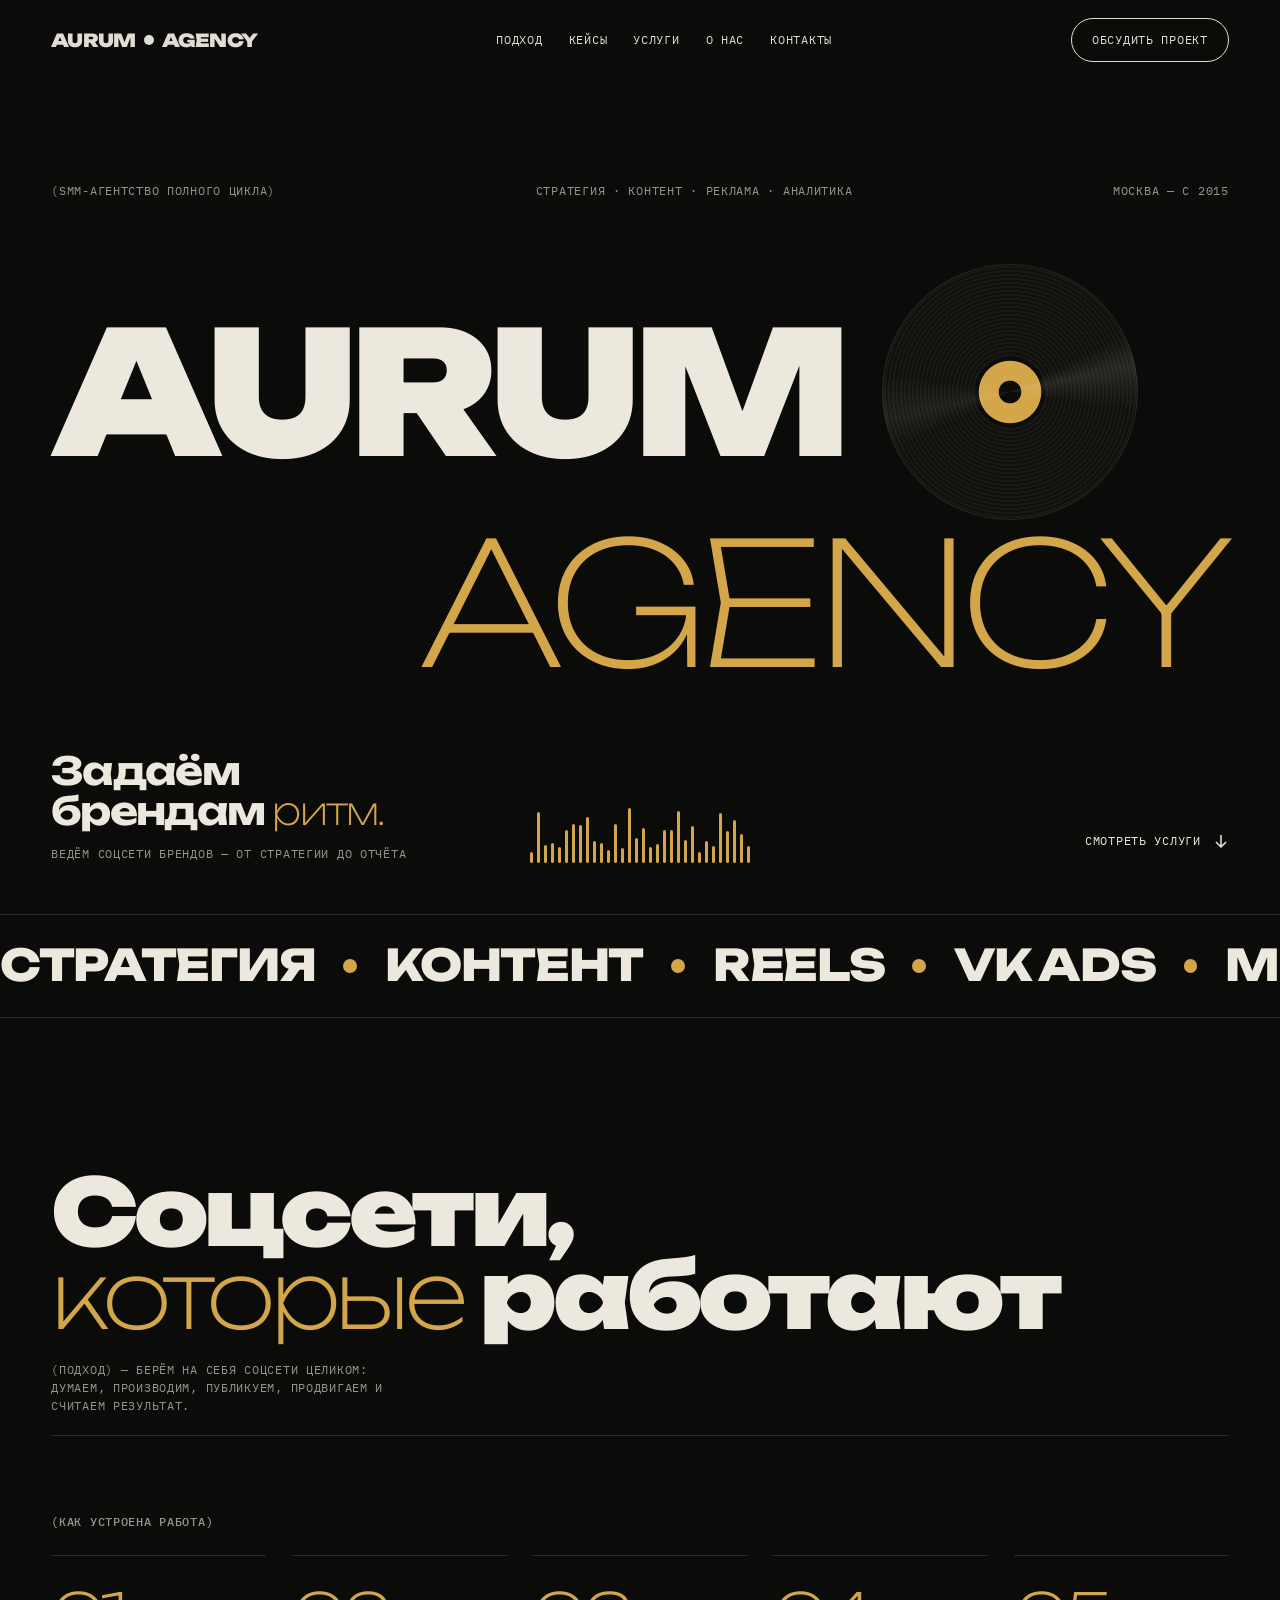
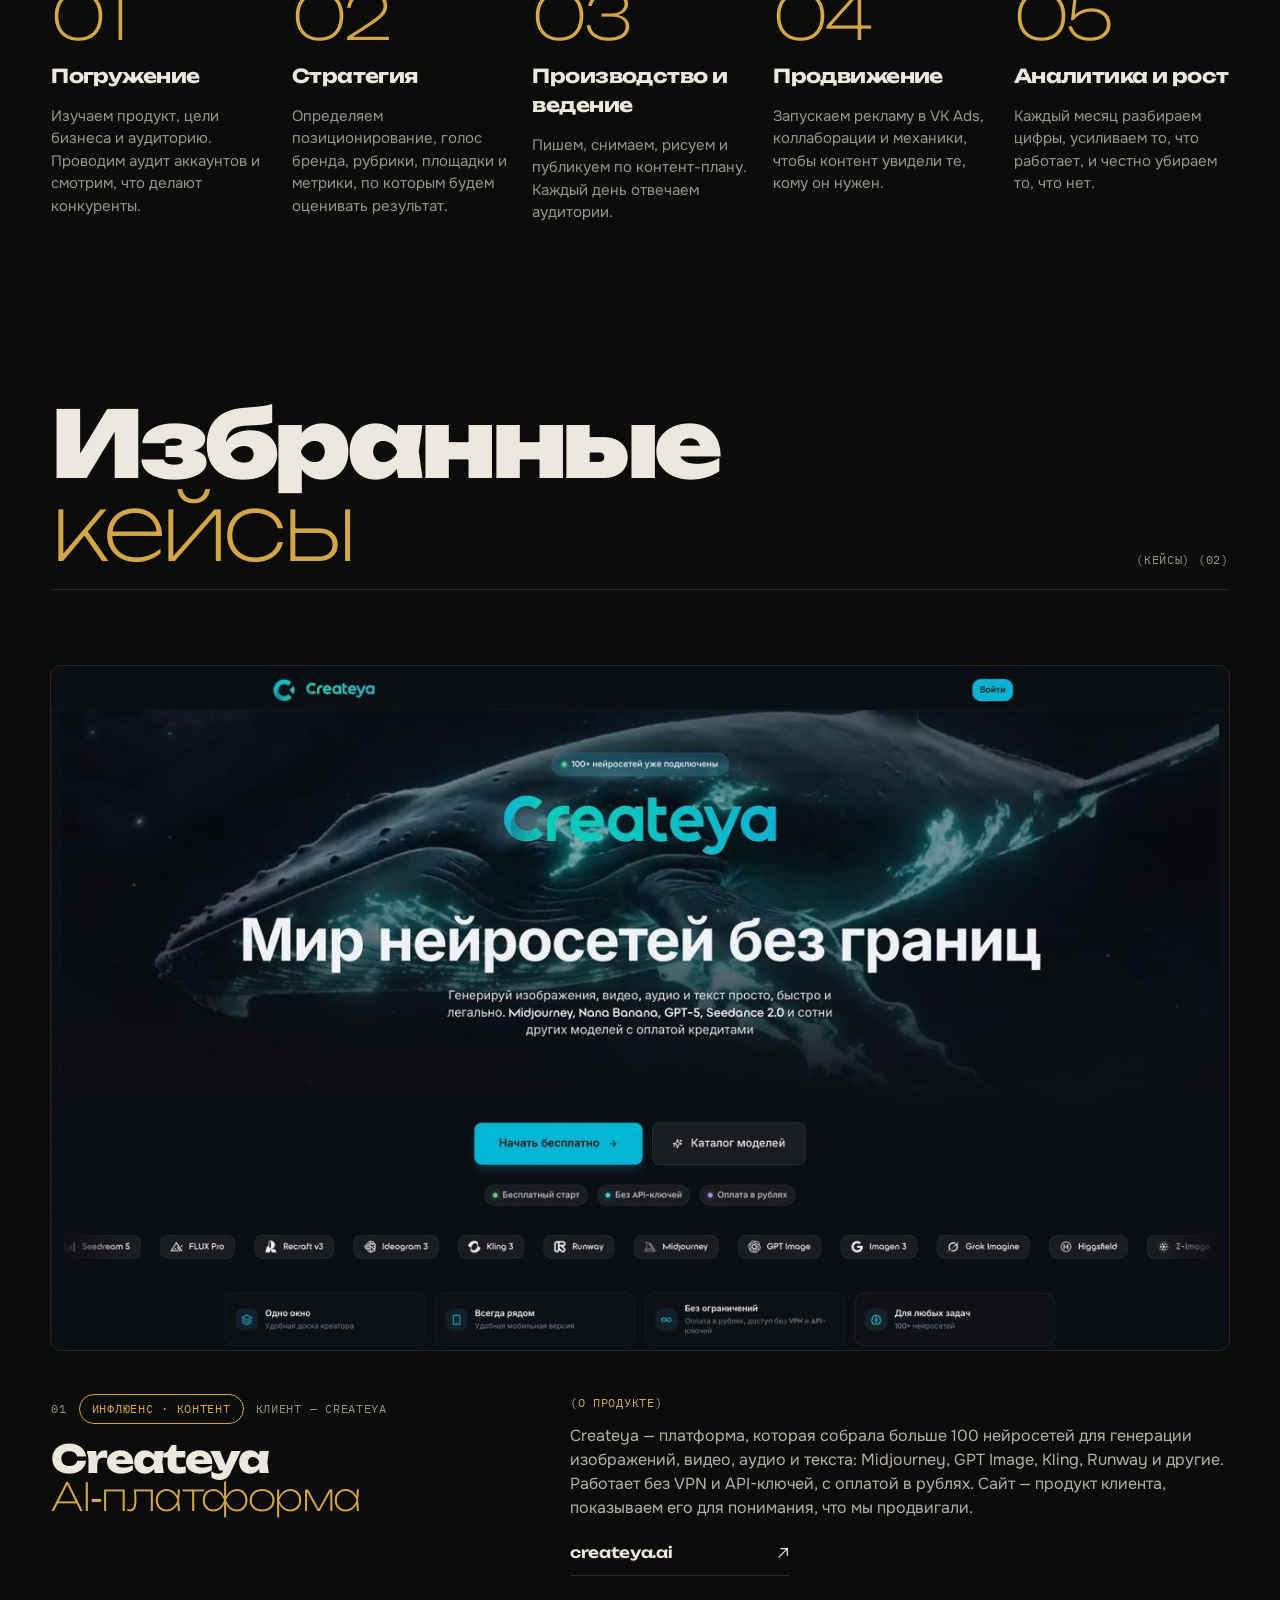
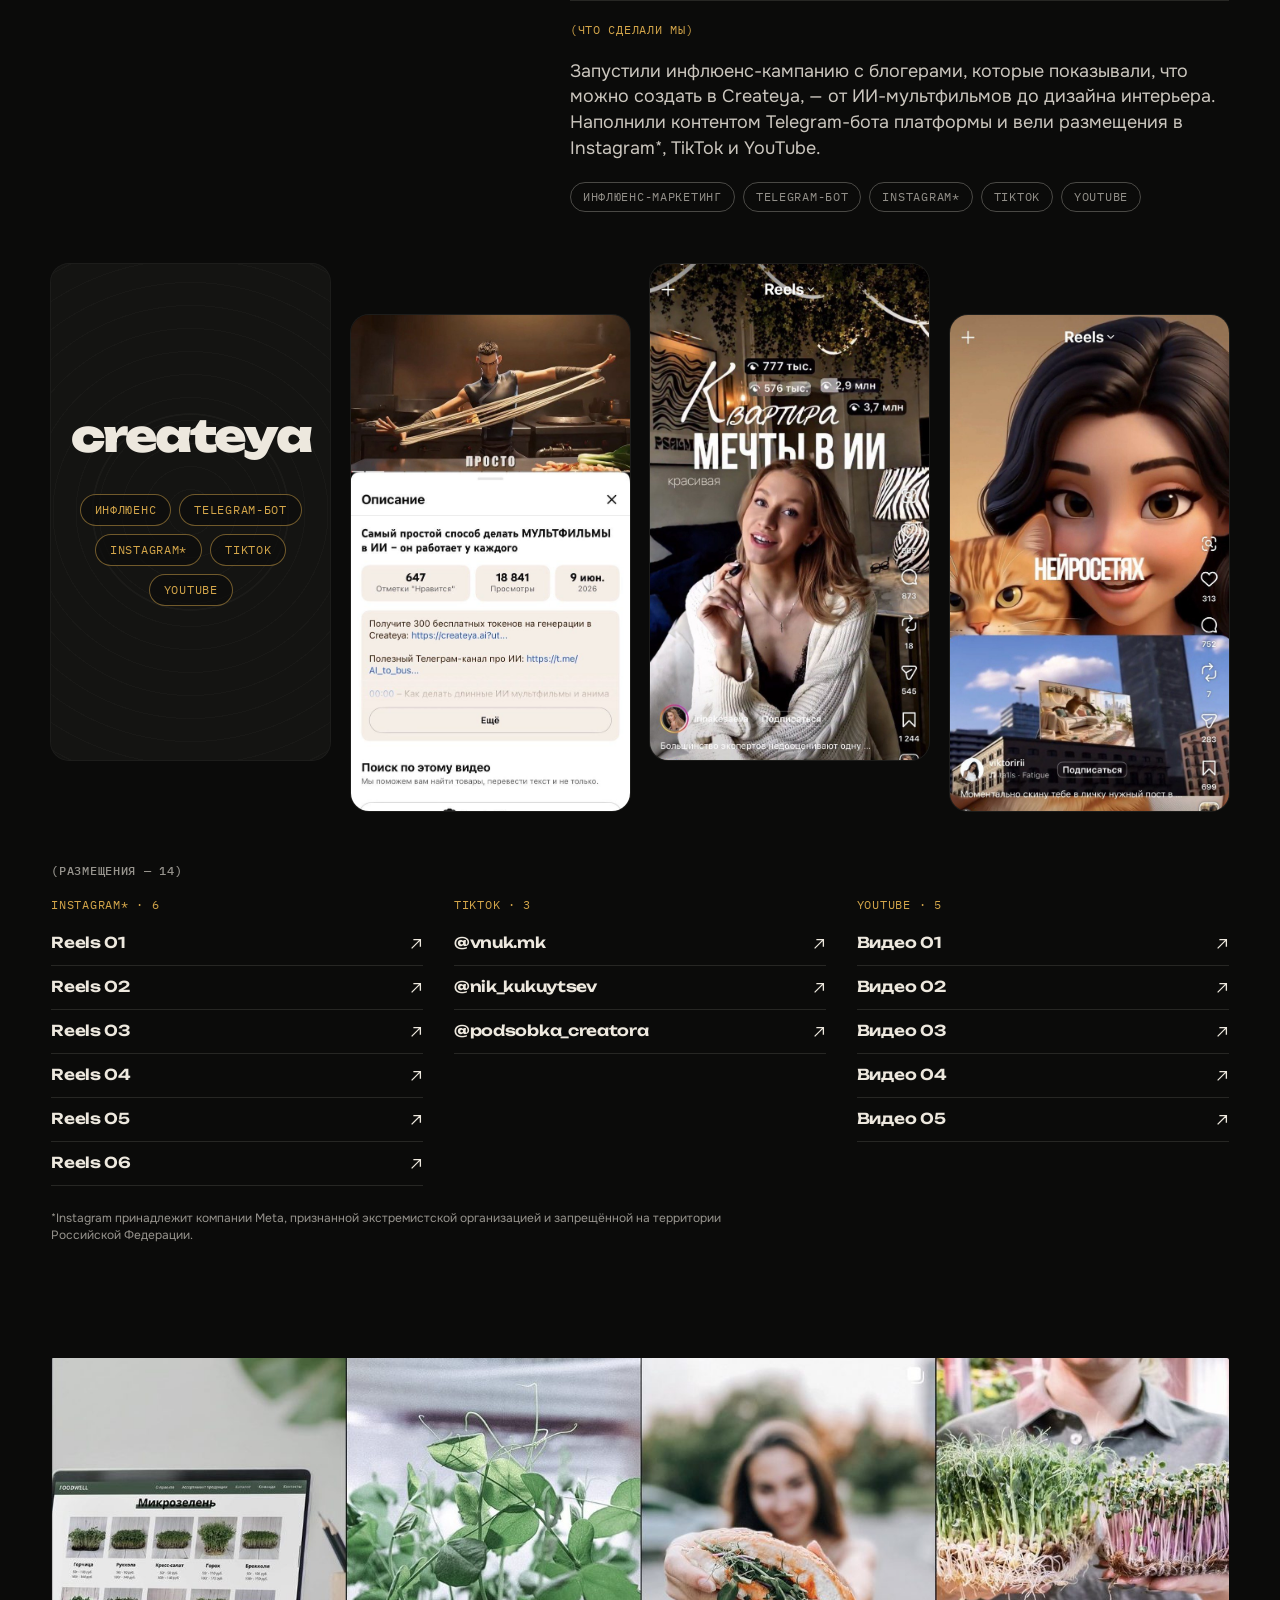
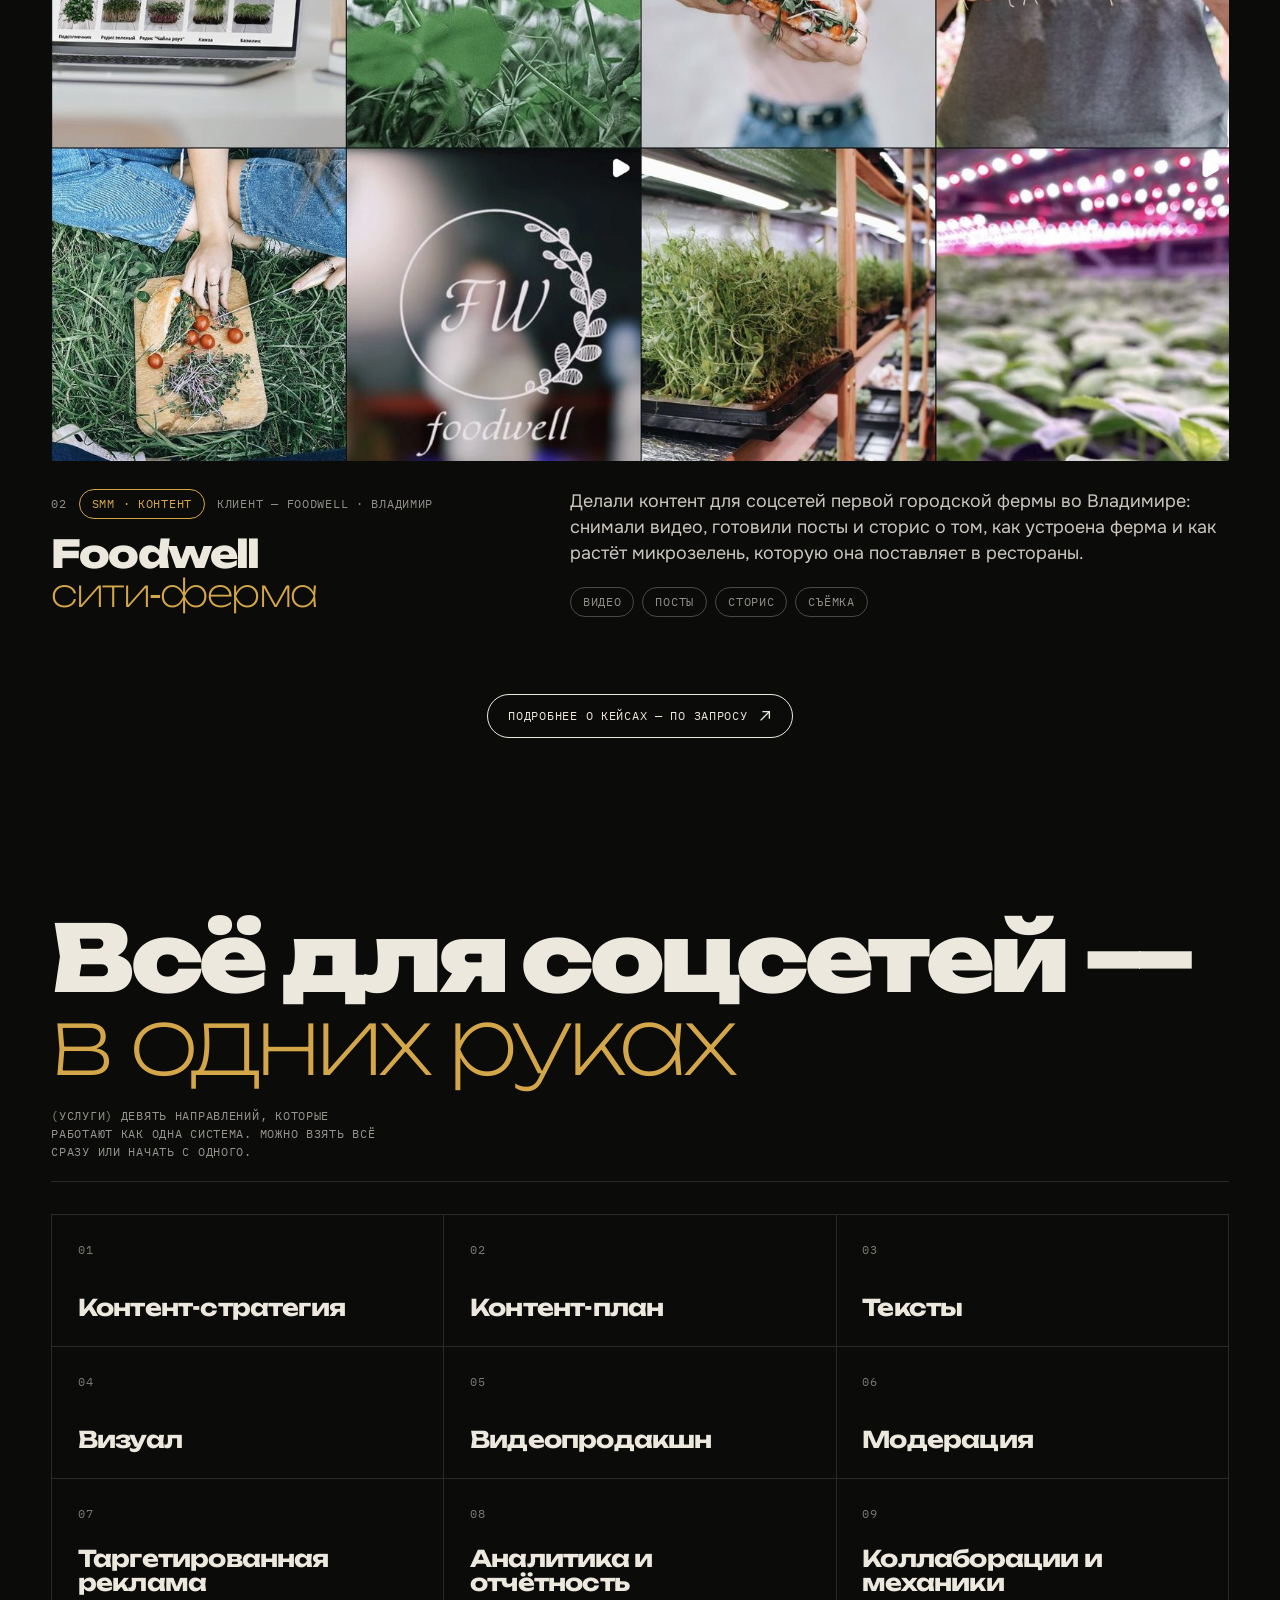
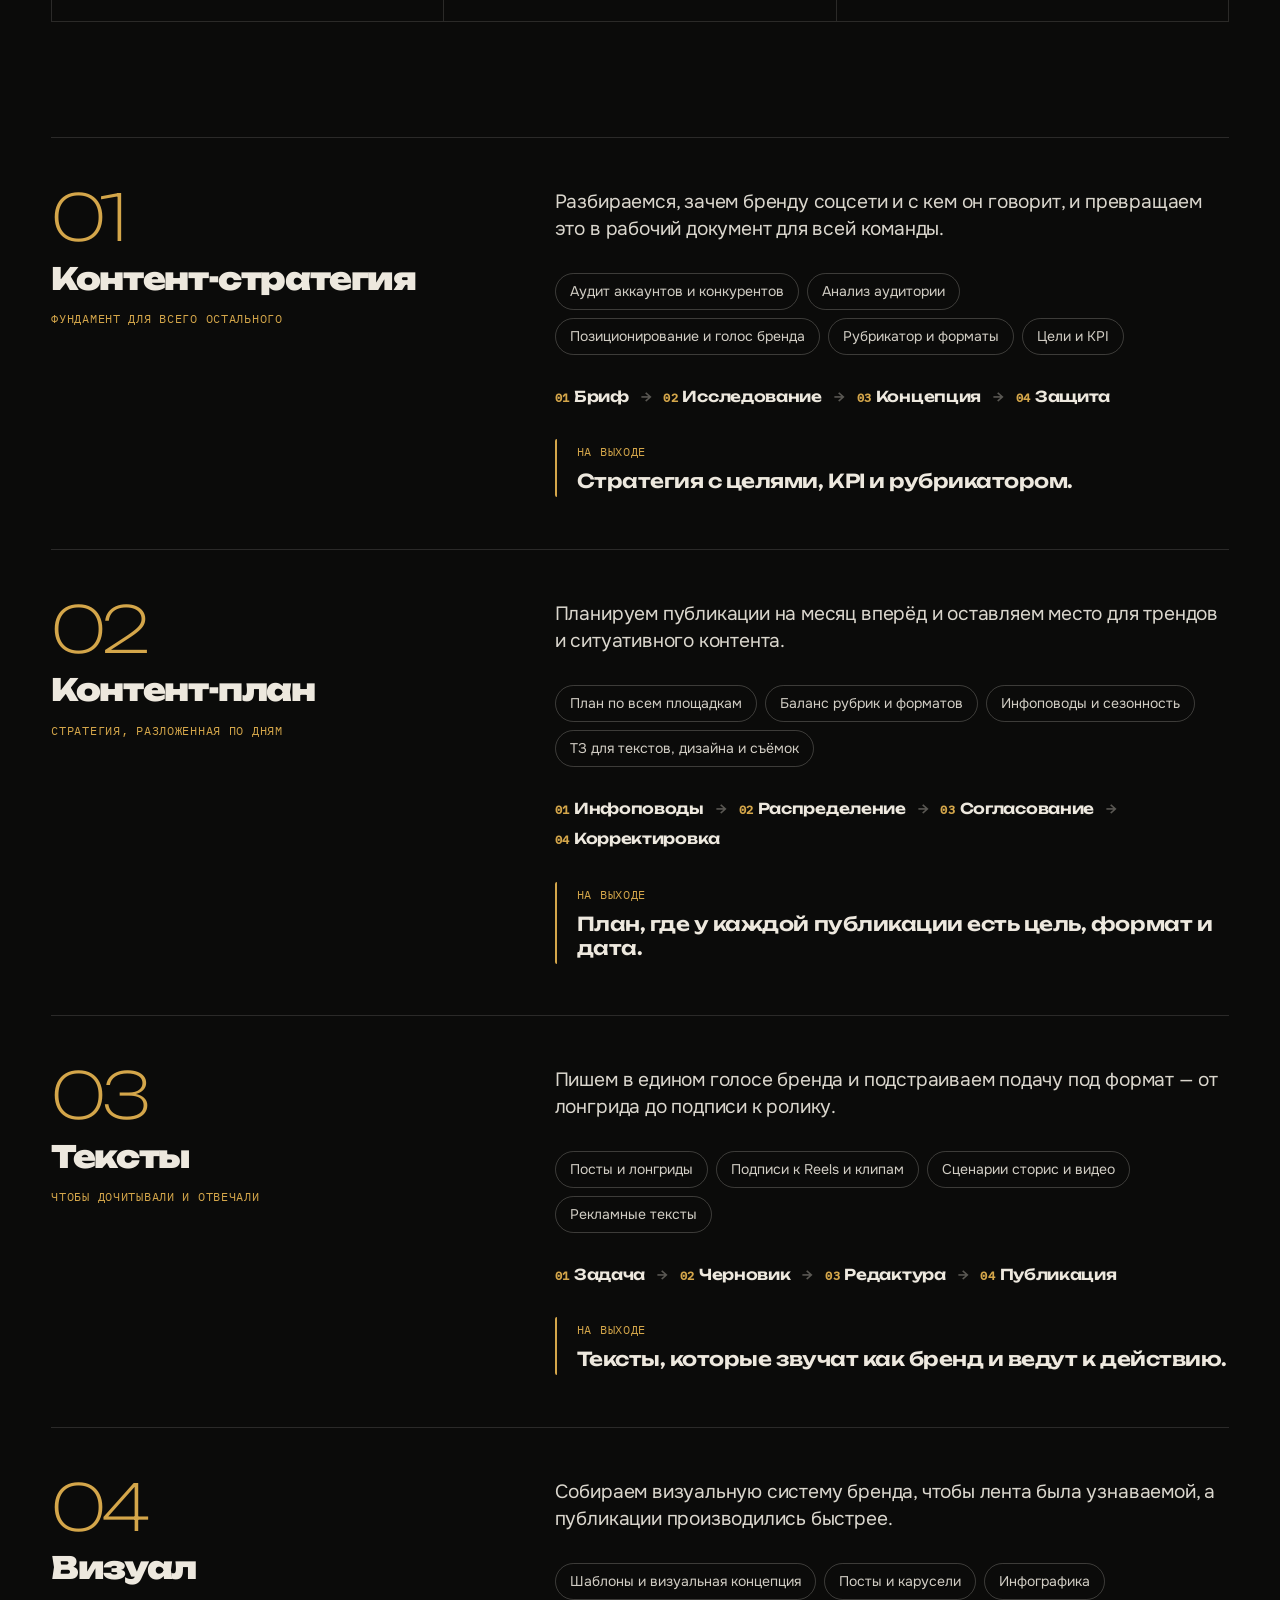
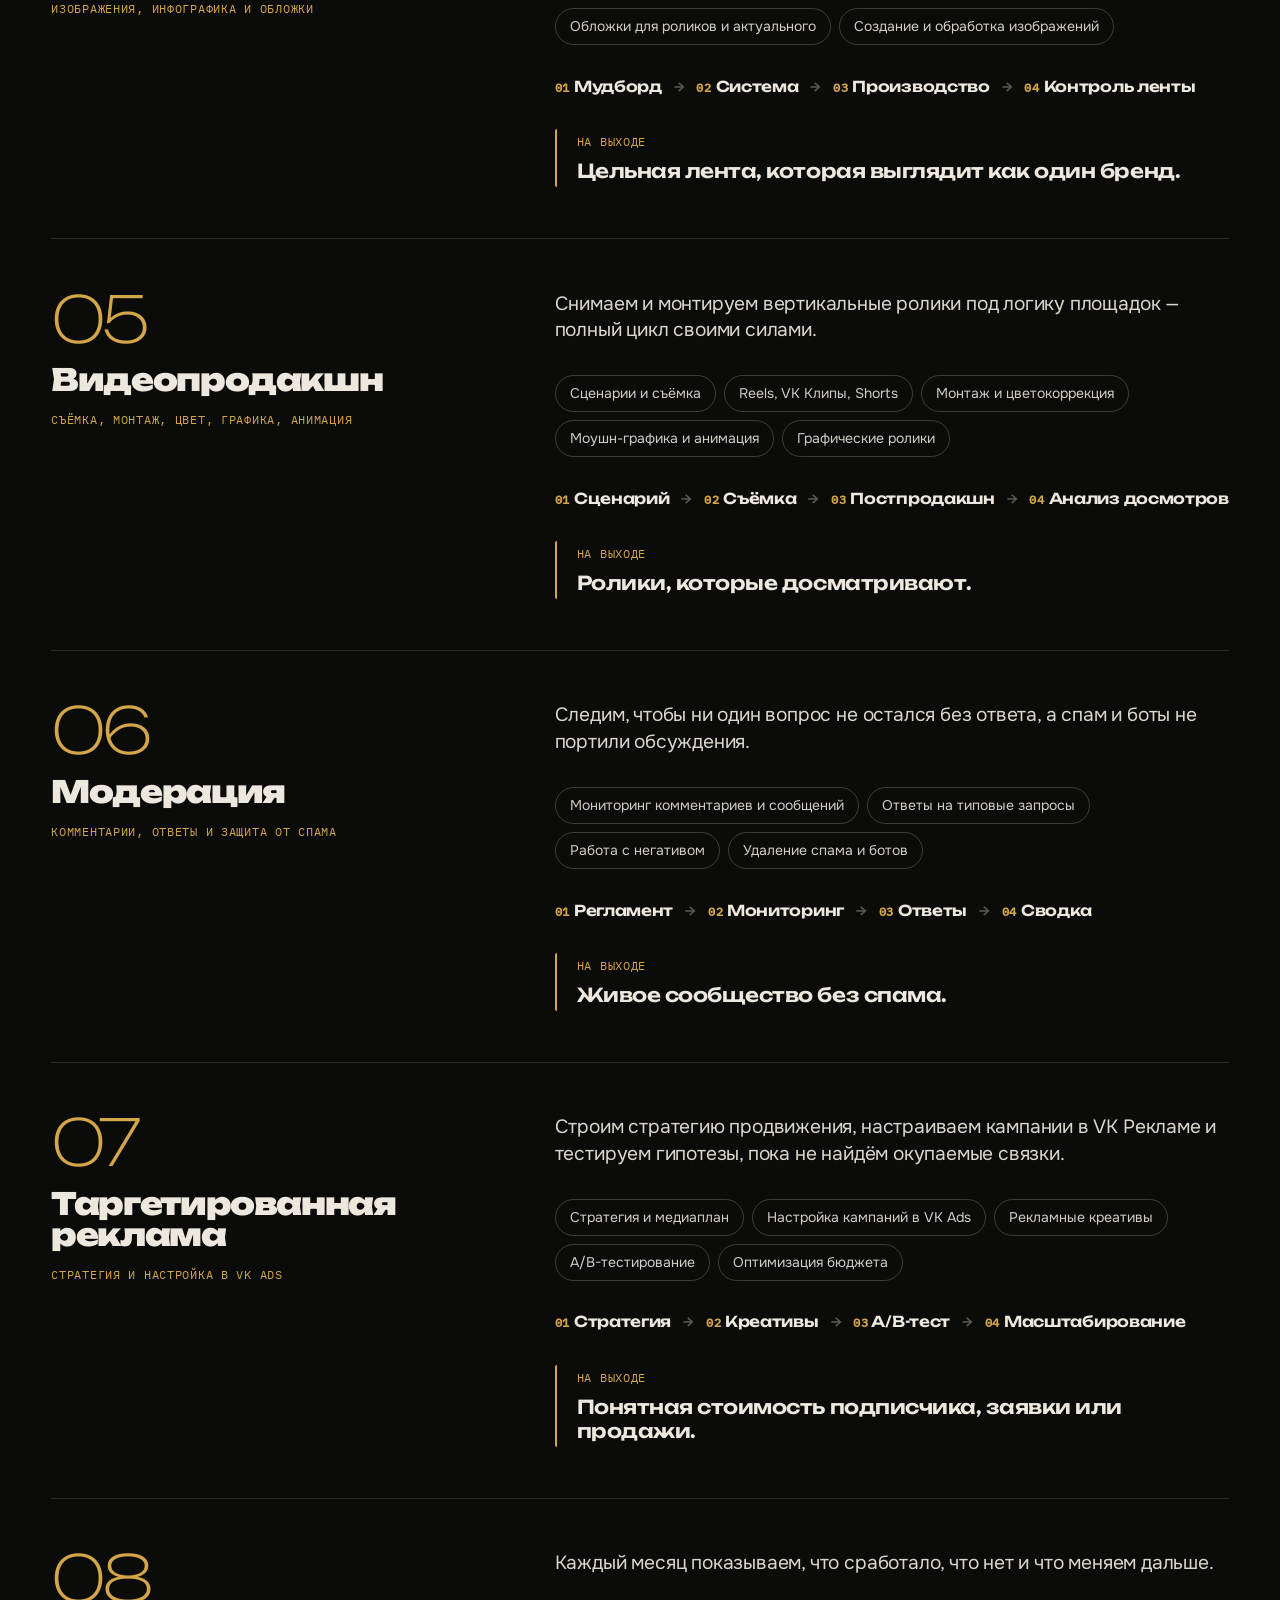
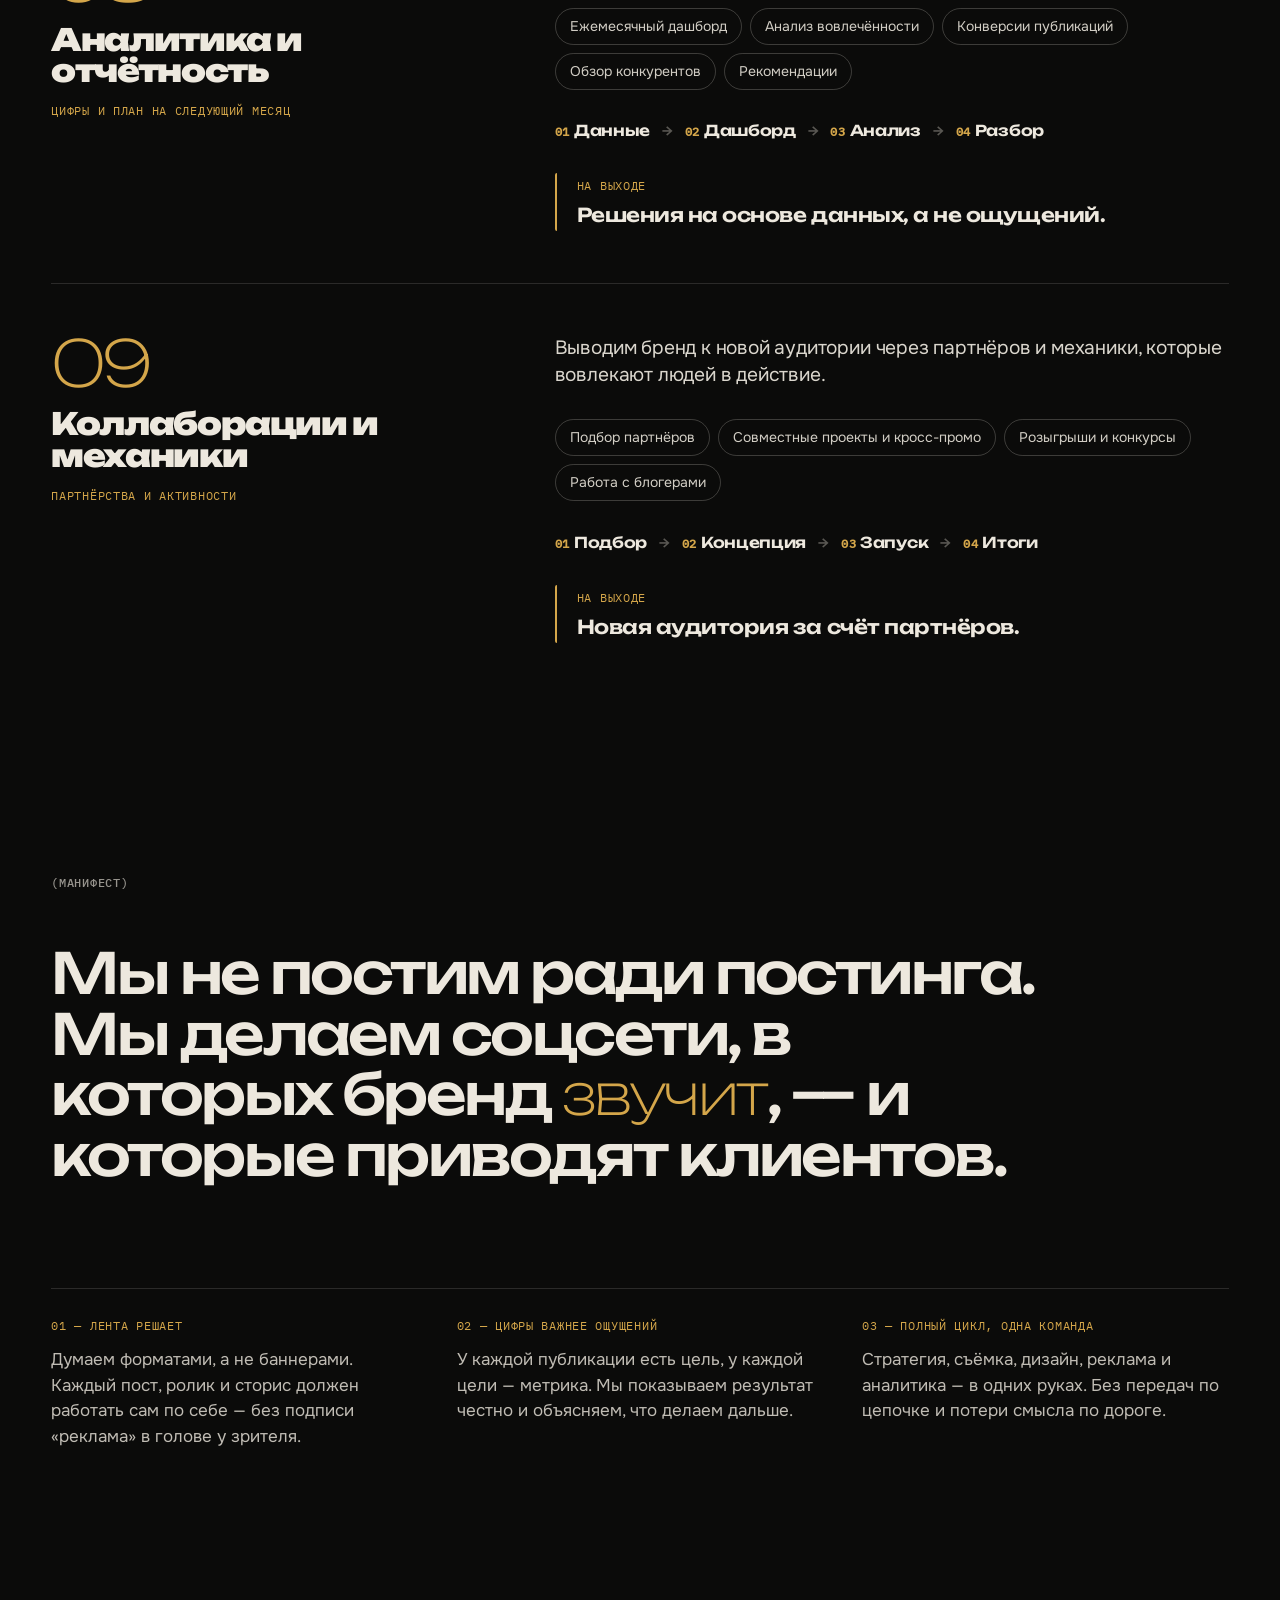
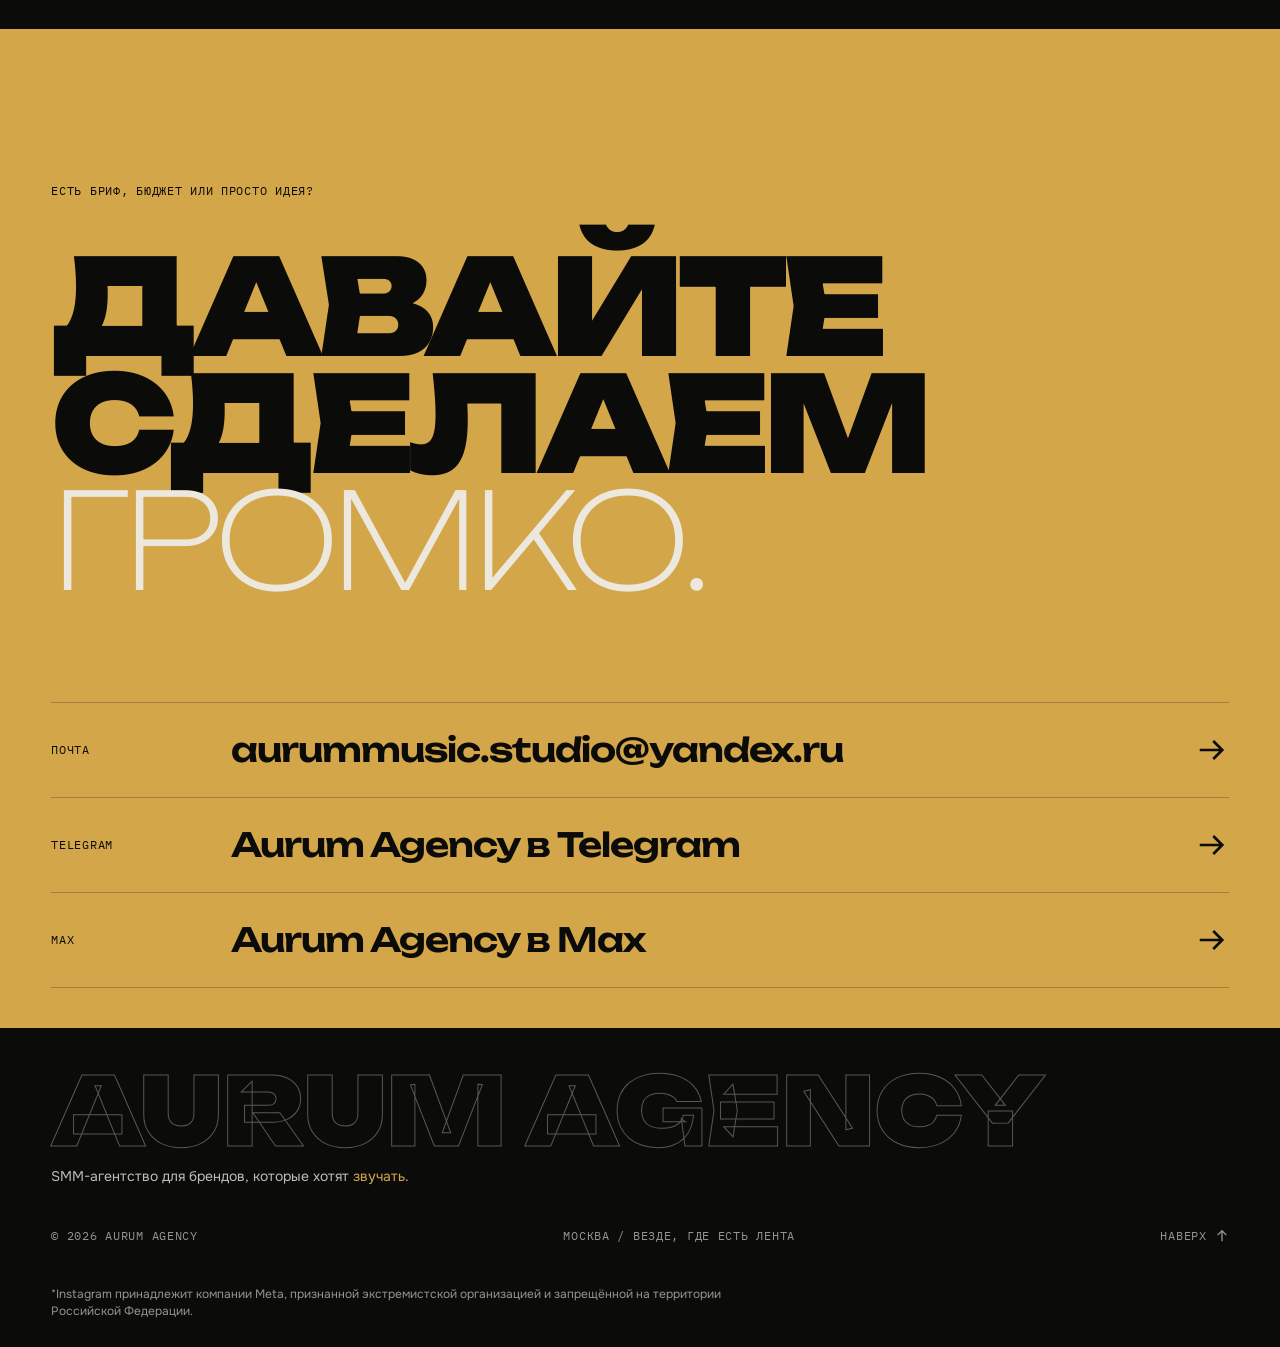
<file: index.html>
<!DOCTYPE html><!--1EvnRXfwAI_FNk3DtaJ1d--><html lang="ru"><head><meta charSet="utf-8"/><meta name="viewport" content="width=device-width, initial-scale=1"/><link rel="stylesheet" href="./_next/static/css/7839065e3d183ce0.css" data-precedence="next"/><link rel="preload" as="script" fetchPriority="low" href="./_next/static/chunks/webpack-c6d7ae6386246f50.js"/><script src="./_next/static/chunks/4bd1b696-c023c6e3521b1417.js" async=""></script><script src="./_next/static/chunks/255-9acdc15b78d766e6.js" async=""></script><script src="./_next/static/chunks/main-app-d9d5d56d1a805d23.js" async=""></script><script src="./_next/static/chunks/356-cbf227d402f2b02e.js" async=""></script><script src="./_next/static/chunks/app/page-a87ced43af4f4119.js" async=""></script><meta name="theme-color" content="#0B0B0A"/><title>Aurum Agency — SMM-агентство полного цикла</title><meta name="description" content="SMM-агентство полного цикла: контент-стратегия, контент-план, тексты, дизайн, видеопродакшн, модерация, таргетированная реклама VK Ads, аналитика и коллаборации. Москва, с 2015 года."/><link rel="canonical" href="https://www.aurummusic.ru"/><meta property="og:title" content="Aurum Agency — SMM-агентство полного цикла"/><meta property="og:description" content="SMM-агентство полного цикла: контент-стратегия, контент-план, тексты, дизайн, видеопродакшн, модерация, таргетированная реклама VK Ads, аналитика и коллаборации. Москва, с 2015 года."/><meta property="og:url" content="https://www.aurummusic.ru"/><meta property="og:site_name" content="Aurum Agency"/><meta property="og:locale" content="ru_RU"/><meta property="og:image" content="https://www.aurummusic.ru/images/cases/foodwell.jpg"/><meta property="og:image:width" content="1600"/><meta property="og:image:height" content="955"/><meta property="og:image:alt" content="Aurum Agency"/><meta property="og:type" content="website"/><meta name="twitter:card" content="summary_large_image"/><meta name="twitter:title" content="Aurum Agency — SMM-агентство полного цикла"/><meta name="twitter:description" content="SMM-агентство полного цикла: контент-стратегия, контент-план, тексты, дизайн, видеопродакшн, модерация, таргетированная реклама VK Ads, аналитика и коллаборации. Москва, с 2015 года."/><meta name="twitter:image" content="https://www.aurummusic.ru/images/cases/foodwell.jpg"/><meta name="twitter:image:width" content="1600"/><meta name="twitter:image:height" content="955"/><meta name="twitter:image:alt" content="Aurum Agency"/><link rel="icon" href="./icon.svg?85871c1190105057" type="image/svg+xml" sizes="any"/><script>document.documentElement.classList.add('js')</script><script src="./_next/static/chunks/polyfills-42372ed130431b0a.js" noModule=""></script></head><body style="--gold:#D4A64A"><div hidden=""><!--$--><!--/$--></div><header class="sticky top-0 z-20 mix-blend-difference"><div class="wrap flex items-center justify-between gap-6 py-[18px]"><a href="#top" aria-label="Aurum Agency — на главную" class="flex items-center gap-2 font-display text-[18px] font-black tracking-[-0.04em]">AURUM<span class="inline-block h-2.5 w-2.5 rounded-full bg-bone" aria-hidden="true"></span>AGENCY</a><nav aria-label="Основное меню" class="mono hidden gap-[26px] sm:flex sm:flex-wrap"><a href="#approach" class="nav-link">Подход</a><a href="#work" class="nav-link">Кейсы</a><a href="#services" class="nav-link">Услуги</a><a href="#about" class="nav-link">О нас</a><a href="#contact" class="nav-link">Контакты</a></nav><a href="#contact" class="pill mono">Обсудить проект</a></div></header><main><section id="top" aria-label="Первый экран" class="pb-[clamp(32px,4vw,56px)] pt-[clamp(40px,8vw,120px)]"><div class="wrap"><div class="mono dim mb-[clamp(28px,5vw,72px)] flex flex-wrap justify-between gap-4"><span>(SMM-агентство полного цикла)</span><span>Стратегия · Контент · Реклама · Аналитика</span><span>Москва — с 2015</span></div><h1 class="m-0"><span class="hero-row flex items-center gap-[clamp(16px,3vw,48px)]"><span class="hero-word rise">AURUM</span><span class="disc" aria-hidden="true"></span></span><span class="hero-row mt-[clamp(6px,1vw,16px)] flex items-end justify-end"><span class="hero-word rise font-extralight text-gold" style="animation-delay:0.12s">AGENCY</span></span></h1><div class="mt-[clamp(40px,6vw,96px)] grid items-end gap-8 [grid-template-columns:repeat(auto-fit,minmax(260px,1fr))]"><div class="flex flex-col gap-3.5"><p class="m-0 max-w-[16ch] font-display text-[clamp(26px,3vw,46px)] font-bold leading-[1.05] tracking-[-0.045em]">Задаём брендам<!-- --> <span class="accent">ритм.</span></p><p class="mono dim m-0">Ведём соцсети брендов — от стратегии до отчёта</p></div><div class="wave justify-self-center" aria-hidden="true"><i style="height:20%;animation-delay:0s"></i><i style="height:91%;animation-delay:0.37s"></i><i style="height:33%;animation-delay:0.74s"></i><i style="height:36%;animation-delay:1.11s"></i><i style="height:29%;animation-delay:0.28s"></i><i style="height:60%;animation-delay:0.65s"></i><i style="height:71%;animation-delay:1.02s"></i><i style="height:69%;animation-delay:0.19s"></i><i style="height:82%;animation-delay:0.56s"></i><i style="height:40%;animation-delay:0.93s"></i><i style="height:36%;animation-delay:0.1s"></i><i style="height:23%;animation-delay:0.47s"></i><i style="height:71%;animation-delay:0.84s"></i><i style="height:28%;animation-delay:0.01s"></i><i style="height:98%;animation-delay:0.38s"></i><i style="height:46%;animation-delay:0.75s"></i><i style="height:63%;animation-delay:1.12s"></i><i style="height:29%;animation-delay:0.29s"></i><i style="height:34%;animation-delay:0.66s"></i><i style="height:60%;animation-delay:1.03s"></i><i style="height:59%;animation-delay:0.2s"></i><i style="height:93%;animation-delay:0.57s"></i><i style="height:41%;animation-delay:0.94s"></i><i style="height:67%;animation-delay:0.11s"></i><i style="height:21%;animation-delay:0.48s"></i><i style="height:40%;animation-delay:0.85s"></i><i style="height:31%;animation-delay:0.02s"></i><i style="height:89%;animation-delay:0.39s"></i><i style="height:57%;animation-delay:0.76s"></i><i style="height:78%;animation-delay:1.13s"></i><i style="height:52%;animation-delay:0.3s"></i><i style="height:30%;animation-delay:0.67s"></i></div><a href="#services" class="mono flex min-h-[44px] items-center gap-3 justify-self-end transition-colors hover:text-gold">Смотреть услуги<svg width="16" height="16" viewBox="0 0 16 16" fill="none" stroke="currentColor" stroke-width="1.5" aria-hidden="true"><path d="M8 2v12M3 9l5 5 5-5"></path></svg></a></div></div></section><div class="marquee" aria-hidden="true"><div class="marquee-track"><span>СТРАТЕГИЯ<b class="marquee-dot"></b>КОНТЕНТ<b class="marquee-dot"></b>REELS<b class="marquee-dot"></b>VK ADS<b class="marquee-dot"></b>МОДЕРАЦИЯ<b class="marquee-dot"></b>АНАЛИТИКА<b class="marquee-dot"></b>КОЛЛАБОРАЦИИ<b class="marquee-dot"></b></span><span>СТРАТЕГИЯ<b class="marquee-dot"></b>КОНТЕНТ<b class="marquee-dot"></b>REELS<b class="marquee-dot"></b>VK ADS<b class="marquee-dot"></b>МОДЕРАЦИЯ<b class="marquee-dot"></b>АНАЛИТИКА<b class="marquee-dot"></b>КОЛЛАБОРАЦИИ<b class="marquee-dot"></b></span></div></div><section id="approach" aria-labelledby="approach-h" class="pt-[clamp(80px,12vw,180px)]"><div class="wrap"><div class="shead" data-reveal="true"><h2 id="approach-h" class="h2">Соцсети,<br/><span class="accent">которые</span> <!-- -->работают</h2><p class="mono dim m-0 max-w-[360px]">(Подход) — Берём на себя соцсети целиком: думаем, производим, публикуем, продвигаем и считаем результат.</p></div><h3 class="mono dim m-0 mt-[clamp(40px,6vw,88px)] font-medium" data-reveal="true">(<!-- -->Как устроена работа<!-- -->)</h3><ol class="steps m-0 mt-6 list-none p-0" data-reveal="true"><li class="step"><span class="step-n">01</span><h4 class="m-0 font-display text-[clamp(18px,1.5vw,22px)] font-bold tracking-[-0.03em]">Погружение</h4><p class="dim m-0 text-[15px] leading-normal">Изучаем продукт, цели бизнеса и аудиторию. Проводим аудит аккаунтов и смотрим, что делают конкуренты.</p></li><li class="step"><span class="step-n">02</span><h4 class="m-0 font-display text-[clamp(18px,1.5vw,22px)] font-bold tracking-[-0.03em]">Стратегия</h4><p class="dim m-0 text-[15px] leading-normal">Определяем позиционирование, голос бренда, рубрики, площадки и метрики, по которым будем оценивать результат.</p></li><li class="step"><span class="step-n">03</span><h4 class="m-0 font-display text-[clamp(18px,1.5vw,22px)] font-bold tracking-[-0.03em]">Производство и ведение</h4><p class="dim m-0 text-[15px] leading-normal">Пишем, снимаем, рисуем и публикуем по контент-плану. Каждый день отвечаем аудитории.</p></li><li class="step"><span class="step-n">04</span><h4 class="m-0 font-display text-[clamp(18px,1.5vw,22px)] font-bold tracking-[-0.03em]">Продвижение</h4><p class="dim m-0 text-[15px] leading-normal">Запускаем рекламу в VK Ads, коллаборации и механики, чтобы контент увидели те, кому он нужен.</p></li><li class="step"><span class="step-n">05</span><h4 class="m-0 font-display text-[clamp(18px,1.5vw,22px)] font-bold tracking-[-0.03em]">Аналитика и рост</h4><p class="dim m-0 text-[15px] leading-normal">Каждый месяц разбираем цифры, усиливаем то, что работает, и честно убираем то, что нет.</p></li></ol></div></section><section id="work" aria-labelledby="work-h" class="pt-[clamp(100px,14vw,220px)]"><div class="wrap"><div class="shead" data-reveal="true"><h2 id="work-h" class="h2">Избранные<br/><span class="accent">кейсы</span></h2><p class="mono dim m-0">(Кейсы)<!-- --> (<!-- -->02<!-- -->)</p></div><div class="mt-[clamp(40px,6vw,88px)] flex flex-col gap-[clamp(72px,9vw,140px)]"><article class="work" data-reveal="true"><div class="media case-product-img mb-[clamp(28px,3.4vw,48px)]" style="aspect-ratio:1280 / 743"><div class="media-in"><img alt="Главная страница сайта Createya: «Мир нейросетей без границ»" loading="lazy" decoding="async" data-nimg="fill" class="object-cover" style="position:absolute;height:100%;width:100%;left:0;top:0;right:0;bottom:0;color:transparent" src="./images/cases/createya-site.jpg"/></div></div><div class="grid gap-6 md:grid-cols-[minmax(0,1fr)_minmax(0,1.4fr)] md:gap-12 "><div class="flex flex-col gap-4"><div class="mono flex flex-wrap items-center gap-3 text-bone/60"><span>01</span><span class="tag tag-gold">Инфлюенс · Контент</span><span>Клиент — <!-- -->Createya</span></div><h3 class="wtitle">Createya<!-- --> <span class="accent">AI‑платформа</span></h3></div><div class="flex flex-col gap-5"><div class="flex flex-col gap-3 border-b pb-6 [border-color:rgba(237,232,222,0.12)]"><p class="mono m-0 text-gold">(О продукте)</p><p class="m-0 text-[clamp(16px,1.25vw,19px)] leading-[1.5] text-bone/75">Createya — платформа, которая собрала больше 100 нейросетей для генерации изображений, видео, аудио и текста: Midjourney, GPT Image, Kling, Runway и другие. Работает без VPN и API-ключей, с оплатой в рублях. Сайт — продукт клиента, показываем его для понимания, что мы продвигали.</p><a href="https://createya.ai" target="_blank" rel="noopener noreferrer" class="placement-link max-w-[220px]"><span>createya.ai</span><svg width="14" height="14" viewBox="0 0 16 16" fill="none" stroke="currentColor" stroke-width="1.5" aria-hidden="true"><path d="M3 13L13 3M5 3h8v8"></path></svg></a></div><p class="mono m-0 text-gold">(Что сделали мы)</p><p class="m-0 text-[clamp(17px,1.4vw,22px)] leading-[1.45] text-bone/85">Запустили инфлюенс-кампанию с блогерами, которые показывали, что можно создать в Createya, — от ИИ-мультфильмов до дизайна интерьера. Наполнили контентом Telegram-бота платформы и вели размещения в Instagram*, TikTok и YouTube.</p><ul class="mono m-0 flex list-none flex-wrap gap-2 p-0 text-bone/60"><li class="tag">Инфлюенс-маркетинг</li><li class="tag">Telegram-бот</li><li class="tag">Instagram*</li><li class="tag">TikTok</li><li class="tag">YouTube</li></ul></div></div><div class="mt-[clamp(32px,4vw,56px)]"><div class="case-gallery-box"><ul class="case-gallery m-0 list-none p-0"><li class="case-gallery-tile case-cover" role="img" aria-label="Createya: Инфлюенс-маркетинг, Telegram-бот, Instagram*, TikTok, YouTube"><div class="case-cover-in absolute inset-0"><span class="case-cover-word !text-[clamp(30px,3.4vw,56px)]">createya</span><ul class="case-cover-chips"><li class="mono">Инфлюенс</li><li class="mono">Telegram-бот</li><li class="mono">Instagram*</li><li class="mono">TikTok</li><li class="mono">YouTube</li></ul></div></li><li class="case-gallery-tile"><img alt="YouTube: ролик «Самый простой способ делать мультфильмы в ИИ» с интеграцией Createya" loading="lazy" decoding="async" data-nimg="fill" class="object-cover object-top" style="position:absolute;height:100%;width:100%;left:0;top:0;right:0;bottom:0;color:transparent" src="./images/cases/createya-youtube.jpg"/></li><li class="case-gallery-tile"><img alt="Reels блогера: «Квартира мечты в ИИ»" loading="lazy" decoding="async" data-nimg="fill" class="object-cover object-top" style="position:absolute;height:100%;width:100%;left:0;top:0;right:0;bottom:0;color:transparent" src="./images/cases/createya-reels-1.jpg"/></li><li class="case-gallery-tile"><img alt="Reels блогера о нейросетях" loading="lazy" decoding="async" data-nimg="fill" class="object-cover object-top" style="position:absolute;height:100%;width:100%;left:0;top:0;right:0;bottom:0;color:transparent" src="./images/cases/createya-reels-2.jpg"/></li></ul></div></div><div class="mt-[clamp(32px,4vw,56px)]"><h4 class="mono dim m-0 mb-4 font-medium">(Размещения — <!-- -->14<!-- -->)</h4><div class="placements"><div class="placement-col"><p class="mono m-0 mb-2 text-gold">Instagram*<!-- --> · <!-- -->6</p><ul class="m-0 list-none p-0"><li><a href="https://www.instagram.com/reel/DZ0N3rZtuDm/" target="_blank" rel="noopener noreferrer" class="placement-link"><span>Reels 01</span><svg width="14" height="14" viewBox="0 0 16 16" fill="none" stroke="currentColor" stroke-width="1.5" aria-hidden="true"><path d="M3 13L13 3M5 3h8v8"></path></svg></a></li><li><a href="https://www.instagram.com/reel/DYwZJu5oWO3/" target="_blank" rel="noopener noreferrer" class="placement-link"><span>Reels 02</span><svg width="14" height="14" viewBox="0 0 16 16" fill="none" stroke="currentColor" stroke-width="1.5" aria-hidden="true"><path d="M3 13L13 3M5 3h8v8"></path></svg></a></li><li><a href="https://www.instagram.com/reel/DYsD19Bsf9J/" target="_blank" rel="noopener noreferrer" class="placement-link"><span>Reels 03</span><svg width="14" height="14" viewBox="0 0 16 16" fill="none" stroke="currentColor" stroke-width="1.5" aria-hidden="true"><path d="M3 13L13 3M5 3h8v8"></path></svg></a></li><li><a href="https://www.instagram.com/reel/DYrUVkZAaG2/" target="_blank" rel="noopener noreferrer" class="placement-link"><span>Reels 04</span><svg width="14" height="14" viewBox="0 0 16 16" fill="none" stroke="currentColor" stroke-width="1.5" aria-hidden="true"><path d="M3 13L13 3M5 3h8v8"></path></svg></a></li><li><a href="https://www.instagram.com/reel/DZMUH1wtxum/" target="_blank" rel="noopener noreferrer" class="placement-link"><span>Reels 05</span><svg width="14" height="14" viewBox="0 0 16 16" fill="none" stroke="currentColor" stroke-width="1.5" aria-hidden="true"><path d="M3 13L13 3M5 3h8v8"></path></svg></a></li><li><a href="https://www.instagram.com/reel/DY7IjBHpDDL/" target="_blank" rel="noopener noreferrer" class="placement-link"><span>Reels 06</span><svg width="14" height="14" viewBox="0 0 16 16" fill="none" stroke="currentColor" stroke-width="1.5" aria-hidden="true"><path d="M3 13L13 3M5 3h8v8"></path></svg></a></li></ul></div><div class="placement-col"><p class="mono m-0 mb-2 text-gold">TikTok<!-- --> · <!-- -->3</p><ul class="m-0 list-none p-0"><li><a href="https://www.tiktok.com/@vnuk.mk/video/7644051510191557920" target="_blank" rel="noopener noreferrer" class="placement-link"><span>@vnuk.mk</span><svg width="14" height="14" viewBox="0 0 16 16" fill="none" stroke="currentColor" stroke-width="1.5" aria-hidden="true"><path d="M3 13L13 3M5 3h8v8"></path></svg></a></li><li><a href="https://www.tiktok.com/@nik_kukuytsev/video/7644128468552207624" target="_blank" rel="noopener noreferrer" class="placement-link"><span>@nik_kukuytsev</span><svg width="14" height="14" viewBox="0 0 16 16" fill="none" stroke="currentColor" stroke-width="1.5" aria-hidden="true"><path d="M3 13L13 3M5 3h8v8"></path></svg></a></li><li><a href="https://www.tiktok.com/@podsobka_creatora" target="_blank" rel="noopener noreferrer" class="placement-link"><span>@podsobka_creatora</span><svg width="14" height="14" viewBox="0 0 16 16" fill="none" stroke="currentColor" stroke-width="1.5" aria-hidden="true"><path d="M3 13L13 3M5 3h8v8"></path></svg></a></li></ul></div><div class="placement-col"><p class="mono m-0 mb-2 text-gold">YouTube<!-- --> · <!-- -->5</p><ul class="m-0 list-none p-0"><li><a href="https://www.youtube.com/watch?v=pljxpX87quo" target="_blank" rel="noopener noreferrer" class="placement-link"><span>Видео 01</span><svg width="14" height="14" viewBox="0 0 16 16" fill="none" stroke="currentColor" stroke-width="1.5" aria-hidden="true"><path d="M3 13L13 3M5 3h8v8"></path></svg></a></li><li><a href="https://www.youtube.com/watch?v=Plxu5cmzH1A" target="_blank" rel="noopener noreferrer" class="placement-link"><span>Видео 02</span><svg width="14" height="14" viewBox="0 0 16 16" fill="none" stroke="currentColor" stroke-width="1.5" aria-hidden="true"><path d="M3 13L13 3M5 3h8v8"></path></svg></a></li><li><a href="https://www.youtube.com/watch?v=ONcR6OIncfs" target="_blank" rel="noopener noreferrer" class="placement-link"><span>Видео 03</span><svg width="14" height="14" viewBox="0 0 16 16" fill="none" stroke="currentColor" stroke-width="1.5" aria-hidden="true"><path d="M3 13L13 3M5 3h8v8"></path></svg></a></li><li><a href="https://www.youtube.com/watch?v=O0lvKQHfqaY" target="_blank" rel="noopener noreferrer" class="placement-link"><span>Видео 04</span><svg width="14" height="14" viewBox="0 0 16 16" fill="none" stroke="currentColor" stroke-width="1.5" aria-hidden="true"><path d="M3 13L13 3M5 3h8v8"></path></svg></a></li><li><a href="https://youtube.com/shorts/HYki2XkHZzM" target="_blank" rel="noopener noreferrer" class="placement-link"><span>Видео 05</span><svg width="14" height="14" viewBox="0 0 16 16" fill="none" stroke="currentColor" stroke-width="1.5" aria-hidden="true"><path d="M3 13L13 3M5 3h8v8"></path></svg></a></li></ul></div></div></div><p class="dim m-0 mt-6 max-w-[720px] text-[12px] leading-snug">*Instagram принадлежит компании Meta, признанной экстремистской организацией и запрещённой на территории Российской Федерации.</p></article><article class="work" data-reveal="true"><div class="media bg-[#141412]" style="aspect-ratio:1600 / 955"><div class="media-in parallax"><img alt="Лента Foodwell: микрозелень, ферма, сэндвичи" loading="lazy" decoding="async" data-nimg="fill" class="object-cover" style="position:absolute;height:100%;width:100%;left:0;top:0;right:0;bottom:0;color:transparent" src="./images/cases/foodwell.jpg"/></div></div><div class="grid gap-6 md:grid-cols-[minmax(0,1fr)_minmax(0,1.4fr)] md:gap-12 mt-7"><div class="flex flex-col gap-4"><div class="mono flex flex-wrap items-center gap-3 text-bone/60"><span>02</span><span class="tag tag-gold">SMM · Контент</span><span>Клиент — <!-- -->Foodwell<!-- --> · Владимир</span></div><h3 class="wtitle">Foodwell<!-- --> <span class="accent">сити‑ферма</span></h3></div><div class="flex flex-col gap-5"><p class="m-0 text-[clamp(17px,1.4vw,22px)] leading-[1.45] text-bone/85">Делали контент для соцсетей первой городской фермы во Владимире: снимали видео, готовили посты и сторис о том, как устроена ферма и как растёт микрозелень, которую она поставляет в рестораны.</p><ul class="mono m-0 flex list-none flex-wrap gap-2 p-0 text-bone/60"><li class="tag">Видео</li><li class="tag">Посты</li><li class="tag">Сторис</li><li class="tag">Съёмка</li></ul></div></div></article></div><div class="mt-[clamp(48px,6vw,88px)] flex justify-center"><a class="pill mono" href="#contact">Подробнее о кейсах — по запросу<svg width="14" height="14" viewBox="0 0 16 16" fill="none" stroke="currentColor" stroke-width="1.5" aria-hidden="true"><path d="M3 13L13 3M5 3h8v8"></path></svg></a></div></div></section><section id="services" aria-labelledby="svc-h" class="pt-[clamp(100px,14vw,220px)]"><div class="wrap"><div class="shead" data-reveal="true"><h2 id="svc-h" class="h2">Всё для соцсетей —<br/><span class="accent">в одних руках</span></h2><p class="mono dim m-0 max-w-[340px]">(Услуги)<!-- --> <!-- -->Девять направлений, которые работают как одна система. Можно взять всё сразу или начать с одного.</p></div><nav aria-label="Услуги" class="svc-index mt-8" data-reveal="true"><a href="#strategy" class="svc-index-cell"><span class="mono">01</span><span class="svc-index-name">Контент-стратегия</span><svg width="14" height="14" viewBox="0 0 16 16" fill="none" stroke="currentColor" stroke-width="1.5" aria-hidden="true" class="svc-index-arrow"><path d="M8 2v12M3 9l5 5 5-5"></path></svg></a><a href="#content-plan" class="svc-index-cell"><span class="mono">02</span><span class="svc-index-name">Контент-план</span><svg width="14" height="14" viewBox="0 0 16 16" fill="none" stroke="currentColor" stroke-width="1.5" aria-hidden="true" class="svc-index-arrow"><path d="M8 2v12M3 9l5 5 5-5"></path></svg></a><a href="#texts" class="svc-index-cell"><span class="mono">03</span><span class="svc-index-name">Тексты</span><svg width="14" height="14" viewBox="0 0 16 16" fill="none" stroke="currentColor" stroke-width="1.5" aria-hidden="true" class="svc-index-arrow"><path d="M8 2v12M3 9l5 5 5-5"></path></svg></a><a href="#visual" class="svc-index-cell"><span class="mono">04</span><span class="svc-index-name">Визуал</span><svg width="14" height="14" viewBox="0 0 16 16" fill="none" stroke="currentColor" stroke-width="1.5" aria-hidden="true" class="svc-index-arrow"><path d="M8 2v12M3 9l5 5 5-5"></path></svg></a><a href="#video" class="svc-index-cell"><span class="mono">05</span><span class="svc-index-name">Видеопродакшн</span><svg width="14" height="14" viewBox="0 0 16 16" fill="none" stroke="currentColor" stroke-width="1.5" aria-hidden="true" class="svc-index-arrow"><path d="M8 2v12M3 9l5 5 5-5"></path></svg></a><a href="#moderation" class="svc-index-cell"><span class="mono">06</span><span class="svc-index-name">Модерация</span><svg width="14" height="14" viewBox="0 0 16 16" fill="none" stroke="currentColor" stroke-width="1.5" aria-hidden="true" class="svc-index-arrow"><path d="M8 2v12M3 9l5 5 5-5"></path></svg></a><a href="#ads" class="svc-index-cell"><span class="mono">07</span><span class="svc-index-name">Таргетированная реклама</span><svg width="14" height="14" viewBox="0 0 16 16" fill="none" stroke="currentColor" stroke-width="1.5" aria-hidden="true" class="svc-index-arrow"><path d="M8 2v12M3 9l5 5 5-5"></path></svg></a><a href="#analytics" class="svc-index-cell"><span class="mono">08</span><span class="svc-index-name">Аналитика и отчётность</span><svg width="14" height="14" viewBox="0 0 16 16" fill="none" stroke="currentColor" stroke-width="1.5" aria-hidden="true" class="svc-index-arrow"><path d="M8 2v12M3 9l5 5 5-5"></path></svg></a><a href="#collabs" class="svc-index-cell"><span class="mono">09</span><span class="svc-index-name">Коллаборации и механики</span><svg width="14" height="14" viewBox="0 0 16 16" fill="none" stroke="currentColor" stroke-width="1.5" aria-hidden="true" class="svc-index-arrow"><path d="M8 2v12M3 9l5 5 5-5"></path></svg></a></nav><div class="mt-[clamp(64px,9vw,140px)]"><article id="strategy" class="svc-block" aria-labelledby="strategy-h"><header class="svc-head" data-reveal="true"><span class="svc-n">01</span><h3 id="strategy-h" class="svc-name">Контент-стратегия</h3><p class="mono m-0 text-gold">Фундамент для всего остального</p></header><div class="svc-body" data-reveal="true"><p class="svc-lead">Разбираемся, зачем бренду соцсети и с кем он говорит, и превращаем это в рабочий документ для всей команды.</p><ul class="svc-list"><li>Аудит аккаунтов и конкурентов</li><li>Анализ аудитории</li><li>Позиционирование и голос бренда</li><li>Рубрикатор и форматы</li><li>Цели и KPI</li></ul><ol class="svc-chain" aria-label="Этапы работы"><li><span class="mono text-gold">01</span> <!-- -->Бриф</li><li><span class="mono text-gold">02</span> <!-- -->Исследование</li><li><span class="mono text-gold">03</span> <!-- -->Концепция</li><li><span class="mono text-gold">04</span> <!-- -->Защита</li></ol><p class="svc-result"><span class="mono">На выходе</span><span>Стратегия с целями, KPI и рубрикатором.</span></p></div></article><article id="content-plan" class="svc-block" aria-labelledby="content-plan-h"><header class="svc-head" data-reveal="true"><span class="svc-n">02</span><h3 id="content-plan-h" class="svc-name">Контент-план</h3><p class="mono m-0 text-gold">Стратегия, разложенная по дням</p></header><div class="svc-body" data-reveal="true"><p class="svc-lead">Планируем публикации на месяц вперёд и оставляем место для трендов и ситуативного контента.</p><ul class="svc-list"><li>План по всем площадкам</li><li>Баланс рубрик и форматов</li><li>Инфоповоды и сезонность</li><li>ТЗ для текстов, дизайна и съёмок</li></ul><ol class="svc-chain" aria-label="Этапы работы"><li><span class="mono text-gold">01</span> <!-- -->Инфоповоды</li><li><span class="mono text-gold">02</span> <!-- -->Распределение</li><li><span class="mono text-gold">03</span> <!-- -->Согласование</li><li><span class="mono text-gold">04</span> <!-- -->Корректировка</li></ol><p class="svc-result"><span class="mono">На выходе</span><span>План, где у каждой публикации есть цель, формат и дата.</span></p></div></article><article id="texts" class="svc-block" aria-labelledby="texts-h"><header class="svc-head" data-reveal="true"><span class="svc-n">03</span><h3 id="texts-h" class="svc-name">Тексты</h3><p class="mono m-0 text-gold">Чтобы дочитывали и отвечали</p></header><div class="svc-body" data-reveal="true"><p class="svc-lead">Пишем в едином голосе бренда и подстраиваем подачу под формат — от лонгрида до подписи к ролику.</p><ul class="svc-list"><li>Посты и лонгриды</li><li>Подписи к Reels и клипам</li><li>Сценарии сторис и видео</li><li>Рекламные тексты</li></ul><ol class="svc-chain" aria-label="Этапы работы"><li><span class="mono text-gold">01</span> <!-- -->Задача</li><li><span class="mono text-gold">02</span> <!-- -->Черновик</li><li><span class="mono text-gold">03</span> <!-- -->Редактура</li><li><span class="mono text-gold">04</span> <!-- -->Публикация</li></ol><p class="svc-result"><span class="mono">На выходе</span><span>Тексты, которые звучат как бренд и ведут к действию.</span></p></div></article><article id="visual" class="svc-block" aria-labelledby="visual-h"><header class="svc-head" data-reveal="true"><span class="svc-n">04</span><h3 id="visual-h" class="svc-name">Визуал</h3><p class="mono m-0 text-gold">Изображения, инфографика и обложки</p></header><div class="svc-body" data-reveal="true"><p class="svc-lead">Собираем визуальную систему бренда, чтобы лента была узнаваемой, а публикации производились быстрее.</p><ul class="svc-list"><li>Шаблоны и визуальная концепция</li><li>Посты и карусели</li><li>Инфографика</li><li>Обложки для роликов и актуального</li><li>Создание и обработка изображений</li></ul><ol class="svc-chain" aria-label="Этапы работы"><li><span class="mono text-gold">01</span> <!-- -->Мудборд</li><li><span class="mono text-gold">02</span> <!-- -->Система</li><li><span class="mono text-gold">03</span> <!-- -->Производство</li><li><span class="mono text-gold">04</span> <!-- -->Контроль ленты</li></ol><p class="svc-result"><span class="mono">На выходе</span><span>Цельная лента, которая выглядит как один бренд.</span></p></div></article><article id="video" class="svc-block" aria-labelledby="video-h"><header class="svc-head" data-reveal="true"><span class="svc-n">05</span><h3 id="video-h" class="svc-name">Видеопродакшн</h3><p class="mono m-0 text-gold">Съёмка, монтаж, цвет, графика, анимация</p></header><div class="svc-body" data-reveal="true"><p class="svc-lead">Снимаем и монтируем вертикальные ролики под логику площадок — полный цикл своими силами.</p><ul class="svc-list"><li>Сценарии и съёмка</li><li>Reels, VK Клипы, Shorts</li><li>Монтаж и цветокоррекция</li><li>Моушн-графика и анимация</li><li>Графические ролики</li></ul><ol class="svc-chain" aria-label="Этапы работы"><li><span class="mono text-gold">01</span> <!-- -->Сценарий</li><li><span class="mono text-gold">02</span> <!-- -->Съёмка</li><li><span class="mono text-gold">03</span> <!-- -->Постпродакшн</li><li><span class="mono text-gold">04</span> <!-- -->Анализ досмотров</li></ol><p class="svc-result"><span class="mono">На выходе</span><span>Ролики, которые досматривают.</span></p></div></article><article id="moderation" class="svc-block" aria-labelledby="moderation-h"><header class="svc-head" data-reveal="true"><span class="svc-n">06</span><h3 id="moderation-h" class="svc-name">Модерация</h3><p class="mono m-0 text-gold">Комментарии, ответы и защита от спама</p></header><div class="svc-body" data-reveal="true"><p class="svc-lead">Следим, чтобы ни один вопрос не остался без ответа, а спам и боты не портили обсуждения.</p><ul class="svc-list"><li>Мониторинг комментариев и сообщений</li><li>Ответы на типовые запросы</li><li>Работа с негативом</li><li>Удаление спама и ботов</li></ul><ol class="svc-chain" aria-label="Этапы работы"><li><span class="mono text-gold">01</span> <!-- -->Регламент</li><li><span class="mono text-gold">02</span> <!-- -->Мониторинг</li><li><span class="mono text-gold">03</span> <!-- -->Ответы</li><li><span class="mono text-gold">04</span> <!-- -->Сводка</li></ol><p class="svc-result"><span class="mono">На выходе</span><span>Живое сообщество без спама.</span></p></div></article><article id="ads" class="svc-block" aria-labelledby="ads-h"><header class="svc-head" data-reveal="true"><span class="svc-n">07</span><h3 id="ads-h" class="svc-name">Таргетированная реклама</h3><p class="mono m-0 text-gold">Стратегия и настройка в VK Ads</p></header><div class="svc-body" data-reveal="true"><p class="svc-lead">Строим стратегию продвижения, настраиваем кампании в VK Рекламе и тестируем гипотезы, пока не найдём окупаемые связки.</p><ul class="svc-list"><li>Стратегия и медиаплан</li><li>Настройка кампаний в VK Ads</li><li>Рекламные креативы</li><li>A/B-тестирование</li><li>Оптимизация бюджета</li></ul><ol class="svc-chain" aria-label="Этапы работы"><li><span class="mono text-gold">01</span> <!-- -->Стратегия</li><li><span class="mono text-gold">02</span> <!-- -->Креативы</li><li><span class="mono text-gold">03</span> <!-- -->A/B-тест</li><li><span class="mono text-gold">04</span> <!-- -->Масштабирование</li></ol><p class="svc-result"><span class="mono">На выходе</span><span>Понятная стоимость подписчика, заявки или продажи.</span></p></div></article><article id="analytics" class="svc-block" aria-labelledby="analytics-h"><header class="svc-head" data-reveal="true"><span class="svc-n">08</span><h3 id="analytics-h" class="svc-name">Аналитика и отчётность</h3><p class="mono m-0 text-gold">Цифры и план на следующий месяц</p></header><div class="svc-body" data-reveal="true"><p class="svc-lead">Каждый месяц показываем, что сработало, что нет и что меняем дальше.</p><ul class="svc-list"><li>Ежемесячный дашборд</li><li>Анализ вовлечённости</li><li>Конверсии публикаций</li><li>Обзор конкурентов</li><li>Рекомендации</li></ul><ol class="svc-chain" aria-label="Этапы работы"><li><span class="mono text-gold">01</span> <!-- -->Данные</li><li><span class="mono text-gold">02</span> <!-- -->Дашборд</li><li><span class="mono text-gold">03</span> <!-- -->Анализ</li><li><span class="mono text-gold">04</span> <!-- -->Разбор</li></ol><p class="svc-result"><span class="mono">На выходе</span><span>Решения на основе данных, а не ощущений.</span></p></div></article><article id="collabs" class="svc-block" aria-labelledby="collabs-h"><header class="svc-head" data-reveal="true"><span class="svc-n">09</span><h3 id="collabs-h" class="svc-name">Коллаборации и механики</h3><p class="mono m-0 text-gold">Партнёрства и активности</p></header><div class="svc-body" data-reveal="true"><p class="svc-lead">Выводим бренд к новой аудитории через партнёров и механики, которые вовлекают людей в действие.</p><ul class="svc-list"><li>Подбор партнёров</li><li>Совместные проекты и кросс-промо</li><li>Розыгрыши и конкурсы</li><li>Работа с блогерами</li></ul><ol class="svc-chain" aria-label="Этапы работы"><li><span class="mono text-gold">01</span> <!-- -->Подбор</li><li><span class="mono text-gold">02</span> <!-- -->Концепция</li><li><span class="mono text-gold">03</span> <!-- -->Запуск</li><li><span class="mono text-gold">04</span> <!-- -->Итоги</li></ol><p class="svc-result"><span class="mono">На выходе</span><span>Новая аудитория за счёт партнёров.</span></p></div></article></div></div></section><section id="about" aria-labelledby="about-h" class="py-[clamp(100px,14vw,220px)]"><div class="wrap"><h2 id="about-h" class="mono dim m-0 mb-[clamp(28px,4vw,56px)] font-medium" data-reveal="true">(Манифест)</h2><p class="manifesto" data-reveal="true">Мы не постим ради постинга. Мы делаем соцсети, в которых бренд<!-- --> <span class="accent">звучит</span>, — и которые приводят клиентов.</p><div class="mt-[clamp(56px,8vw,120px)] grid gap-[clamp(20px,3vw,48px)] border-t pt-7 [border-color:rgba(237,232,222,0.14)] sm:grid-cols-3" data-reveal="true"><div class="flex flex-col gap-3"><span class="mono text-gold">01 — Лента решает</span><p class="m-0 text-[17px] leading-normal text-bone/80">Думаем форматами, а не баннерами. Каждый пост, ролик и сторис должен работать сам по себе — без подписи «реклама» в голове у зрителя.</p></div><div class="flex flex-col gap-3"><span class="mono text-gold">02 — Цифры важнее ощущений</span><p class="m-0 text-[17px] leading-normal text-bone/80">У каждой публикации есть цель, у каждой цели — метрика. Мы показываем результат честно и объясняем, что делаем дальше.</p></div><div class="flex flex-col gap-3"><span class="mono text-gold">03 — Полный цикл, одна команда</span><p class="m-0 text-[17px] leading-normal text-bone/80">Стратегия, съёмка, дизайн, реклама и аналитика — в одних руках. Без передач по цепочке и потери смысла по дороге.</p></div></div></div></section></main><footer id="contact" aria-labelledby="contact-h" class="bg-gold text-ink"><div class="wrap pb-10 pt-[clamp(80px,12vw,180px)]"><p class="mono m-0 mb-[clamp(24px,4vw,48px)]">Есть бриф, бюджет или просто идея?</p><h2 id="contact-h" class="loud"><span>ДАВАЙТЕ</span><span>СДЕЛАЕМ</span><span class="font-extralight text-bone">ГРОМКО.</span></h2><div class="mt-[clamp(56px,8vw,120px)] border-t [border-color:rgba(11,11,10,0.25)]"><a href="mailto:aurummusic.studio@yandex.ru" class="clink"><span class="mono clink-label">Почта</span><span class="clink-value">aurummusic.studio@yandex.ru</span><svg width="36" height="36" viewBox="0 0 16 16" fill="none" stroke="currentColor" stroke-width="1.2" aria-hidden="true"><path d="M3 8h10M9 4l4 4-4 4"></path></svg></a><a href="https://t.me/aurummusic" class="clink" target="_blank" rel="noopener noreferrer"><span class="mono clink-label">Telegram</span><span class="clink-value">Aurum Agency в Telegram</span><svg width="36" height="36" viewBox="0 0 16 16" fill="none" stroke="currentColor" stroke-width="1.2" aria-hidden="true"><path d="M3 8h10M9 4l4 4-4 4"></path></svg></a><a href="https://max.ru/u/f9LHodD0cOJzfpGwyF8bVXijXXDw2UXuY0yIFoYDX6Z-3VqY6HwIhBq7L-U" class="clink" target="_blank" rel="noopener noreferrer"><span class="mono clink-label">Max</span><span class="clink-value">Aurum Agency в Max</span><svg width="36" height="36" viewBox="0 0 16 16" fill="none" stroke="currentColor" stroke-width="1.2" aria-hidden="true"><path d="M3 8h10M9 4l4 4-4 4"></path></svg></a></div></div><div class="bg-ink text-bone"><div class="wrap flex flex-col gap-7 pb-7 pt-10"><div class="flex flex-col gap-3.5"><p class="footer-word" aria-hidden="true">AURUM AGENCY</p><p class="m-0 text-sm leading-snug text-bone/80">SMM-агентство для брендов, которые хотят<!-- --> <span class="text-gold">звучать</span>.</p></div><div class="mono dim flex flex-wrap items-center justify-between gap-4"><span>© 2026 Aurum Agency</span><span>Москва / везде, где есть лента</span><a href="#top" class="flex min-h-[44px] items-center gap-2 transition-colors hover:text-gold">Наверх<svg width="14" height="14" viewBox="0 0 16 16" fill="none" stroke="currentColor" stroke-width="1.5" aria-hidden="true"><path d="M8 14V2M3 7l5-5 5 5"></path></svg></a></div><p class="dim m-0 max-w-[720px] text-[12px] leading-snug">*Instagram принадлежит компании Meta, признанной экстремистской организацией и запрещённой на территории Российской Федерации.</p></div></div></footer><!--$--><!--/$--><script src="./_next/static/chunks/webpack-c6d7ae6386246f50.js" id="_R_" async=""></script><script>(self.__next_f=self.__next_f||[]).push([0])</script><script>self.__next_f.push([1,"1:\"$Sreact.fragment\"\n2:I[9766,[],\"\"]\n3:I[8924,[],\"\"]\n11:I[7150,[],\"\"]\n:HL[\"./_next/static/css/7839065e3d183ce0.css\",\"style\"]\n"])</script><script>self.__next_f.push([1,"0:{\"P\":null,\"b\":\"1EvnRXfwAI_FNk3DtaJ1d\",\"p\":\"\",\"c\":[\"\",\"\"],\"i\":false,\"f\":[[[\"\",{\"children\":[\"__PAGE__\",{}]},\"$undefined\",\"$undefined\",true],[\"\",[\"$\",\"$1\",\"c\",{\"children\":[[[\"$\",\"link\",\"0\",{\"rel\":\"stylesheet\",\"href\":\"./_next/static/css/7839065e3d183ce0.css\",\"precedence\":\"next\",\"crossOrigin\":\"$undefined\",\"nonce\":\"$undefined\"}]],[\"$\",\"html\",null,{\"lang\":\"ru\",\"suppressHydrationWarning\":true,\"children\":[[\"$\",\"head\",null,{\"children\":[\"$\",\"script\",null,{\"dangerouslySetInnerHTML\":{\"__html\":\"document.documentElement.classList.add('js')\"}}]}],[\"$\",\"body\",null,{\"style\":{\"--gold\":\"#D4A64A\"},\"children\":[\"$\",\"$L2\",null,{\"parallelRouterKey\":\"children\",\"error\":\"$undefined\",\"errorStyles\":\"$undefined\",\"errorScripts\":\"$undefined\",\"template\":[\"$\",\"$L3\",null,{}],\"templateStyles\":\"$undefined\",\"templateScripts\":\"$undefined\",\"notFound\":[[[\"$\",\"title\",null,{\"children\":\"404: This page could not be found.\"}],[\"$\",\"div\",null,{\"style\":{\"fontFamily\":\"system-ui,\\\"Segoe UI\\\",Roboto,Helvetica,Arial,sans-serif,\\\"Apple Color Emoji\\\",\\\"Segoe UI Emoji\\\"\",\"height\":\"100vh\",\"textAlign\":\"center\",\"display\":\"flex\",\"flexDirection\":\"column\",\"alignItems\":\"center\",\"justifyContent\":\"center\"},\"children\":[\"$\",\"div\",null,{\"children\":[[\"$\",\"style\",null,{\"dangerouslySetInnerHTML\":{\"__html\":\"body{color:#000;background:#fff;margin:0}.next-error-h1{border-right:1px solid rgba(0,0,0,.3)}@media (prefers-color-scheme:dark){body{color:#fff;background:#000}.next-error-h1{border-right:1px solid rgba(255,255,255,.3)}}\"}}],[\"$\",\"h1\",null,{\"className\":\"next-error-h1\",\"style\":{\"display\":\"inline-block\",\"margin\":\"0 20px 0 0\",\"padding\":\"0 23px 0 0\",\"fontSize\":24,\"fontWeight\":500,\"verticalAlign\":\"top\",\"lineHeight\":\"49px\"},\"children\":404}],[\"$\",\"div\",null,{\"style\":{\"display\":\"inline-block\"},\"children\":[\"$\",\"h2\",null,{\"style\":{\"fontSize\":14,\"fontWeight\":400,\"lineHeight\":\"49px\",\"margin\":0},\"children\":\"This page could not be found.\"}]}]]}]}]],[]],\"forbidden\":\"$undefined\",\"unauthorized\":\"$undefined\"}]}]]}]]}],{\"children\":[\"__PAGE__\",[\"$\",\"$1\",\"c\",{\"children\":[[[\"$\",\"header\",null,{\"className\":\"sticky top-0 z-20 mix-blend-difference\",\"children\":[\"$\",\"div\",null,{\"className\":\"wrap flex items-center justify-between gap-6 py-[18px]\",\"children\":[[\"$\",\"a\",null,{\"href\":\"#top\",\"aria-label\":\"Aurum Agency — на главную\",\"className\":\"flex items-center gap-2 font-display text-[18px] font-black tracking-[-0.04em]\",\"children\":[\"AURUM\",[\"$\",\"span\",null,{\"className\":\"inline-block h-2.5 w-2.5 rounded-full bg-bone\",\"aria-hidden\":\"true\"}],\"AGENCY\"]}],[\"$\",\"nav\",null,{\"aria-label\":\"Основное меню\",\"className\":\"mono hidden gap-[26px] sm:flex sm:flex-wrap\",\"children\":[[\"$\",\"a\",\"#approach\",{\"href\":\"#approach\",\"className\":\"nav-link\",\"children\":\"Подход\"}],[\"$\",\"a\",\"#work\",{\"href\":\"#work\",\"className\":\"nav-link\",\"children\":\"Кейсы\"}],[\"$\",\"a\",\"#services\",{\"href\":\"#services\",\"className\":\"nav-link\",\"children\":\"Услуги\"}],[\"$\",\"a\",\"#about\",{\"href\":\"#about\",\"className\":\"nav-link\",\"children\":\"О нас\"}],[\"$\",\"a\",\"#contact\",{\"href\":\"#contact\",\"className\":\"nav-link\",\"children\":\"Контакты\"}]]}],[\"$\",\"a\",null,{\"href\":\"#contact\",\"className\":\"pill mono\",\"children\":\"Обсудить проект\"}]]}]}],[\"$\",\"main\",null,{\"children\":[[[\"$\",\"section\",null,{\"id\":\"top\",\"aria-label\":\"Первый экран\",\"className\":\"pb-[clamp(32px,4vw,56px)] pt-[clamp(40px,8vw,120px)]\",\"children\":[\"$\",\"div\",null,{\"className\":\"wrap\",\"children\":[[\"$\",\"div\",null,{\"className\":\"mono dim mb-[clamp(28px,5vw,72px)] flex flex-wrap justify-between gap-4\",\"children\":[[\"$\",\"span\",\"(SMM-агентство полного цикла)\",{\"children\":\"(SMM-агентство полного цикла)\"}],[\"$\",\"span\",\"Стратегия · Контент · Реклама · Аналитика\",{\"children\":\"Стратегия · Контент · Реклама · Аналитика\"}],[\"$\",\"span\",\"Москва — с 2015\",{\"children\":\"Москва — с 2015\"}]]}],[\"$\",\"h1\",null,{\"className\":\"m-0\",\"children\":[[\"$\",\"span\",null,{\"className\":\"hero-row flex items-center gap-[clamp(16px,3vw,48px)]\",\"children\":[[\"$\",\"span\",null,{\"className\":\"hero-word rise\",\"children\":\"AURUM\"}],[\"$\",\"span\",null,{\"className\":\"disc\",\"aria-hidden\":\"true\"}]]}],[\"$\",\"span\",null,{\"className\":\"hero-row mt-[clamp(6px,1vw,16px)] flex items-end justify-end\",\"children\":[\"$\",\"span\",null,{\"className\":\"hero-word rise font-extralight text-gold\",\"style\":{\"animationDelay\":\"0.12s\"},\"children\":\"AGENCY\"}]}]]}],[\"$\",\"div\",null,{\"className\":\"mt-[clamp(40px,6vw,96px)] grid items-end gap-8 [grid-template-columns:repeat(auto-fit,minmax(260px,1fr))]\",\"children\":[[\"$\",\"div\",null,{\"className\":\"flex flex-col gap-3.5\",\"children\":[[\"$\",\"p\",null,{\"className\":\"m-0 max-w-[16ch] font-display text-[clamp(26px,3vw,46px)] font-bold leading-[1.05] tracking-[-0.045em]\",\"children\":[\"Задаём брендам\",\" \",\"$L4\"]}],\"$L5\"]}],\"$L6\",\"$L7\"]}]]}]}],\"$L8\"],\"$L9\",\"$La\",\"$Lb\",\"$Lc\"]}],\"$Ld\",\"$Le\"],null,\"$Lf\"]}],{},null,false]},null,false],\"$L10\",false]],\"m\":\"$undefined\",\"G\":[\"$11\",[]],\"s\":false,\"S\":true}\n"])</script><script>self.__next_f.push([1,"12:I[1356,[\"356\",\"static/chunks/356-cbf227d402f2b02e.js\",\"974\",\"static/chunks/app/page-a87ced43af4f4119.js\"],\"Image\"]\n26:I[2972,[\"356\",\"static/chunks/356-cbf227d402f2b02e.js\",\"974\",\"static/chunks/app/page-a87ced43af4f4119.js\"],\"default\"]\n27:I[4431,[],\"OutletBoundary\"]\n29:I[5278,[],\"AsyncMetadataOutlet\"]\n2b:I[4431,[],\"ViewportBoundary\"]\n2d:I[4431,[],\"MetadataBoundary\"]\n2e:\"$Sreact.suspense\"\n4:[\"$\",\"span\",null,{\"className\":\"accent\",\"children\":\"ритм.\"}]\n5:[\"$\",\"p\",null,{\"className\":\"mono dim m-0\",\"children\":\"Ведём соцсети брендов — от стратегии до отчёта\"}]\n"])</script><script>self.__next_f.push([1,"6:[\"$\",\"div\",null,{\"className\":\"wave justify-self-center\",\"aria-hidden\":\"true\",\"children\":[[\"$\",\"i\",\"0\",{\"style\":{\"height\":\"20%\",\"animationDelay\":\"0s\"}}],[\"$\",\"i\",\"1\",{\"style\":{\"height\":\"91%\",\"animationDelay\":\"0.37s\"}}],[\"$\",\"i\",\"2\",{\"style\":{\"height\":\"33%\",\"animationDelay\":\"0.74s\"}}],[\"$\",\"i\",\"3\",{\"style\":{\"height\":\"36%\",\"animationDelay\":\"1.11s\"}}],[\"$\",\"i\",\"4\",{\"style\":{\"height\":\"29%\",\"animationDelay\":\"0.28s\"}}],[\"$\",\"i\",\"5\",{\"style\":{\"height\":\"60%\",\"animationDelay\":\"0.65s\"}}],[\"$\",\"i\",\"6\",{\"style\":{\"height\":\"71%\",\"animationDelay\":\"1.02s\"}}],[\"$\",\"i\",\"7\",{\"style\":{\"height\":\"69%\",\"animationDelay\":\"0.19s\"}}],[\"$\",\"i\",\"8\",{\"style\":{\"height\":\"82%\",\"animationDelay\":\"0.56s\"}}],[\"$\",\"i\",\"9\",{\"style\":{\"height\":\"40%\",\"animationDelay\":\"0.93s\"}}],[\"$\",\"i\",\"10\",{\"style\":{\"height\":\"36%\",\"animationDelay\":\"0.1s\"}}],[\"$\",\"i\",\"11\",{\"style\":{\"height\":\"23%\",\"animationDelay\":\"0.47s\"}}],[\"$\",\"i\",\"12\",{\"style\":{\"height\":\"71%\",\"animationDelay\":\"0.84s\"}}],[\"$\",\"i\",\"13\",{\"style\":{\"height\":\"28%\",\"animationDelay\":\"0.01s\"}}],[\"$\",\"i\",\"14\",{\"style\":{\"height\":\"98%\",\"animationDelay\":\"0.38s\"}}],[\"$\",\"i\",\"15\",{\"style\":{\"height\":\"46%\",\"animationDelay\":\"0.75s\"}}],[\"$\",\"i\",\"16\",{\"style\":{\"height\":\"63%\",\"animationDelay\":\"1.12s\"}}],[\"$\",\"i\",\"17\",{\"style\":{\"height\":\"29%\",\"animationDelay\":\"0.29s\"}}],[\"$\",\"i\",\"18\",{\"style\":{\"height\":\"34%\",\"animationDelay\":\"0.66s\"}}],[\"$\",\"i\",\"19\",{\"style\":{\"height\":\"60%\",\"animationDelay\":\"1.03s\"}}],[\"$\",\"i\",\"20\",{\"style\":{\"height\":\"59%\",\"animationDelay\":\"0.2s\"}}],[\"$\",\"i\",\"21\",{\"style\":{\"height\":\"93%\",\"animationDelay\":\"0.57s\"}}],[\"$\",\"i\",\"22\",{\"style\":{\"height\":\"41%\",\"animationDelay\":\"0.94s\"}}],[\"$\",\"i\",\"23\",{\"style\":{\"height\":\"67%\",\"animationDelay\":\"0.11s\"}}],[\"$\",\"i\",\"24\",{\"style\":{\"height\":\"21%\",\"animationDelay\":\"0.48s\"}}],[\"$\",\"i\",\"25\",{\"style\":{\"height\":\"40%\",\"animationDelay\":\"0.85s\"}}],[\"$\",\"i\",\"26\",{\"style\":{\"height\":\"31%\",\"animationDelay\":\"0.02s\"}}],[\"$\",\"i\",\"27\",{\"style\":{\"height\":\"89%\",\"animationDelay\":\"0.39s\"}}],[\"$\",\"i\",\"28\",{\"style\":{\"height\":\"57%\",\"animationDelay\":\"0.76s\"}}],[\"$\",\"i\",\"29\",{\"style\":{\"height\":\"78%\",\"animationDelay\":\"1.13s\"}}],[\"$\",\"i\",\"30\",{\"style\":{\"height\":\"52%\",\"animationDelay\":\"0.3s\"}}],[\"$\",\"i\",\"31\",{\"style\":{\"height\":\"30%\",\"animationDelay\":\"0.67s\"}}]]}]\n"])</script><script>self.__next_f.push([1,"7:[\"$\",\"a\",null,{\"href\":\"#services\",\"className\":\"mono flex min-h-[44px] items-center gap-3 justify-self-end transition-colors hover:text-gold\",\"children\":[\"Смотреть услуги\",[\"$\",\"svg\",null,{\"width\":16,\"height\":16,\"viewBox\":\"0 0 16 16\",\"fill\":\"none\",\"stroke\":\"currentColor\",\"strokeWidth\":1.5,\"aria-hidden\":\"true\",\"className\":\"$undefined\",\"children\":[\"$\",\"path\",null,{\"d\":\"M8 2v12M3 9l5 5 5-5\"}]}]]}]\n"])</script><script>self.__next_f.push([1,"8:[\"$\",\"div\",null,{\"className\":\"marquee\",\"aria-hidden\":\"true\",\"children\":[\"$\",\"div\",null,{\"className\":\"marquee-track\",\"children\":[[\"$\",\"span\",\"0\",{\"children\":[[\"$\",\"$1\",\"СТРАТЕГИЯ\",{\"children\":[\"СТРАТЕГИЯ\",[\"$\",\"b\",null,{\"className\":\"marquee-dot\"}]]}],[\"$\",\"$1\",\"КОНТЕНТ\",{\"children\":[\"КОНТЕНТ\",[\"$\",\"b\",null,{\"className\":\"marquee-dot\"}]]}],[\"$\",\"$1\",\"REELS\",{\"children\":[\"REELS\",[\"$\",\"b\",null,{\"className\":\"marquee-dot\"}]]}],[\"$\",\"$1\",\"VK ADS\",{\"children\":[\"VK ADS\",[\"$\",\"b\",null,{\"className\":\"marquee-dot\"}]]}],[\"$\",\"$1\",\"МОДЕРАЦИЯ\",{\"children\":[\"МОДЕРАЦИЯ\",[\"$\",\"b\",null,{\"className\":\"marquee-dot\"}]]}],[\"$\",\"$1\",\"АНАЛИТИКА\",{\"children\":[\"АНАЛИТИКА\",[\"$\",\"b\",null,{\"className\":\"marquee-dot\"}]]}],[\"$\",\"$1\",\"КОЛЛАБОРАЦИИ\",{\"children\":[\"КОЛЛАБОРАЦИИ\",[\"$\",\"b\",null,{\"className\":\"marquee-dot\"}]]}]]}],[\"$\",\"span\",\"1\",{\"children\":[[\"$\",\"$1\",\"СТРАТЕГИЯ\",{\"children\":[\"СТРАТЕГИЯ\",[\"$\",\"b\",null,{\"className\":\"marquee-dot\"}]]}],[\"$\",\"$1\",\"КОНТЕНТ\",{\"children\":[\"КОНТЕНТ\",[\"$\",\"b\",null,{\"className\":\"marquee-dot\"}]]}],[\"$\",\"$1\",\"REELS\",{\"children\":[\"REELS\",[\"$\",\"b\",null,{\"className\":\"marquee-dot\"}]]}],[\"$\",\"$1\",\"VK ADS\",{\"children\":[\"VK ADS\",[\"$\",\"b\",null,{\"className\":\"marquee-dot\"}]]}],[\"$\",\"$1\",\"МОДЕРАЦИЯ\",{\"children\":[\"МОДЕРАЦИЯ\",[\"$\",\"b\",null,{\"className\":\"marquee-dot\"}]]}],[\"$\",\"$1\",\"АНАЛИТИКА\",{\"children\":[\"АНАЛИТИКА\",[\"$\",\"b\",null,{\"className\":\"marquee-dot\"}]]}],[\"$\",\"$1\",\"КОЛЛАБОРАЦИИ\",{\"children\":[\"КОЛЛАБОРАЦИИ\",[\"$\",\"b\",null,{\"className\":\"marquee-dot\"}]]}]]}]]}]}]\n"])</script><script>self.__next_f.push([1,"9:[\"$\",\"section\",null,{\"id\":\"approach\",\"aria-labelledby\":\"approach-h\",\"className\":\"pt-[clamp(80px,12vw,180px)]\",\"children\":[\"$\",\"div\",null,{\"className\":\"wrap\",\"children\":[[\"$\",\"div\",null,{\"className\":\"shead\",\"data-reveal\":true,\"children\":[[\"$\",\"h2\",null,{\"id\":\"approach-h\",\"className\":\"h2\",\"children\":[\"Соцсети,\",[\"$\",\"br\",null,{}],[\"$\",\"span\",null,{\"className\":\"accent\",\"children\":\"которые\"}],\" \",\"работают\"]}],[\"$\",\"p\",null,{\"className\":\"mono dim m-0 max-w-[360px]\",\"children\":\"(Подход) — Берём на себя соцсети целиком: думаем, производим, публикуем, продвигаем и считаем результат.\"}]]}],[\"$\",\"h3\",null,{\"className\":\"mono dim m-0 mt-[clamp(40px,6vw,88px)] font-medium\",\"data-reveal\":true,\"children\":[\"(\",\"Как устроена работа\",\")\"]}],[\"$\",\"ol\",null,{\"className\":\"steps m-0 mt-6 list-none p-0\",\"data-reveal\":true,\"children\":[[\"$\",\"li\",\"01\",{\"className\":\"step\",\"children\":[[\"$\",\"span\",null,{\"className\":\"step-n\",\"children\":\"01\"}],[\"$\",\"h4\",null,{\"className\":\"m-0 font-display text-[clamp(18px,1.5vw,22px)] font-bold tracking-[-0.03em]\",\"children\":\"Погружение\"}],[\"$\",\"p\",null,{\"className\":\"dim m-0 text-[15px] leading-normal\",\"children\":\"Изучаем продукт, цели бизнеса и аудиторию. Проводим аудит аккаунтов и смотрим, что делают конкуренты.\"}]]}],[\"$\",\"li\",\"02\",{\"className\":\"step\",\"children\":[[\"$\",\"span\",null,{\"className\":\"step-n\",\"children\":\"02\"}],[\"$\",\"h4\",null,{\"className\":\"m-0 font-display text-[clamp(18px,1.5vw,22px)] font-bold tracking-[-0.03em]\",\"children\":\"Стратегия\"}],[\"$\",\"p\",null,{\"className\":\"dim m-0 text-[15px] leading-normal\",\"children\":\"Определяем позиционирование, голос бренда, рубрики, площадки и метрики, по которым будем оценивать результат.\"}]]}],[\"$\",\"li\",\"03\",{\"className\":\"step\",\"children\":[[\"$\",\"span\",null,{\"className\":\"step-n\",\"children\":\"03\"}],[\"$\",\"h4\",null,{\"className\":\"m-0 font-display text-[clamp(18px,1.5vw,22px)] font-bold tracking-[-0.03em]\",\"children\":\"Производство и ведение\"}],[\"$\",\"p\",null,{\"className\":\"dim m-0 text-[15px] leading-normal\",\"children\":\"Пишем, снимаем, рисуем и публикуем по контент-плану. Каждый день отвечаем аудитории.\"}]]}],[\"$\",\"li\",\"04\",{\"className\":\"step\",\"children\":[[\"$\",\"span\",null,{\"className\":\"step-n\",\"children\":\"04\"}],[\"$\",\"h4\",null,{\"className\":\"m-0 font-display text-[clamp(18px,1.5vw,22px)] font-bold tracking-[-0.03em]\",\"children\":\"Продвижение\"}],[\"$\",\"p\",null,{\"className\":\"dim m-0 text-[15px] leading-normal\",\"children\":\"Запускаем рекламу в VK Ads, коллаборации и механики, чтобы контент увидели те, кому он нужен.\"}]]}],[\"$\",\"li\",\"05\",{\"className\":\"step\",\"children\":[[\"$\",\"span\",null,{\"className\":\"step-n\",\"children\":\"05\"}],[\"$\",\"h4\",null,{\"className\":\"m-0 font-display text-[clamp(18px,1.5vw,22px)] font-bold tracking-[-0.03em]\",\"children\":\"Аналитика и рост\"}],[\"$\",\"p\",null,{\"className\":\"dim m-0 text-[15px] leading-normal\",\"children\":\"Каждый месяц разбираем цифры, усиливаем то, что работает, и честно убираем то, что нет.\"}]]}]]}]]}]}]\n"])</script><script>self.__next_f.push([1,"a:[\"$\",\"section\",null,{\"id\":\"work\",\"aria-labelledby\":\"work-h\",\"className\":\"pt-[clamp(100px,14vw,220px)]\",\"children\":[\"$\",\"div\",null,{\"className\":\"wrap\",\"children\":[[\"$\",\"div\",null,{\"className\":\"shead\",\"data-reveal\":true,\"children\":[[\"$\",\"h2\",null,{\"id\":\"work-h\",\"className\":\"h2\",\"children\":[\"Избранные\",[\"$\",\"br\",null,{}],[\"$\",\"span\",null,{\"className\":\"accent\",\"children\":\"кейсы\"}]]}],[\"$\",\"p\",null,{\"className\":\"mono dim m-0\",\"children\":[\"(Кейсы)\",\" (\",\"02\",\")\"]}]]}],[\"$\",\"div\",null,{\"className\":\"mt-[clamp(40px,6vw,88px)] flex flex-col gap-[clamp(72px,9vw,140px)]\",\"children\":[[\"$\",\"article\",\"Createya\",{\"className\":\"work\",\"data-reveal\":true,\"children\":[[\"$\",\"div\",null,{\"className\":\"media case-product-img mb-[clamp(28px,3.4vw,48px)]\",\"style\":{\"aspectRatio\":\"1280 / 743\"},\"children\":[\"$\",\"div\",null,{\"className\":\"media-in\",\"children\":[\"$\",\"$L12\",null,{\"src\":\"./images/cases/createya-site.jpg\",\"alt\":\"Главная страница сайта Createya: «Мир нейросетей без границ»\",\"fill\":true,\"sizes\":\"100vw\",\"className\":\"object-cover\"}]}]}],false,[\"$\",\"div\",null,{\"className\":\"grid gap-6 md:grid-cols-[minmax(0,1fr)_minmax(0,1.4fr)] md:gap-12 \",\"children\":[[\"$\",\"div\",null,{\"className\":\"flex flex-col gap-4\",\"children\":[[\"$\",\"div\",null,{\"className\":\"mono flex flex-wrap items-center gap-3 text-bone/60\",\"children\":[[\"$\",\"span\",null,{\"children\":\"01\"}],[\"$\",\"span\",null,{\"className\":\"tag tag-gold\",\"children\":\"Инфлюенс · Контент\"}],[\"$\",\"span\",null,{\"children\":[\"Клиент — \",\"Createya\",\"\"]}]]}],[\"$\",\"h3\",null,{\"className\":\"wtitle\",\"children\":[\"Createya\",\" \",[\"$\",\"span\",null,{\"className\":\"accent\",\"children\":\"AI‑платформа\"}]]}]]}],[\"$\",\"div\",null,{\"className\":\"flex flex-col gap-5\",\"children\":[[\"$\",\"div\",null,{\"className\":\"flex flex-col gap-3 border-b pb-6 [border-color:rgba(237,232,222,0.12)]\",\"children\":[[\"$\",\"p\",null,{\"className\":\"mono m-0 text-gold\",\"children\":\"(О продукте)\"}],[\"$\",\"p\",null,{\"className\":\"m-0 text-[clamp(16px,1.25vw,19px)] leading-[1.5] text-bone/75\",\"children\":\"Createya — платформа, которая собрала больше 100 нейросетей для генерации изображений, видео, аудио и текста: Midjourney, GPT Image, Kling, Runway и другие. Работает без VPN и API-ключей, с оплатой в рублях. Сайт — продукт клиента, показываем его для понимания, что мы продвигали.\"}],[\"$\",\"a\",null,{\"href\":\"https://createya.ai\",\"target\":\"_blank\",\"rel\":\"noopener noreferrer\",\"className\":\"placement-link max-w-[220px]\",\"children\":[[\"$\",\"span\",null,{\"children\":\"createya.ai\"}],[\"$\",\"svg\",null,{\"width\":14,\"height\":14,\"viewBox\":\"0 0 16 16\",\"fill\":\"none\",\"stroke\":\"currentColor\",\"strokeWidth\":1.5,\"aria-hidden\":\"true\",\"className\":\"$undefined\",\"children\":[\"$\",\"path\",null,{\"d\":\"M3 13L13 3M5 3h8v8\"}]}]]}]]}],[\"$\",\"p\",null,{\"className\":\"mono m-0 text-gold\",\"children\":\"(Что сделали мы)\"}],[\"$\",\"p\",null,{\"className\":\"m-0 text-[clamp(17px,1.4vw,22px)] leading-[1.45] text-bone/85\",\"children\":\"Запустили инфлюенс-кампанию с блогерами, которые показывали, что можно создать в Createya, — от ИИ-мультфильмов до дизайна интерьера. Наполнили контентом Telegram-бота платформы и вели размещения в Instagram*, TikTok и YouTube.\"}],[\"$\",\"ul\",null,{\"className\":\"mono m-0 flex list-none flex-wrap gap-2 p-0 text-bone/60\",\"children\":[[\"$\",\"li\",\"Инфлюенс-маркетинг\",{\"className\":\"tag\",\"children\":\"Инфлюенс-маркетинг\"}],[\"$\",\"li\",\"Telegram-бот\",{\"className\":\"tag\",\"children\":\"Telegram-бот\"}],[\"$\",\"li\",\"Instagram*\",{\"className\":\"tag\",\"children\":\"Instagram*\"}],[\"$\",\"li\",\"TikTok\",{\"className\":\"tag\",\"children\":\"TikTok\"}],[\"$\",\"li\",\"YouTube\",{\"className\":\"tag\",\"children\":\"YouTube\"}]]}]]}]]}],[\"$\",\"div\",null,{\"className\":\"mt-[clamp(32px,4vw,56px)]\",\"children\":[\"$\",\"div\",null,{\"className\":\"case-gallery-box\",\"children\":[\"$\",\"ul\",null,{\"className\":\"case-gallery m-0 list-none p-0\",\"children\":[[\"$\",\"li\",null,{\"className\":\"case-gallery-tile case-cover\",\"role\":\"img\",\"aria-label\":\"Createya: Инфлюенс-маркетинг, Telegram-бот, Instagram*, TikTok, YouTube\",\"children\":[\"$\",\"div\",null,{\"className\":\"case-cover-in absolute inset-0\",\"children\":[[\"$\",\"span\",null,{\"className\":\"case-cover-word !text-[clamp(30px,3.4vw,56px)]\",\"children\":\"createya\"}],[\"$\",\"ul\",null,{\"className\":\"case-cover-chips\",\"children\":[[\"$\",\"li\",\"Инфлюенс\",{\"className\":\"mono\",\"children\":\"Инфлюенс\"}],[\"$\",\"li\",\"Telegram-бот\",{\"className\":\"mono\",\"children\":\"Telegram-бот\"}],[\"$\",\"li\",\"Instagram*\",{\"className\":\"mono\",\"children\":\"Instagram*\"}],\"$L13\",\"$L14\"]}]]}]}],[\"$L15\",\"$L16\",\"$L17\"]]}]}]}],\"$L18\",\"$L19\"]}],\"$L1a\"]}],\"$L1b\"]}]}]\n"])</script><script>self.__next_f.push([1,"b:[\"$\",\"section\",null,{\"id\":\"services\",\"aria-labelledby\":\"svc-h\",\"className\":\"pt-[clamp(100px,14vw,220px)]\",\"children\":[\"$\",\"div\",null,{\"className\":\"wrap\",\"children\":[[\"$\",\"div\",null,{\"className\":\"shead\",\"data-reveal\":true,\"children\":[[\"$\",\"h2\",null,{\"id\":\"svc-h\",\"className\":\"h2\",\"children\":[\"Всё для соцсетей —\",[\"$\",\"br\",null,{}],[\"$\",\"span\",null,{\"className\":\"accent\",\"children\":\"в одних руках\"}]]}],[\"$\",\"p\",null,{\"className\":\"mono dim m-0 max-w-[340px]\",\"children\":[\"(Услуги)\",\" \",\"Девять направлений, которые работают как одна система. Можно взять всё сразу или начать с одного.\"]}]]}],[\"$\",\"nav\",null,{\"aria-label\":\"Услуги\",\"className\":\"svc-index mt-8\",\"data-reveal\":true,\"children\":[[\"$\",\"a\",\"strategy\",{\"href\":\"#strategy\",\"className\":\"svc-index-cell\",\"children\":[[\"$\",\"span\",null,{\"className\":\"mono\",\"children\":\"01\"}],[\"$\",\"span\",null,{\"className\":\"svc-index-name\",\"children\":\"Контент-стратегия\"}],[\"$\",\"svg\",null,{\"width\":14,\"height\":14,\"viewBox\":\"0 0 16 16\",\"fill\":\"none\",\"stroke\":\"currentColor\",\"strokeWidth\":1.5,\"aria-hidden\":\"true\",\"className\":\"svc-index-arrow\",\"children\":[\"$\",\"path\",null,{\"d\":\"M8 2v12M3 9l5 5 5-5\"}]}]]}],[\"$\",\"a\",\"content-plan\",{\"href\":\"#content-plan\",\"className\":\"svc-index-cell\",\"children\":[[\"$\",\"span\",null,{\"className\":\"mono\",\"children\":\"02\"}],[\"$\",\"span\",null,{\"className\":\"svc-index-name\",\"children\":\"Контент-план\"}],[\"$\",\"svg\",null,{\"width\":14,\"height\":14,\"viewBox\":\"0 0 16 16\",\"fill\":\"none\",\"stroke\":\"currentColor\",\"strokeWidth\":1.5,\"aria-hidden\":\"true\",\"className\":\"svc-index-arrow\",\"children\":[\"$\",\"path\",null,{\"d\":\"M8 2v12M3 9l5 5 5-5\"}]}]]}],[\"$\",\"a\",\"texts\",{\"href\":\"#texts\",\"className\":\"svc-index-cell\",\"children\":[[\"$\",\"span\",null,{\"className\":\"mono\",\"children\":\"03\"}],[\"$\",\"span\",null,{\"className\":\"svc-index-name\",\"children\":\"Тексты\"}],[\"$\",\"svg\",null,{\"width\":14,\"height\":14,\"viewBox\":\"0 0 16 16\",\"fill\":\"none\",\"stroke\":\"currentColor\",\"strokeWidth\":1.5,\"aria-hidden\":\"true\",\"className\":\"svc-index-arrow\",\"children\":[\"$\",\"path\",null,{\"d\":\"M8 2v12M3 9l5 5 5-5\"}]}]]}],[\"$\",\"a\",\"visual\",{\"href\":\"#visual\",\"className\":\"svc-index-cell\",\"children\":[[\"$\",\"span\",null,{\"className\":\"mono\",\"children\":\"04\"}],[\"$\",\"span\",null,{\"className\":\"svc-index-name\",\"children\":\"Визуал\"}],[\"$\",\"svg\",null,{\"width\":14,\"height\":14,\"viewBox\":\"0 0 16 16\",\"fill\":\"none\",\"stroke\":\"currentColor\",\"strokeWidth\":1.5,\"aria-hidden\":\"true\",\"className\":\"svc-index-arrow\",\"children\":[\"$\",\"path\",null,{\"d\":\"M8 2v12M3 9l5 5 5-5\"}]}]]}],[\"$\",\"a\",\"video\",{\"href\":\"#video\",\"className\":\"svc-index-cell\",\"children\":[[\"$\",\"span\",null,{\"className\":\"mono\",\"children\":\"05\"}],[\"$\",\"span\",null,{\"className\":\"svc-index-name\",\"children\":\"Видеопродакшн\"}],[\"$\",\"svg\",null,{\"width\":14,\"height\":14,\"viewBox\":\"0 0 16 16\",\"fill\":\"none\",\"stroke\":\"currentColor\",\"strokeWidth\":1.5,\"aria-hidden\":\"true\",\"className\":\"svc-index-arrow\",\"children\":[\"$\",\"path\",null,{\"d\":\"M8 2v12M3 9l5 5 5-5\"}]}]]}],[\"$\",\"a\",\"moderation\",{\"href\":\"#moderation\",\"className\":\"svc-index-cell\",\"children\":[[\"$\",\"span\",null,{\"className\":\"mono\",\"children\":\"06\"}],[\"$\",\"span\",null,{\"className\":\"svc-index-name\",\"children\":\"Модерация\"}],[\"$\",\"svg\",null,{\"width\":14,\"height\":14,\"viewBox\":\"0 0 16 16\",\"fill\":\"none\",\"stroke\":\"currentColor\",\"strokeWidth\":1.5,\"aria-hidden\":\"true\",\"className\":\"svc-index-arrow\",\"children\":[\"$\",\"path\",null,{\"d\":\"M8 2v12M3 9l5 5 5-5\"}]}]]}],[\"$\",\"a\",\"ads\",{\"href\":\"#ads\",\"className\":\"svc-index-cell\",\"children\":[[\"$\",\"span\",null,{\"className\":\"mono\",\"children\":\"07\"}],[\"$\",\"span\",null,{\"className\":\"svc-index-name\",\"children\":\"Таргетированная реклама\"}],[\"$\",\"svg\",null,{\"width\":14,\"height\":14,\"viewBox\":\"0 0 16 16\",\"fill\":\"none\",\"stroke\":\"currentColor\",\"strokeWidth\":1.5,\"aria-hidden\":\"true\",\"className\":\"svc-index-arrow\",\"children\":[\"$\",\"path\",null,{\"d\":\"M8 2v12M3 9l5 5 5-5\"}]}]]}],[\"$\",\"a\",\"analytics\",{\"href\":\"#analytics\",\"className\":\"svc-index-cell\",\"children\":[[\"$\",\"span\",null,{\"className\":\"mono\",\"children\":\"08\"}],[\"$\",\"span\",null,{\"className\":\"svc-index-name\",\"children\":\"Аналитика и отчётность\"}],[\"$\",\"svg\",null,{\"width\":14,\"height\":14,\"viewBox\":\"0 0 16 16\",\"fill\":\"none\",\"stroke\":\"currentColor\",\"strokeWidth\":1.5,\"aria-hidden\":\"true\",\"className\":\"svc-index-arrow\",\"children\":[\"$\",\"path\",null,{\"d\":\"M8 2v12M3 9l5 5 5-5\"}]}]]}],[\"$\",\"a\",\"collabs\",{\"href\":\"#collabs\",\"className\":\"svc-index-cell\",\"children\":[[\"$\",\"span\",null,{\"className\":\"mono\",\"children\":\"09\"}],[\"$\",\"span\",null,{\"className\":\"svc-index-name\",\"children\":\"Коллаборации и механики\"}],[\"$\",\"svg\",null,{\"width\":14,\"height\":14,\"viewBox\":\"0 0 16 16\",\"fill\":\"none\",\"stroke\":\"currentColor\",\"strokeWidth\":1.5,\"aria-hidden\":\"true\",\"className\":\"svc-index-arrow\",\"children\":[\"$\",\"path\",null,{\"d\":\"M8 2v12M3 9l5 5 5-5\"}]}]]}]]}],[\"$\",\"div\",null,{\"className\":\"mt-[clamp(64px,9vw,140px)]\",\"children\":[[\"$\",\"article\",\"strategy\",{\"id\":\"strategy\",\"className\":\"svc-block\",\"aria-labelledby\":\"strategy-h\",\"children\":[\"$L1c\",\"$L1d\"]}],\"$L1e\",\"$L1f\",\"$L20\",\"$L21\",\"$L22\",\"$L23\",\"$L24\",\"$L25\"]}]]}]}]\n"])</script><script>self.__next_f.push([1,"c:[\"$\",\"section\",null,{\"id\":\"about\",\"aria-labelledby\":\"about-h\",\"className\":\"py-[clamp(100px,14vw,220px)]\",\"children\":[\"$\",\"div\",null,{\"className\":\"wrap\",\"children\":[[\"$\",\"h2\",null,{\"id\":\"about-h\",\"className\":\"mono dim m-0 mb-[clamp(28px,4vw,56px)] font-medium\",\"data-reveal\":true,\"children\":\"(Манифест)\"}],[\"$\",\"p\",null,{\"className\":\"manifesto\",\"data-reveal\":true,\"children\":[\"Мы не постим ради постинга. Мы делаем соцсети, в которых бренд\",\" \",[\"$\",\"span\",null,{\"className\":\"accent\",\"children\":\"звучит\"}],\", — и которые приводят клиентов.\"]}],[\"$\",\"div\",null,{\"className\":\"mt-[clamp(56px,8vw,120px)] grid gap-[clamp(20px,3vw,48px)] border-t pt-7 [border-color:rgba(237,232,222,0.14)] sm:grid-cols-3\",\"data-reveal\":true,\"children\":[[\"$\",\"div\",\"01 — Лента решает\",{\"className\":\"flex flex-col gap-3\",\"children\":[[\"$\",\"span\",null,{\"className\":\"mono text-gold\",\"children\":\"01 — Лента решает\"}],[\"$\",\"p\",null,{\"className\":\"m-0 text-[17px] leading-normal text-bone/80\",\"children\":\"Думаем форматами, а не баннерами. Каждый пост, ролик и сторис должен работать сам по себе — без подписи «реклама» в голове у зрителя.\"}]]}],[\"$\",\"div\",\"02 — Цифры важнее ощущений\",{\"className\":\"flex flex-col gap-3\",\"children\":[[\"$\",\"span\",null,{\"className\":\"mono text-gold\",\"children\":\"02 — Цифры важнее ощущений\"}],[\"$\",\"p\",null,{\"className\":\"m-0 text-[17px] leading-normal text-bone/80\",\"children\":\"У каждой публикации есть цель, у каждой цели — метрика. Мы показываем результат честно и объясняем, что делаем дальше.\"}]]}],[\"$\",\"div\",\"03 — Полный цикл, одна команда\",{\"className\":\"flex flex-col gap-3\",\"children\":[[\"$\",\"span\",null,{\"className\":\"mono text-gold\",\"children\":\"03 — Полный цикл, одна команда\"}],[\"$\",\"p\",null,{\"className\":\"m-0 text-[17px] leading-normal text-bone/80\",\"children\":\"Стратегия, съёмка, дизайн, реклама и аналитика — в одних руках. Без передач по цепочке и потери смысла по дороге.\"}]]}]]}]]}]}]\n"])</script><script>self.__next_f.push([1,"d:[\"$\",\"footer\",null,{\"id\":\"contact\",\"aria-labelledby\":\"contact-h\",\"className\":\"bg-gold text-ink\",\"children\":[[\"$\",\"div\",null,{\"className\":\"wrap pb-10 pt-[clamp(80px,12vw,180px)]\",\"children\":[[\"$\",\"p\",null,{\"className\":\"mono m-0 mb-[clamp(24px,4vw,48px)]\",\"children\":\"Есть бриф, бюджет или просто идея?\"}],[\"$\",\"h2\",null,{\"id\":\"contact-h\",\"className\":\"loud\",\"children\":[[\"$\",\"span\",null,{\"children\":\"ДАВАЙТЕ\"}],[\"$\",\"span\",null,{\"children\":\"СДЕЛАЕМ\"}],[\"$\",\"span\",null,{\"className\":\"font-extralight text-bone\",\"children\":\"ГРОМКО.\"}]]}],[\"$\",\"div\",null,{\"className\":\"mt-[clamp(56px,8vw,120px)] border-t [border-color:rgba(11,11,10,0.25)]\",\"children\":[[\"$\",\"a\",\"Почта\",{\"href\":\"mailto:aurummusic.studio@yandex.ru\",\"className\":\"clink\",\"children\":[[\"$\",\"span\",null,{\"className\":\"mono clink-label\",\"children\":\"Почта\"}],[\"$\",\"span\",null,{\"className\":\"clink-value\",\"children\":\"aurummusic.studio@yandex.ru\"}],[\"$\",\"svg\",null,{\"width\":36,\"height\":36,\"viewBox\":\"0 0 16 16\",\"fill\":\"none\",\"stroke\":\"currentColor\",\"strokeWidth\":1.2,\"aria-hidden\":\"true\",\"className\":\"$undefined\",\"children\":[\"$\",\"path\",null,{\"d\":\"M3 8h10M9 4l4 4-4 4\"}]}]]}],[\"$\",\"a\",\"Telegram\",{\"href\":\"https://t.me/aurummusic\",\"className\":\"clink\",\"target\":\"_blank\",\"rel\":\"noopener noreferrer\",\"children\":[[\"$\",\"span\",null,{\"className\":\"mono clink-label\",\"children\":\"Telegram\"}],[\"$\",\"span\",null,{\"className\":\"clink-value\",\"children\":\"Aurum Agency в Telegram\"}],[\"$\",\"svg\",null,{\"width\":36,\"height\":36,\"viewBox\":\"0 0 16 16\",\"fill\":\"none\",\"stroke\":\"currentColor\",\"strokeWidth\":1.2,\"aria-hidden\":\"true\",\"className\":\"$undefined\",\"children\":[\"$\",\"path\",null,{\"d\":\"M3 8h10M9 4l4 4-4 4\"}]}]]}],[\"$\",\"a\",\"Max\",{\"href\":\"https://max.ru/u/f9LHodD0cOJzfpGwyF8bVXijXXDw2UXuY0yIFoYDX6Z-3VqY6HwIhBq7L-U\",\"className\":\"clink\",\"target\":\"_blank\",\"rel\":\"noopener noreferrer\",\"children\":[[\"$\",\"span\",null,{\"className\":\"mono clink-label\",\"children\":\"Max\"}],[\"$\",\"span\",null,{\"className\":\"clink-value\",\"children\":\"Aurum Agency в Max\"}],[\"$\",\"svg\",null,{\"width\":36,\"height\":36,\"viewBox\":\"0 0 16 16\",\"fill\":\"none\",\"stroke\":\"currentColor\",\"strokeWidth\":1.2,\"aria-hidden\":\"true\",\"className\":\"$undefined\",\"children\":[\"$\",\"path\",null,{\"d\":\"M3 8h10M9 4l4 4-4 4\"}]}]]}]]}]]}],[\"$\",\"div\",null,{\"className\":\"bg-ink text-bone\",\"children\":[\"$\",\"div\",null,{\"className\":\"wrap flex flex-col gap-7 pb-7 pt-10\",\"children\":[[\"$\",\"div\",null,{\"className\":\"flex flex-col gap-3.5\",\"children\":[[\"$\",\"p\",null,{\"className\":\"footer-word\",\"aria-hidden\":\"true\",\"children\":\"AURUM AGENCY\"}],[\"$\",\"p\",null,{\"className\":\"m-0 text-sm leading-snug text-bone/80\",\"children\":[\"SMM-агентство для брендов, которые хотят\",\" \",[\"$\",\"span\",null,{\"className\":\"text-gold\",\"children\":\"звучать\"}],\".\"]}]]}],[\"$\",\"div\",null,{\"className\":\"mono dim flex flex-wrap items-center justify-between gap-4\",\"children\":[[\"$\",\"span\",null,{\"children\":\"© 2026 Aurum Agency\"}],[\"$\",\"span\",null,{\"children\":\"Москва / везде, где есть лента\"}],[\"$\",\"a\",null,{\"href\":\"#top\",\"className\":\"flex min-h-[44px] items-center gap-2 transition-colors hover:text-gold\",\"children\":[\"Наверх\",[\"$\",\"svg\",null,{\"width\":14,\"height\":14,\"viewBox\":\"0 0 16 16\",\"fill\":\"none\",\"stroke\":\"currentColor\",\"strokeWidth\":1.5,\"aria-hidden\":\"true\",\"className\":\"$undefined\",\"children\":[\"$\",\"path\",null,{\"d\":\"M8 14V2M3 7l5-5 5 5\"}]}]]}]]}],[\"$\",\"p\",null,{\"className\":\"dim m-0 max-w-[720px] text-[12px] leading-snug\",\"children\":\"*Instagram принадлежит компании Meta, признанной экстремистской организацией и запрещённой на территории Российской Федерации.\"}]]}]}]]}]\n"])</script><script>self.__next_f.push([1,"e:[\"$\",\"$L26\",null,{}]\nf:[\"$\",\"$L27\",null,{\"children\":[\"$L28\",[\"$\",\"$L29\",null,{\"promise\":\"$@2a\"}]]}]\n10:[\"$\",\"$1\",\"h\",{\"children\":[null,[[\"$\",\"$L2b\",null,{\"children\":\"$L2c\"}],null],[\"$\",\"$L2d\",null,{\"children\":[\"$\",\"div\",null,{\"hidden\":true,\"children\":[\"$\",\"$2e\",null,{\"fallback\":null,\"children\":\"$L2f\"}]}]}]]}]\n"])</script><script>self.__next_f.push([1,"13:[\"$\",\"li\",\"TikTok\",{\"className\":\"mono\",\"children\":\"TikTok\"}]\n14:[\"$\",\"li\",\"YouTube\",{\"className\":\"mono\",\"children\":\"YouTube\"}]\n15:[\"$\",\"li\",\"./images/cases/createya-youtube.jpg\",{\"className\":\"case-gallery-tile\",\"children\":[\"$\",\"$L12\",null,{\"src\":\"./images/cases/createya-youtube.jpg\",\"alt\":\"YouTube: ролик «Самый простой способ делать мультфильмы в ИИ» с интеграцией Createya\",\"fill\":true,\"sizes\":\"(max-width: 1024px) 220px, 24vw\",\"className\":\"object-cover object-top\"}]}]\n16:[\"$\",\"li\",\"./images/cases/createya-reels-1.jpg\",{\"className\":\"case-gallery-tile\",\"children\":[\"$\",\"$L12\",null,{\"src\":\"./images/cases/createya-reels-1.jpg\",\"alt\":\"Reels блогера: «Квартира мечты в ИИ»\",\"fill\":true,\"sizes\":\"(max-width: 1024px) 220px, 24vw\",\"className\":\"object-cover object-top\"}]}]\n17:[\"$\",\"li\",\"./images/cases/createya-reels-2.jpg\",{\"className\":\"case-gallery-tile\",\"children\":[\"$\",\"$L12\",null,{\"src\":\"./images/cases/createya-reels-2.jpg\",\"alt\":\"Reels блогера о нейросетях\",\"fill\":true,\"sizes\":\"(max-width: 1024px) 220px, 24vw\",\"className\":\"object-cover object-top\"}]}]\n"])</script><script>self.__next_f.push([1,"18:[\"$\",\"div\",null,{\"className\":\"mt-[clamp(32px,4vw,56px)]\",\"children\":[[\"$\",\"h4\",null,{\"className\":\"mono dim m-0 mb-4 font-medium\",\"children\":[\"(Размещения — \",14,\")\"]}],[\"$\",\"div\",null,{\"className\":\"placements\",\"children\":[[\"$\",\"div\",\"Instagram*\",{\"className\":\"placement-col\",\"children\":[[\"$\",\"p\",null,{\"className\":\"mono m-0 mb-2 text-gold\",\"children\":[\"Instagram*\",\" · \",6]}],[\"$\",\"ul\",null,{\"className\":\"m-0 list-none p-0\",\"children\":[[\"$\",\"li\",\"https://www.instagram.com/reel/DZ0N3rZtuDm/\",{\"children\":[\"$\",\"a\",null,{\"href\":\"https://www.instagram.com/reel/DZ0N3rZtuDm/\",\"target\":\"_blank\",\"rel\":\"noopener noreferrer\",\"className\":\"placement-link\",\"children\":[[\"$\",\"span\",null,{\"children\":\"Reels 01\"}],[\"$\",\"svg\",null,{\"width\":14,\"height\":14,\"viewBox\":\"0 0 16 16\",\"fill\":\"none\",\"stroke\":\"currentColor\",\"strokeWidth\":1.5,\"aria-hidden\":\"true\",\"className\":\"$undefined\",\"children\":[\"$\",\"path\",null,{\"d\":\"M3 13L13 3M5 3h8v8\"}]}]]}]}],[\"$\",\"li\",\"https://www.instagram.com/reel/DYwZJu5oWO3/\",{\"children\":[\"$\",\"a\",null,{\"href\":\"https://www.instagram.com/reel/DYwZJu5oWO3/\",\"target\":\"_blank\",\"rel\":\"noopener noreferrer\",\"className\":\"placement-link\",\"children\":[[\"$\",\"span\",null,{\"children\":\"Reels 02\"}],[\"$\",\"svg\",null,{\"width\":14,\"height\":14,\"viewBox\":\"0 0 16 16\",\"fill\":\"none\",\"stroke\":\"currentColor\",\"strokeWidth\":1.5,\"aria-hidden\":\"true\",\"className\":\"$undefined\",\"children\":[\"$\",\"path\",null,{\"d\":\"M3 13L13 3M5 3h8v8\"}]}]]}]}],[\"$\",\"li\",\"https://www.instagram.com/reel/DYsD19Bsf9J/\",{\"children\":[\"$\",\"a\",null,{\"href\":\"https://www.instagram.com/reel/DYsD19Bsf9J/\",\"target\":\"_blank\",\"rel\":\"noopener noreferrer\",\"className\":\"placement-link\",\"children\":[[\"$\",\"span\",null,{\"children\":\"Reels 03\"}],[\"$\",\"svg\",null,{\"width\":14,\"height\":14,\"viewBox\":\"0 0 16 16\",\"fill\":\"none\",\"stroke\":\"currentColor\",\"strokeWidth\":1.5,\"aria-hidden\":\"true\",\"className\":\"$undefined\",\"children\":[\"$\",\"path\",null,{\"d\":\"M3 13L13 3M5 3h8v8\"}]}]]}]}],[\"$\",\"li\",\"https://www.instagram.com/reel/DYrUVkZAaG2/\",{\"children\":[\"$\",\"a\",null,{\"href\":\"https://www.instagram.com/reel/DYrUVkZAaG2/\",\"target\":\"_blank\",\"rel\":\"noopener noreferrer\",\"className\":\"placement-link\",\"children\":[[\"$\",\"span\",null,{\"children\":\"Reels 04\"}],[\"$\",\"svg\",null,{\"width\":14,\"height\":14,\"viewBox\":\"0 0 16 16\",\"fill\":\"none\",\"stroke\":\"currentColor\",\"strokeWidth\":1.5,\"aria-hidden\":\"true\",\"className\":\"$undefined\",\"children\":[\"$\",\"path\",null,{\"d\":\"M3 13L13 3M5 3h8v8\"}]}]]}]}],[\"$\",\"li\",\"https://www.instagram.com/reel/DZMUH1wtxum/\",{\"children\":[\"$\",\"a\",null,{\"href\":\"https://www.instagram.com/reel/DZMUH1wtxum/\",\"target\":\"_blank\",\"rel\":\"noopener noreferrer\",\"className\":\"placement-link\",\"children\":[[\"$\",\"span\",null,{\"children\":\"Reels 05\"}],[\"$\",\"svg\",null,{\"width\":14,\"height\":14,\"viewBox\":\"0 0 16 16\",\"fill\":\"none\",\"stroke\":\"currentColor\",\"strokeWidth\":1.5,\"aria-hidden\":\"true\",\"className\":\"$undefined\",\"children\":[\"$\",\"path\",null,{\"d\":\"M3 13L13 3M5 3h8v8\"}]}]]}]}],[\"$\",\"li\",\"https://www.instagram.com/reel/DY7IjBHpDDL/\",{\"children\":[\"$\",\"a\",null,{\"href\":\"https://www.instagram.com/reel/DY7IjBHpDDL/\",\"target\":\"_blank\",\"rel\":\"noopener noreferrer\",\"className\":\"placement-link\",\"children\":[[\"$\",\"span\",null,{\"children\":\"Reels 06\"}],[\"$\",\"svg\",null,{\"width\":14,\"height\":14,\"viewBox\":\"0 0 16 16\",\"fill\":\"none\",\"stroke\":\"currentColor\",\"strokeWidth\":1.5,\"aria-hidden\":\"true\",\"className\":\"$undefined\",\"children\":[\"$\",\"path\",null,{\"d\":\"M3 13L13 3M5 3h8v8\"}]}]]}]}]]}]]}],[\"$\",\"div\",\"TikTok\",{\"className\":\"placement-col\",\"children\":[[\"$\",\"p\",null,{\"className\":\"mono m-0 mb-2 text-gold\",\"children\":[\"TikTok\",\" · \",3]}],[\"$\",\"ul\",null,{\"className\":\"m-0 list-none p-0\",\"children\":[[\"$\",\"li\",\"https://www.tiktok.com/@vnuk.mk/video/7644051510191557920\",{\"children\":[\"$\",\"a\",null,{\"href\":\"https://www.tiktok.com/@vnuk.mk/video/7644051510191557920\",\"target\":\"_blank\",\"rel\":\"noopener noreferrer\",\"className\":\"placement-link\",\"children\":[[\"$\",\"span\",null,{\"children\":\"@vnuk.mk\"}],[\"$\",\"svg\",null,{\"width\":14,\"height\":14,\"viewBox\":\"0 0 16 16\",\"fill\":\"none\",\"stroke\":\"currentColor\",\"strokeWidth\":1.5,\"aria-hidden\":\"true\",\"className\":\"$undefined\",\"children\":[\"$\",\"path\",null,{\"d\":\"M3 13L13 3M5 3h8v8\"}]}]]}]}],[\"$\",\"li\",\"https://www.tiktok.com/@nik_kukuytsev/video/7644128468552207624\",{\"children\":[\"$\",\"a\",null,{\"href\":\"https://www.tiktok.com/@nik_kukuytsev/video/7644128468552207624\",\"target\":\"_blank\",\"rel\":\"noopener noreferrer\",\"className\":\"placement-link\",\"children\":[[\"$\",\"span\",null,{\"children\":\"@nik_kukuytsev\"}],[\"$\",\"svg\",null,{\"width\":14,\"height\":14,\"viewBox\":\"0 0 16 16\",\"fill\":\"none\",\"stroke\":\"currentColor\",\"strokeWidth\":1.5,\"aria-hidden\":\"true\",\"className\":\"$undefined\",\"children\":[\"$\",\"path\",null,{\"d\":\"M3 13L13 3M5 3h8v8\"}]}]]}]}],[\"$\",\"li\",\"https://www.tiktok.com/@podsobka_creatora\",{\"children\":\"$L30\"}]]}]]}],\"$L31\"]}]]}]\n"])</script><script>self.__next_f.push([1,"19:[\"$\",\"p\",null,{\"className\":\"dim m-0 mt-6 max-w-[720px] text-[12px] leading-snug\",\"children\":\"*Instagram принадлежит компании Meta, признанной экстремистской организацией и запрещённой на территории Российской Федерации.\"}]\n"])</script><script>self.__next_f.push([1,"1a:[\"$\",\"article\",\"Foodwell\",{\"className\":\"work\",\"data-reveal\":true,\"children\":[\"$undefined\",[\"$\",\"div\",null,{\"className\":\"media bg-[#141412]\",\"style\":{\"aspectRatio\":\"1600 / 955\"},\"children\":[\"$\",\"div\",null,{\"className\":\"media-in parallax\",\"children\":[\"$\",\"$L12\",null,{\"src\":\"./images/cases/foodwell.jpg\",\"alt\":\"Лента Foodwell: микрозелень, ферма, сэндвичи\",\"fill\":true,\"sizes\":\"100vw\",\"className\":\"object-cover\"}]}]}],[\"$\",\"div\",null,{\"className\":\"grid gap-6 md:grid-cols-[minmax(0,1fr)_minmax(0,1.4fr)] md:gap-12 mt-7\",\"children\":[[\"$\",\"div\",null,{\"className\":\"flex flex-col gap-4\",\"children\":[[\"$\",\"div\",null,{\"className\":\"mono flex flex-wrap items-center gap-3 text-bone/60\",\"children\":[[\"$\",\"span\",null,{\"children\":\"02\"}],[\"$\",\"span\",null,{\"className\":\"tag tag-gold\",\"children\":\"SMM · Контент\"}],[\"$\",\"span\",null,{\"children\":[\"Клиент — \",\"Foodwell\",\" · Владимир\"]}]]}],[\"$\",\"h3\",null,{\"className\":\"wtitle\",\"children\":[\"Foodwell\",\" \",[\"$\",\"span\",null,{\"className\":\"accent\",\"children\":\"сити‑ферма\"}]]}]]}],[\"$\",\"div\",null,{\"className\":\"flex flex-col gap-5\",\"children\":[\"$undefined\",\"$undefined\",[\"$\",\"p\",null,{\"className\":\"m-0 text-[clamp(17px,1.4vw,22px)] leading-[1.45] text-bone/85\",\"children\":\"Делали контент для соцсетей первой городской фермы во Владимире: снимали видео, готовили посты и сторис о том, как устроена ферма и как растёт микрозелень, которую она поставляет в рестораны.\"}],[\"$\",\"ul\",null,{\"className\":\"mono m-0 flex list-none flex-wrap gap-2 p-0 text-bone/60\",\"children\":[[\"$\",\"li\",\"Видео\",{\"className\":\"tag\",\"children\":\"Видео\"}],[\"$\",\"li\",\"Посты\",{\"className\":\"tag\",\"children\":\"Посты\"}],[\"$\",\"li\",\"Сторис\",{\"className\":\"tag\",\"children\":\"Сторис\"}],[\"$\",\"li\",\"Съёмка\",{\"className\":\"tag\",\"children\":\"Съёмка\"}]]}]]}]]}],\"$undefined\",\"$undefined\",\"$undefined\"]}]\n"])</script><script>self.__next_f.push([1,"1b:[\"$\",\"div\",null,{\"className\":\"mt-[clamp(48px,6vw,88px)] flex justify-center\",\"children\":[\"$\",\"a\",null,{\"className\":\"pill mono\",\"href\":\"#contact\",\"children\":[\"Подробнее о кейсах — по запросу\",[\"$\",\"svg\",null,{\"width\":14,\"height\":14,\"viewBox\":\"0 0 16 16\",\"fill\":\"none\",\"stroke\":\"currentColor\",\"strokeWidth\":1.5,\"aria-hidden\":\"true\",\"className\":\"$undefined\",\"children\":[\"$\",\"path\",null,{\"d\":\"M3 13L13 3M5 3h8v8\"}]}]]}]}]\n1c:[\"$\",\"header\",null,{\"className\":\"svc-head\",\"data-reveal\":true,\"children\":[[\"$\",\"span\",null,{\"className\":\"svc-n\",\"children\":\"01\"}],[\"$\",\"h3\",null,{\"id\":\"strategy-h\",\"className\":\"svc-name\",\"children\":\"Контент-стратегия\"}],[\"$\",\"p\",null,{\"className\":\"mono m-0 text-gold\",\"children\":\"Фундамент для всего остального\"}]]}]\n"])</script><script>self.__next_f.push([1,"1d:[\"$\",\"div\",null,{\"className\":\"svc-body\",\"data-reveal\":true,\"children\":[[\"$\",\"p\",null,{\"className\":\"svc-lead\",\"children\":\"Разбираемся, зачем бренду соцсети и с кем он говорит, и превращаем это в рабочий документ для всей команды.\"}],[\"$\",\"ul\",null,{\"className\":\"svc-list\",\"children\":[[\"$\",\"li\",\"Аудит аккаунтов и конкурентов\",{\"children\":\"Аудит аккаунтов и конкурентов\"}],[\"$\",\"li\",\"Анализ аудитории\",{\"children\":\"Анализ аудитории\"}],[\"$\",\"li\",\"Позиционирование и голос бренда\",{\"children\":\"Позиционирование и голос бренда\"}],[\"$\",\"li\",\"Рубрикатор и форматы\",{\"children\":\"Рубрикатор и форматы\"}],[\"$\",\"li\",\"Цели и KPI\",{\"children\":\"Цели и KPI\"}]]}],[\"$\",\"ol\",null,{\"className\":\"svc-chain\",\"aria-label\":\"Этапы работы\",\"children\":[[\"$\",\"li\",\"Бриф\",{\"children\":[[\"$\",\"span\",null,{\"className\":\"mono text-gold\",\"children\":\"01\"}],\" \",\"Бриф\"]}],[\"$\",\"li\",\"Исследование\",{\"children\":[[\"$\",\"span\",null,{\"className\":\"mono text-gold\",\"children\":\"02\"}],\" \",\"Исследование\"]}],[\"$\",\"li\",\"Концепция\",{\"children\":[[\"$\",\"span\",null,{\"className\":\"mono text-gold\",\"children\":\"03\"}],\" \",\"Концепция\"]}],[\"$\",\"li\",\"Защита\",{\"children\":[[\"$\",\"span\",null,{\"className\":\"mono text-gold\",\"children\":\"04\"}],\" \",\"Защита\"]}]]}],[\"$\",\"p\",null,{\"className\":\"svc-result\",\"children\":[[\"$\",\"span\",null,{\"className\":\"mono\",\"children\":\"На выходе\"}],[\"$\",\"span\",null,{\"children\":\"Стратегия с целями, KPI и рубрикатором.\"}]]}]]}]\n"])</script><script>self.__next_f.push([1,"1e:[\"$\",\"article\",\"content-plan\",{\"id\":\"content-plan\",\"className\":\"svc-block\",\"aria-labelledby\":\"content-plan-h\",\"children\":[[\"$\",\"header\",null,{\"className\":\"svc-head\",\"data-reveal\":true,\"children\":[[\"$\",\"span\",null,{\"className\":\"svc-n\",\"children\":\"02\"}],[\"$\",\"h3\",null,{\"id\":\"content-plan-h\",\"className\":\"svc-name\",\"children\":\"Контент-план\"}],[\"$\",\"p\",null,{\"className\":\"mono m-0 text-gold\",\"children\":\"Стратегия, разложенная по дням\"}]]}],[\"$\",\"div\",null,{\"className\":\"svc-body\",\"data-reveal\":true,\"children\":[[\"$\",\"p\",null,{\"className\":\"svc-lead\",\"children\":\"Планируем публикации на месяц вперёд и оставляем место для трендов и ситуативного контента.\"}],[\"$\",\"ul\",null,{\"className\":\"svc-list\",\"children\":[[\"$\",\"li\",\"План по всем площадкам\",{\"children\":\"План по всем площадкам\"}],[\"$\",\"li\",\"Баланс рубрик и форматов\",{\"children\":\"Баланс рубрик и форматов\"}],[\"$\",\"li\",\"Инфоповоды и сезонность\",{\"children\":\"Инфоповоды и сезонность\"}],[\"$\",\"li\",\"ТЗ для текстов, дизайна и съёмок\",{\"children\":\"ТЗ для текстов, дизайна и съёмок\"}]]}],[\"$\",\"ol\",null,{\"className\":\"svc-chain\",\"aria-label\":\"Этапы работы\",\"children\":[[\"$\",\"li\",\"Инфоповоды\",{\"children\":[[\"$\",\"span\",null,{\"className\":\"mono text-gold\",\"children\":\"01\"}],\" \",\"Инфоповоды\"]}],[\"$\",\"li\",\"Распределение\",{\"children\":[[\"$\",\"span\",null,{\"className\":\"mono text-gold\",\"children\":\"02\"}],\" \",\"Распределение\"]}],[\"$\",\"li\",\"Согласование\",{\"children\":[[\"$\",\"span\",null,{\"className\":\"mono text-gold\",\"children\":\"03\"}],\" \",\"Согласование\"]}],[\"$\",\"li\",\"Корректировка\",{\"children\":[[\"$\",\"span\",null,{\"className\":\"mono text-gold\",\"children\":\"04\"}],\" \",\"Корректировка\"]}]]}],[\"$\",\"p\",null,{\"className\":\"svc-result\",\"children\":[[\"$\",\"span\",null,{\"className\":\"mono\",\"children\":\"На выходе\"}],[\"$\",\"span\",null,{\"children\":\"План, где у каждой публикации есть цель, формат и дата.\"}]]}]]}]]}]\n"])</script><script>self.__next_f.push([1,"1f:[\"$\",\"article\",\"texts\",{\"id\":\"texts\",\"className\":\"svc-block\",\"aria-labelledby\":\"texts-h\",\"children\":[[\"$\",\"header\",null,{\"className\":\"svc-head\",\"data-reveal\":true,\"children\":[[\"$\",\"span\",null,{\"className\":\"svc-n\",\"children\":\"03\"}],[\"$\",\"h3\",null,{\"id\":\"texts-h\",\"className\":\"svc-name\",\"children\":\"Тексты\"}],[\"$\",\"p\",null,{\"className\":\"mono m-0 text-gold\",\"children\":\"Чтобы дочитывали и отвечали\"}]]}],[\"$\",\"div\",null,{\"className\":\"svc-body\",\"data-reveal\":true,\"children\":[[\"$\",\"p\",null,{\"className\":\"svc-lead\",\"children\":\"Пишем в едином голосе бренда и подстраиваем подачу под формат — от лонгрида до подписи к ролику.\"}],[\"$\",\"ul\",null,{\"className\":\"svc-list\",\"children\":[[\"$\",\"li\",\"Посты и лонгриды\",{\"children\":\"Посты и лонгриды\"}],[\"$\",\"li\",\"Подписи к Reels и клипам\",{\"children\":\"Подписи к Reels и клипам\"}],[\"$\",\"li\",\"Сценарии сторис и видео\",{\"children\":\"Сценарии сторис и видео\"}],[\"$\",\"li\",\"Рекламные тексты\",{\"children\":\"Рекламные тексты\"}]]}],[\"$\",\"ol\",null,{\"className\":\"svc-chain\",\"aria-label\":\"Этапы работы\",\"children\":[[\"$\",\"li\",\"Задача\",{\"children\":[[\"$\",\"span\",null,{\"className\":\"mono text-gold\",\"children\":\"01\"}],\" \",\"Задача\"]}],[\"$\",\"li\",\"Черновик\",{\"children\":[[\"$\",\"span\",null,{\"className\":\"mono text-gold\",\"children\":\"02\"}],\" \",\"Черновик\"]}],[\"$\",\"li\",\"Редактура\",{\"children\":[[\"$\",\"span\",null,{\"className\":\"mono text-gold\",\"children\":\"03\"}],\" \",\"Редактура\"]}],[\"$\",\"li\",\"Публикация\",{\"children\":[[\"$\",\"span\",null,{\"className\":\"mono text-gold\",\"children\":\"04\"}],\" \",\"Публикация\"]}]]}],[\"$\",\"p\",null,{\"className\":\"svc-result\",\"children\":[[\"$\",\"span\",null,{\"className\":\"mono\",\"children\":\"На выходе\"}],[\"$\",\"span\",null,{\"children\":\"Тексты, которые звучат как бренд и ведут к действию.\"}]]}]]}]]}]\n"])</script><script>self.__next_f.push([1,"20:[\"$\",\"article\",\"visual\",{\"id\":\"visual\",\"className\":\"svc-block\",\"aria-labelledby\":\"visual-h\",\"children\":[[\"$\",\"header\",null,{\"className\":\"svc-head\",\"data-reveal\":true,\"children\":[[\"$\",\"span\",null,{\"className\":\"svc-n\",\"children\":\"04\"}],[\"$\",\"h3\",null,{\"id\":\"visual-h\",\"className\":\"svc-name\",\"children\":\"Визуал\"}],[\"$\",\"p\",null,{\"className\":\"mono m-0 text-gold\",\"children\":\"Изображения, инфографика и обложки\"}]]}],[\"$\",\"div\",null,{\"className\":\"svc-body\",\"data-reveal\":true,\"children\":[[\"$\",\"p\",null,{\"className\":\"svc-lead\",\"children\":\"Собираем визуальную систему бренда, чтобы лента была узнаваемой, а публикации производились быстрее.\"}],[\"$\",\"ul\",null,{\"className\":\"svc-list\",\"children\":[[\"$\",\"li\",\"Шаблоны и визуальная концепция\",{\"children\":\"Шаблоны и визуальная концепция\"}],[\"$\",\"li\",\"Посты и карусели\",{\"children\":\"Посты и карусели\"}],[\"$\",\"li\",\"Инфографика\",{\"children\":\"Инфографика\"}],[\"$\",\"li\",\"Обложки для роликов и актуального\",{\"children\":\"Обложки для роликов и актуального\"}],[\"$\",\"li\",\"Создание и обработка изображений\",{\"children\":\"Создание и обработка изображений\"}]]}],[\"$\",\"ol\",null,{\"className\":\"svc-chain\",\"aria-label\":\"Этапы работы\",\"children\":[[\"$\",\"li\",\"Мудборд\",{\"children\":[[\"$\",\"span\",null,{\"className\":\"mono text-gold\",\"children\":\"01\"}],\" \",\"Мудборд\"]}],[\"$\",\"li\",\"Система\",{\"children\":[[\"$\",\"span\",null,{\"className\":\"mono text-gold\",\"children\":\"02\"}],\" \",\"Система\"]}],[\"$\",\"li\",\"Производство\",{\"children\":[[\"$\",\"span\",null,{\"className\":\"mono text-gold\",\"children\":\"03\"}],\" \",\"Производство\"]}],[\"$\",\"li\",\"Контроль ленты\",{\"children\":[[\"$\",\"span\",null,{\"className\":\"mono text-gold\",\"children\":\"04\"}],\" \",\"Контроль ленты\"]}]]}],[\"$\",\"p\",null,{\"className\":\"svc-result\",\"children\":[[\"$\",\"span\",null,{\"className\":\"mono\",\"children\":\"На выходе\"}],[\"$\",\"span\",null,{\"children\":\"Цельная лента, которая выглядит как один бренд.\"}]]}]]}]]}]\n"])</script><script>self.__next_f.push([1,"21:[\"$\",\"article\",\"video\",{\"id\":\"video\",\"className\":\"svc-block\",\"aria-labelledby\":\"video-h\",\"children\":[[\"$\",\"header\",null,{\"className\":\"svc-head\",\"data-reveal\":true,\"children\":[[\"$\",\"span\",null,{\"className\":\"svc-n\",\"children\":\"05\"}],[\"$\",\"h3\",null,{\"id\":\"video-h\",\"className\":\"svc-name\",\"children\":\"Видеопродакшн\"}],[\"$\",\"p\",null,{\"className\":\"mono m-0 text-gold\",\"children\":\"Съёмка, монтаж, цвет, графика, анимация\"}]]}],[\"$\",\"div\",null,{\"className\":\"svc-body\",\"data-reveal\":true,\"children\":[[\"$\",\"p\",null,{\"className\":\"svc-lead\",\"children\":\"Снимаем и монтируем вертикальные ролики под логику площадок — полный цикл своими силами.\"}],[\"$\",\"ul\",null,{\"className\":\"svc-list\",\"children\":[[\"$\",\"li\",\"Сценарии и съёмка\",{\"children\":\"Сценарии и съёмка\"}],[\"$\",\"li\",\"Reels, VK Клипы, Shorts\",{\"children\":\"Reels, VK Клипы, Shorts\"}],[\"$\",\"li\",\"Монтаж и цветокоррекция\",{\"children\":\"Монтаж и цветокоррекция\"}],[\"$\",\"li\",\"Моушн-графика и анимация\",{\"children\":\"Моушн-графика и анимация\"}],[\"$\",\"li\",\"Графические ролики\",{\"children\":\"Графические ролики\"}]]}],[\"$\",\"ol\",null,{\"className\":\"svc-chain\",\"aria-label\":\"Этапы работы\",\"children\":[[\"$\",\"li\",\"Сценарий\",{\"children\":[[\"$\",\"span\",null,{\"className\":\"mono text-gold\",\"children\":\"01\"}],\" \",\"Сценарий\"]}],[\"$\",\"li\",\"Съёмка\",{\"children\":[[\"$\",\"span\",null,{\"className\":\"mono text-gold\",\"children\":\"02\"}],\" \",\"Съёмка\"]}],[\"$\",\"li\",\"Постпродакшн\",{\"children\":[[\"$\",\"span\",null,{\"className\":\"mono text-gold\",\"children\":\"03\"}],\" \",\"Постпродакшн\"]}],[\"$\",\"li\",\"Анализ досмотров\",{\"children\":[[\"$\",\"span\",null,{\"className\":\"mono text-gold\",\"children\":\"04\"}],\" \",\"Анализ досмотров\"]}]]}],[\"$\",\"p\",null,{\"className\":\"svc-result\",\"children\":[[\"$\",\"span\",null,{\"className\":\"mono\",\"children\":\"На выходе\"}],[\"$\",\"span\",null,{\"children\":\"Ролики, которые досматривают.\"}]]}]]}]]}]\n"])</script><script>self.__next_f.push([1,"22:[\"$\",\"article\",\"moderation\",{\"id\":\"moderation\",\"className\":\"svc-block\",\"aria-labelledby\":\"moderation-h\",\"children\":[[\"$\",\"header\",null,{\"className\":\"svc-head\",\"data-reveal\":true,\"children\":[[\"$\",\"span\",null,{\"className\":\"svc-n\",\"children\":\"06\"}],[\"$\",\"h3\",null,{\"id\":\"moderation-h\",\"className\":\"svc-name\",\"children\":\"Модерация\"}],[\"$\",\"p\",null,{\"className\":\"mono m-0 text-gold\",\"children\":\"Комментарии, ответы и защита от спама\"}]]}],[\"$\",\"div\",null,{\"className\":\"svc-body\",\"data-reveal\":true,\"children\":[[\"$\",\"p\",null,{\"className\":\"svc-lead\",\"children\":\"Следим, чтобы ни один вопрос не остался без ответа, а спам и боты не портили обсуждения.\"}],[\"$\",\"ul\",null,{\"className\":\"svc-list\",\"children\":[[\"$\",\"li\",\"Мониторинг комментариев и сообщений\",{\"children\":\"Мониторинг комментариев и сообщений\"}],[\"$\",\"li\",\"Ответы на типовые запросы\",{\"children\":\"Ответы на типовые запросы\"}],[\"$\",\"li\",\"Работа с негативом\",{\"children\":\"Работа с негативом\"}],[\"$\",\"li\",\"Удаление спама и ботов\",{\"children\":\"Удаление спама и ботов\"}]]}],[\"$\",\"ol\",null,{\"className\":\"svc-chain\",\"aria-label\":\"Этапы работы\",\"children\":[[\"$\",\"li\",\"Регламент\",{\"children\":[[\"$\",\"span\",null,{\"className\":\"mono text-gold\",\"children\":\"01\"}],\" \",\"Регламент\"]}],[\"$\",\"li\",\"Мониторинг\",{\"children\":[[\"$\",\"span\",null,{\"className\":\"mono text-gold\",\"children\":\"02\"}],\" \",\"Мониторинг\"]}],[\"$\",\"li\",\"Ответы\",{\"children\":[[\"$\",\"span\",null,{\"className\":\"mono text-gold\",\"children\":\"03\"}],\" \",\"Ответы\"]}],[\"$\",\"li\",\"Сводка\",{\"children\":[[\"$\",\"span\",null,{\"className\":\"mono text-gold\",\"children\":\"04\"}],\" \",\"Сводка\"]}]]}],[\"$\",\"p\",null,{\"className\":\"svc-result\",\"children\":[[\"$\",\"span\",null,{\"className\":\"mono\",\"children\":\"На выходе\"}],[\"$\",\"span\",null,{\"children\":\"Живое сообщество без спама.\"}]]}]]}]]}]\n"])</script><script>self.__next_f.push([1,"23:[\"$\",\"article\",\"ads\",{\"id\":\"ads\",\"className\":\"svc-block\",\"aria-labelledby\":\"ads-h\",\"children\":[[\"$\",\"header\",null,{\"className\":\"svc-head\",\"data-reveal\":true,\"children\":[[\"$\",\"span\",null,{\"className\":\"svc-n\",\"children\":\"07\"}],[\"$\",\"h3\",null,{\"id\":\"ads-h\",\"className\":\"svc-name\",\"children\":\"Таргетированная реклама\"}],[\"$\",\"p\",null,{\"className\":\"mono m-0 text-gold\",\"children\":\"Стратегия и настройка в VK Ads\"}]]}],[\"$\",\"div\",null,{\"className\":\"svc-body\",\"data-reveal\":true,\"children\":[[\"$\",\"p\",null,{\"className\":\"svc-lead\",\"children\":\"Строим стратегию продвижения, настраиваем кампании в VK Рекламе и тестируем гипотезы, пока не найдём окупаемые связки.\"}],[\"$\",\"ul\",null,{\"className\":\"svc-list\",\"children\":[[\"$\",\"li\",\"Стратегия и медиаплан\",{\"children\":\"Стратегия и медиаплан\"}],[\"$\",\"li\",\"Настройка кампаний в VK Ads\",{\"children\":\"Настройка кампаний в VK Ads\"}],[\"$\",\"li\",\"Рекламные креативы\",{\"children\":\"Рекламные креативы\"}],[\"$\",\"li\",\"A/B-тестирование\",{\"children\":\"A/B-тестирование\"}],[\"$\",\"li\",\"Оптимизация бюджета\",{\"children\":\"Оптимизация бюджета\"}]]}],[\"$\",\"ol\",null,{\"className\":\"svc-chain\",\"aria-label\":\"Этапы работы\",\"children\":[[\"$\",\"li\",\"Стратегия\",{\"children\":[[\"$\",\"span\",null,{\"className\":\"mono text-gold\",\"children\":\"01\"}],\" \",\"Стратегия\"]}],[\"$\",\"li\",\"Креативы\",{\"children\":[[\"$\",\"span\",null,{\"className\":\"mono text-gold\",\"children\":\"02\"}],\" \",\"Креативы\"]}],[\"$\",\"li\",\"A/B-тест\",{\"children\":[[\"$\",\"span\",null,{\"className\":\"mono text-gold\",\"children\":\"03\"}],\" \",\"A/B-тест\"]}],[\"$\",\"li\",\"Масштабирование\",{\"children\":[[\"$\",\"span\",null,{\"className\":\"mono text-gold\",\"children\":\"04\"}],\" \",\"Масштабирование\"]}]]}],[\"$\",\"p\",null,{\"className\":\"svc-result\",\"children\":[[\"$\",\"span\",null,{\"className\":\"mono\",\"children\":\"На выходе\"}],[\"$\",\"span\",null,{\"children\":\"Понятная стоимость подписчика, заявки или продажи.\"}]]}]]}]]}]\n"])</script><script>self.__next_f.push([1,"24:[\"$\",\"article\",\"analytics\",{\"id\":\"analytics\",\"className\":\"svc-block\",\"aria-labelledby\":\"analytics-h\",\"children\":[[\"$\",\"header\",null,{\"className\":\"svc-head\",\"data-reveal\":true,\"children\":[[\"$\",\"span\",null,{\"className\":\"svc-n\",\"children\":\"08\"}],[\"$\",\"h3\",null,{\"id\":\"analytics-h\",\"className\":\"svc-name\",\"children\":\"Аналитика и отчётность\"}],[\"$\",\"p\",null,{\"className\":\"mono m-0 text-gold\",\"children\":\"Цифры и план на следующий месяц\"}]]}],[\"$\",\"div\",null,{\"className\":\"svc-body\",\"data-reveal\":true,\"children\":[[\"$\",\"p\",null,{\"className\":\"svc-lead\",\"children\":\"Каждый месяц показываем, что сработало, что нет и что меняем дальше.\"}],[\"$\",\"ul\",null,{\"className\":\"svc-list\",\"children\":[[\"$\",\"li\",\"Ежемесячный дашборд\",{\"children\":\"Ежемесячный дашборд\"}],[\"$\",\"li\",\"Анализ вовлечённости\",{\"children\":\"Анализ вовлечённости\"}],[\"$\",\"li\",\"Конверсии публикаций\",{\"children\":\"Конверсии публикаций\"}],[\"$\",\"li\",\"Обзор конкурентов\",{\"children\":\"Обзор конкурентов\"}],[\"$\",\"li\",\"Рекомендации\",{\"children\":\"Рекомендации\"}]]}],[\"$\",\"ol\",null,{\"className\":\"svc-chain\",\"aria-label\":\"Этапы работы\",\"children\":[[\"$\",\"li\",\"Данные\",{\"children\":[[\"$\",\"span\",null,{\"className\":\"mono text-gold\",\"children\":\"01\"}],\" \",\"Данные\"]}],[\"$\",\"li\",\"Дашборд\",{\"children\":[[\"$\",\"span\",null,{\"className\":\"mono text-gold\",\"children\":\"02\"}],\" \",\"Дашборд\"]}],[\"$\",\"li\",\"Анализ\",{\"children\":[[\"$\",\"span\",null,{\"className\":\"mono text-gold\",\"children\":\"03\"}],\" \",\"Анализ\"]}],[\"$\",\"li\",\"Разбор\",{\"children\":[[\"$\",\"span\",null,{\"className\":\"mono text-gold\",\"children\":\"04\"}],\" \",\"Разбор\"]}]]}],[\"$\",\"p\",null,{\"className\":\"svc-result\",\"children\":[[\"$\",\"span\",null,{\"className\":\"mono\",\"children\":\"На выходе\"}],[\"$\",\"span\",null,{\"children\":\"Решения на основе данных, а не ощущений.\"}]]}]]}]]}]\n"])</script><script>self.__next_f.push([1,"25:[\"$\",\"article\",\"collabs\",{\"id\":\"collabs\",\"className\":\"svc-block\",\"aria-labelledby\":\"collabs-h\",\"children\":[[\"$\",\"header\",null,{\"className\":\"svc-head\",\"data-reveal\":true,\"children\":[[\"$\",\"span\",null,{\"className\":\"svc-n\",\"children\":\"09\"}],[\"$\",\"h3\",null,{\"id\":\"collabs-h\",\"className\":\"svc-name\",\"children\":\"Коллаборации и механики\"}],[\"$\",\"p\",null,{\"className\":\"mono m-0 text-gold\",\"children\":\"Партнёрства и активности\"}]]}],[\"$\",\"div\",null,{\"className\":\"svc-body\",\"data-reveal\":true,\"children\":[[\"$\",\"p\",null,{\"className\":\"svc-lead\",\"children\":\"Выводим бренд к новой аудитории через партнёров и механики, которые вовлекают людей в действие.\"}],[\"$\",\"ul\",null,{\"className\":\"svc-list\",\"children\":[[\"$\",\"li\",\"Подбор партнёров\",{\"children\":\"Подбор партнёров\"}],[\"$\",\"li\",\"Совместные проекты и кросс-промо\",{\"children\":\"Совместные проекты и кросс-промо\"}],[\"$\",\"li\",\"Розыгрыши и конкурсы\",{\"children\":\"Розыгрыши и конкурсы\"}],[\"$\",\"li\",\"Работа с блогерами\",{\"children\":\"Работа с блогерами\"}]]}],[\"$\",\"ol\",null,{\"className\":\"svc-chain\",\"aria-label\":\"Этапы работы\",\"children\":[[\"$\",\"li\",\"Подбор\",{\"children\":[[\"$\",\"span\",null,{\"className\":\"mono text-gold\",\"children\":\"01\"}],\" \",\"Подбор\"]}],[\"$\",\"li\",\"Концепция\",{\"children\":[[\"$\",\"span\",null,{\"className\":\"mono text-gold\",\"children\":\"02\"}],\" \",\"Концепция\"]}],[\"$\",\"li\",\"Запуск\",{\"children\":[[\"$\",\"span\",null,{\"className\":\"mono text-gold\",\"children\":\"03\"}],\" \",\"Запуск\"]}],[\"$\",\"li\",\"Итоги\",{\"children\":[[\"$\",\"span\",null,{\"className\":\"mono text-gold\",\"children\":\"04\"}],\" \",\"Итоги\"]}]]}],[\"$\",\"p\",null,{\"className\":\"svc-result\",\"children\":[[\"$\",\"span\",null,{\"className\":\"mono\",\"children\":\"На выходе\"}],[\"$\",\"span\",null,{\"children\":\"Новая аудитория за счёт партнёров.\"}]]}]]}]]}]\n"])</script><script>self.__next_f.push([1,"30:[\"$\",\"a\",null,{\"href\":\"https://www.tiktok.com/@podsobka_creatora\",\"target\":\"_blank\",\"rel\":\"noopener noreferrer\",\"className\":\"placement-link\",\"children\":[[\"$\",\"span\",null,{\"children\":\"@podsobka_creatora\"}],[\"$\",\"svg\",null,{\"width\":14,\"height\":14,\"viewBox\":\"0 0 16 16\",\"fill\":\"none\",\"stroke\":\"currentColor\",\"strokeWidth\":1.5,\"aria-hidden\":\"true\",\"className\":\"$undefined\",\"children\":[\"$\",\"path\",null,{\"d\":\"M3 13L13 3M5 3h8v8\"}]}]]}]\n"])</script><script>self.__next_f.push([1,"31:[\"$\",\"div\",\"YouTube\",{\"className\":\"placement-col\",\"children\":[[\"$\",\"p\",null,{\"className\":\"mono m-0 mb-2 text-gold\",\"children\":[\"YouTube\",\" · \",5]}],[\"$\",\"ul\",null,{\"className\":\"m-0 list-none p-0\",\"children\":[[\"$\",\"li\",\"https://www.youtube.com/watch?v=pljxpX87quo\",{\"children\":[\"$\",\"a\",null,{\"href\":\"https://www.youtube.com/watch?v=pljxpX87quo\",\"target\":\"_blank\",\"rel\":\"noopener noreferrer\",\"className\":\"placement-link\",\"children\":[[\"$\",\"span\",null,{\"children\":\"Видео 01\"}],[\"$\",\"svg\",null,{\"width\":14,\"height\":14,\"viewBox\":\"0 0 16 16\",\"fill\":\"none\",\"stroke\":\"currentColor\",\"strokeWidth\":1.5,\"aria-hidden\":\"true\",\"className\":\"$undefined\",\"children\":[\"$\",\"path\",null,{\"d\":\"M3 13L13 3M5 3h8v8\"}]}]]}]}],[\"$\",\"li\",\"https://www.youtube.com/watch?v=Plxu5cmzH1A\",{\"children\":[\"$\",\"a\",null,{\"href\":\"https://www.youtube.com/watch?v=Plxu5cmzH1A\",\"target\":\"_blank\",\"rel\":\"noopener noreferrer\",\"className\":\"placement-link\",\"children\":[[\"$\",\"span\",null,{\"children\":\"Видео 02\"}],[\"$\",\"svg\",null,{\"width\":14,\"height\":14,\"viewBox\":\"0 0 16 16\",\"fill\":\"none\",\"stroke\":\"currentColor\",\"strokeWidth\":1.5,\"aria-hidden\":\"true\",\"className\":\"$undefined\",\"children\":[\"$\",\"path\",null,{\"d\":\"M3 13L13 3M5 3h8v8\"}]}]]}]}],[\"$\",\"li\",\"https://www.youtube.com/watch?v=ONcR6OIncfs\",{\"children\":[\"$\",\"a\",null,{\"href\":\"https://www.youtube.com/watch?v=ONcR6OIncfs\",\"target\":\"_blank\",\"rel\":\"noopener noreferrer\",\"className\":\"placement-link\",\"children\":[[\"$\",\"span\",null,{\"children\":\"Видео 03\"}],[\"$\",\"svg\",null,{\"width\":14,\"height\":14,\"viewBox\":\"0 0 16 16\",\"fill\":\"none\",\"stroke\":\"currentColor\",\"strokeWidth\":1.5,\"aria-hidden\":\"true\",\"className\":\"$undefined\",\"children\":[\"$\",\"path\",null,{\"d\":\"M3 13L13 3M5 3h8v8\"}]}]]}]}],[\"$\",\"li\",\"https://www.youtube.com/watch?v=O0lvKQHfqaY\",{\"children\":[\"$\",\"a\",null,{\"href\":\"https://www.youtube.com/watch?v=O0lvKQHfqaY\",\"target\":\"_blank\",\"rel\":\"noopener noreferrer\",\"className\":\"placement-link\",\"children\":[[\"$\",\"span\",null,{\"children\":\"Видео 04\"}],[\"$\",\"svg\",null,{\"width\":14,\"height\":14,\"viewBox\":\"0 0 16 16\",\"fill\":\"none\",\"stroke\":\"currentColor\",\"strokeWidth\":1.5,\"aria-hidden\":\"true\",\"className\":\"$undefined\",\"children\":[\"$\",\"path\",null,{\"d\":\"M3 13L13 3M5 3h8v8\"}]}]]}]}],[\"$\",\"li\",\"https://youtube.com/shorts/HYki2XkHZzM\",{\"children\":[\"$\",\"a\",null,{\"href\":\"https://youtube.com/shorts/HYki2XkHZzM\",\"target\":\"_blank\",\"rel\":\"noopener noreferrer\",\"className\":\"placement-link\",\"children\":[[\"$\",\"span\",null,{\"children\":\"Видео 05\"}],[\"$\",\"svg\",null,{\"width\":14,\"height\":14,\"viewBox\":\"0 0 16 16\",\"fill\":\"none\",\"stroke\":\"currentColor\",\"strokeWidth\":1.5,\"aria-hidden\":\"true\",\"className\":\"$undefined\",\"children\":[\"$\",\"path\",null,{\"d\":\"M3 13L13 3M5 3h8v8\"}]}]]}]}]]}]]}]\n"])</script><script>self.__next_f.push([1,"2c:[[\"$\",\"meta\",\"0\",{\"charSet\":\"utf-8\"}],[\"$\",\"meta\",\"1\",{\"name\":\"viewport\",\"content\":\"width=device-width, initial-scale=1\"}],[\"$\",\"meta\",\"2\",{\"name\":\"theme-color\",\"content\":\"#0B0B0A\"}]]\n28:null\n"])</script><script>self.__next_f.push([1,"32:I[622,[],\"IconMark\"]\n"])</script><script>self.__next_f.push([1,"2a:{\"metadata\":[[\"$\",\"title\",\"0\",{\"children\":\"Aurum Agency — SMM-агентство полного цикла\"}],[\"$\",\"meta\",\"1\",{\"name\":\"description\",\"content\":\"SMM-агентство полного цикла: контент-стратегия, контент-план, тексты, дизайн, видеопродакшн, модерация, таргетированная реклама VK Ads, аналитика и коллаборации. Москва, с 2015 года.\"}],[\"$\",\"link\",\"2\",{\"rel\":\"canonical\",\"href\":\"https://www.aurummusic.ru\"}],[\"$\",\"meta\",\"3\",{\"property\":\"og:title\",\"content\":\"Aurum Agency — SMM-агентство полного цикла\"}],[\"$\",\"meta\",\"4\",{\"property\":\"og:description\",\"content\":\"SMM-агентство полного цикла: контент-стратегия, контент-план, тексты, дизайн, видеопродакшн, модерация, таргетированная реклама VK Ads, аналитика и коллаборации. Москва, с 2015 года.\"}],[\"$\",\"meta\",\"5\",{\"property\":\"og:url\",\"content\":\"https://www.aurummusic.ru\"}],[\"$\",\"meta\",\"6\",{\"property\":\"og:site_name\",\"content\":\"Aurum Agency\"}],[\"$\",\"meta\",\"7\",{\"property\":\"og:locale\",\"content\":\"ru_RU\"}],[\"$\",\"meta\",\"8\",{\"property\":\"og:image\",\"content\":\"https://www.aurummusic.ru/images/cases/foodwell.jpg\"}],[\"$\",\"meta\",\"9\",{\"property\":\"og:image:width\",\"content\":\"1600\"}],[\"$\",\"meta\",\"10\",{\"property\":\"og:image:height\",\"content\":\"955\"}],[\"$\",\"meta\",\"11\",{\"property\":\"og:image:alt\",\"content\":\"Aurum Agency\"}],[\"$\",\"meta\",\"12\",{\"property\":\"og:type\",\"content\":\"website\"}],[\"$\",\"meta\",\"13\",{\"name\":\"twitter:card\",\"content\":\"summary_large_image\"}],[\"$\",\"meta\",\"14\",{\"name\":\"twitter:title\",\"content\":\"Aurum Agency — SMM-агентство полного цикла\"}],[\"$\",\"meta\",\"15\",{\"name\":\"twitter:description\",\"content\":\"SMM-агентство полного цикла: контент-стратегия, контент-план, тексты, дизайн, видеопродакшн, модерация, таргетированная реклама VK Ads, аналитика и коллаборации. Москва, с 2015 года.\"}],[\"$\",\"meta\",\"16\",{\"name\":\"twitter:image\",\"content\":\"https://www.aurummusic.ru/images/cases/foodwell.jpg\"}],[\"$\",\"meta\",\"17\",{\"name\":\"twitter:image:width\",\"content\":\"1600\"}],[\"$\",\"meta\",\"18\",{\"name\":\"twitter:image:height\",\"content\":\"955\"}],[\"$\",\"meta\",\"19\",{\"name\":\"twitter:image:alt\",\"content\":\"Aurum Agency\"}],[\"$\",\"link\",\"20\",{\"rel\":\"icon\",\"href\":\"./icon.svg?85871c1190105057\",\"type\":\"image/svg+xml\",\"sizes\":\"any\"}],[\"$\",\"$L32\",\"21\",{}]],\"error\":null,\"digest\":\"$undefined\"}\n"])</script><script>self.__next_f.push([1,"2f:\"$2a:metadata\"\n"])</script></body></html>
</file>
<file: _next/static/css/7839065e3d183ce0.css>
@font-face{font-family:Unbounded Variable;font-style:normal;font-display:swap;font-weight:200 900;src:url(../media/unbounded-cyrillic-ext-wght-normal.a3654526.woff2) format("woff2-variations");unicode-range:u+0460-052f,u+1c80-1c8a,u+20b4,u+2de0-2dff,u+a640-a69f,u+fe2e-fe2f}@font-face{font-family:Unbounded Variable;font-style:normal;font-display:swap;font-weight:200 900;src:url(../media/unbounded-cyrillic-wght-normal.89b21495.woff2) format("woff2-variations");unicode-range:u+0301,u+0400-045f,u+0490-0491,u+04b0-04b1,u+2116}@font-face{font-family:Unbounded Variable;font-style:normal;font-display:swap;font-weight:200 900;src:url(../media/unbounded-vietnamese-wght-normal.e31e1e1b.woff2) format("woff2-variations");unicode-range:u+0102-0103,u+0110-0111,u+0128-0129,u+0168-0169,u+01a0-01a1,u+01af-01b0,u+0300-0301,u+0303-0304,u+0308-0309,u+0323,u+0329,u+1ea0-1ef9,u+20ab}@font-face{font-family:Unbounded Variable;font-style:normal;font-display:swap;font-weight:200 900;src:url(../media/unbounded-latin-ext-wght-normal.34c71695.woff2) format("woff2-variations");unicode-range:u+0100-02ba,u+02bd-02c5,u+02c7-02cc,u+02ce-02d7,u+02dd-02ff,u+0304,u+0308,u+0329,u+1d00-1dbf,u+1e00-1e9f,u+1ef2-1eff,u+2020,u+20a0-20ab,u+20ad-20c0,u+2113,u+2c60-2c7f,u+a720-a7ff}@font-face{font-family:Unbounded Variable;font-style:normal;font-display:swap;font-weight:200 900;src:url(../media/unbounded-latin-wght-normal.e4503c05.woff2) format("woff2-variations");unicode-range:u+00??,u+0131,u+0152-0153,u+02bb-02bc,u+02c6,u+02da,u+02dc,u+0304,u+0308,u+0329,u+2000-206f,u+20ac,u+2122,u+2191,u+2193,u+2212,u+2215,u+feff,u+fffd}@font-face{font-family:Onest Variable;font-style:normal;font-display:swap;font-weight:100 900;src:url(../media/onest-cyrillic-ext-wght-normal.8860201a.woff2) format("woff2-variations");unicode-range:u+0460-052f,u+1c80-1c8a,u+20b4,u+2de0-2dff,u+a640-a69f,u+fe2e-fe2f}@font-face{font-family:Onest Variable;font-style:normal;font-display:swap;font-weight:100 900;src:url(../media/onest-cyrillic-wght-normal.20151429.woff2) format("woff2-variations");unicode-range:u+0301,u+0400-045f,u+0490-0491,u+04b0-04b1,u+2116}@font-face{font-family:Onest Variable;font-style:normal;font-display:swap;font-weight:100 900;src:url(../media/onest-math-wght-normal.cad38c99.woff2) format("woff2-variations");unicode-range:u+0302-0303,u+0305,u+0307-0308,u+0310,u+0312,u+0315,u+031a,u+0326-0327,u+032c,u+032f-0330,u+0332-0333,u+0338,u+033a,u+0346,u+034d,u+0391-03a1,u+03a3-03a9,u+03b1-03c9,u+03d1,u+03d5-03d6,u+03f0-03f1,u+03f4-03f5,u+2016-2017,u+2034-2038,u+203c,u+2040,u+2043,u+2047,u+2050,u+2057,u+205f,u+2070-2071,u+2074-208e,u+2090-209c,u+20d0-20dc,u+20e1,u+20e5-20ef,u+2100-2112,u+2114-2115,u+2117-2121,u+2123-214f,u+2190,u+2192,u+2194-21ae,u+21b0-21e5,u+21f1-21f2,u+21f4-2211,u+2213-2214,u+2216-22ff,u+2308-230b,u+2310,u+2319,u+231c-2321,u+2336-237a,u+237c,u+2395,u+239b-23b7,u+23d0,u+23dc-23e1,u+2474-2475,u+25af,u+25b3,u+25b7,u+25bd,u+25c1,u+25ca,u+25cc,u+25fb,u+266d-266f,u+27c0-27ff,u+2900-2aff,u+2b0e-2b11,u+2b30-2b4c,u+2bfe,u+3030,u+ff5b,u+ff5d,u+1d400-1d7ff,u+1ee??}@font-face{font-family:Onest Variable;font-style:normal;font-display:swap;font-weight:100 900;src:url(../media/onest-symbols-wght-normal.d64d8e2d.woff2) format("woff2-variations");unicode-range:u+0001-000c,u+000e-001f,u+007f-009f,u+20dd-20e0,u+20e2-20e4,u+2150-218f,u+2190,u+2192,u+2194-2199,u+21af,u+21e6-21f0,u+21f3,u+2218-2219,u+2299,u+22c4-22c6,u+2300-243f,u+2440-244a,u+2460-24ff,u+25a0-27bf,u+28??,u+2921-2922,u+2981,u+29bf,u+29eb,u+2b??,u+4dc0-4dff,u+fff9-fffb,u+10140-1018e,u+10190-1019c,u+101a0,u+101d0-101fd,u+102e0-102fb,u+10e60-10e7e,u+1d2c0-1d2d3,u+1d2e0-1d37f,u+1f0??,u+1f100-1f1ad,u+1f1e6-1f1ff,u+1f30d-1f30f,u+1f315,u+1f31c,u+1f31e,u+1f320-1f32c,u+1f336,u+1f378,u+1f37d,u+1f382,u+1f393-1f39f,u+1f3a7-1f3a8,u+1f3ac-1f3af,u+1f3c2,u+1f3c4-1f3c6,u+1f3ca-1f3ce,u+1f3d4-1f3e0,u+1f3ed,u+1f3f1-1f3f3,u+1f3f5-1f3f7,u+1f408,u+1f415,u+1f41f,u+1f426,u+1f43f,u+1f441-1f442,u+1f444,u+1f446-1f449,u+1f44c-1f44e,u+1f453,u+1f46a,u+1f47d,u+1f4a3,u+1f4b0,u+1f4b3,u+1f4b9,u+1f4bb,u+1f4bf,u+1f4c8-1f4cb,u+1f4d6,u+1f4da,u+1f4df,u+1f4e3-1f4e6,u+1f4ea-1f4ed,u+1f4f7,u+1f4f9-1f4fb,u+1f4fd-1f4fe,u+1f503,u+1f507-1f50b,u+1f50d,u+1f512-1f513,u+1f53e-1f54a,u+1f54f-1f5fa,u+1f610,u+1f650-1f67f,u+1f687,u+1f68d,u+1f691,u+1f694,u+1f698,u+1f6ad,u+1f6b2,u+1f6b9-1f6ba,u+1f6bc,u+1f6c6-1f6cf,u+1f6d3-1f6d7,u+1f6e0-1f6ea,u+1f6f0-1f6f3,u+1f6f7-1f6fc,u+1f7??,u+1f800-1f80b,u+1f810-1f847,u+1f850-1f859,u+1f860-1f887,u+1f890-1f8ad,u+1f8b0-1f8bb,u+1f8c0-1f8c1,u+1f900-1f90b,u+1f93b,u+1f946,u+1f984,u+1f996,u+1f9e9,u+1fa00-1fa6f,u+1fa70-1fa7c,u+1fa80-1fa89,u+1fa8f-1fac6,u+1face-1fadc,u+1fadf-1fae9,u+1faf0-1faf8,u+1fb??}@font-face{font-family:Onest Variable;font-style:normal;font-display:swap;font-weight:100 900;src:url(../media/onest-vietnamese-wght-normal.4250ef26.woff2) format("woff2-variations");unicode-range:u+0102-0103,u+0110-0111,u+0128-0129,u+0168-0169,u+01a0-01a1,u+01af-01b0,u+0300-0301,u+0303-0304,u+0308-0309,u+0323,u+0329,u+1ea0-1ef9,u+20ab}@font-face{font-family:Onest Variable;font-style:normal;font-display:swap;font-weight:100 900;src:url(../media/onest-latin-ext-wght-normal.79c53978.woff2) format("woff2-variations");unicode-range:u+0100-02ba,u+02bd-02c5,u+02c7-02cc,u+02ce-02d7,u+02dd-02ff,u+0304,u+0308,u+0329,u+1d00-1dbf,u+1e00-1e9f,u+1ef2-1eff,u+2020,u+20a0-20ab,u+20ad-20c0,u+2113,u+2c60-2c7f,u+a720-a7ff}@font-face{font-family:Onest Variable;font-style:normal;font-display:swap;font-weight:100 900;src:url(../media/onest-latin-wght-normal.89c3d590.woff2) format("woff2-variations");unicode-range:u+00??,u+0131,u+0152-0153,u+02bb-02bc,u+02c6,u+02da,u+02dc,u+0304,u+0308,u+0329,u+2000-206f,u+20ac,u+2122,u+2191,u+2193,u+2212,u+2215,u+feff,u+fffd}@font-face{font-family:IBM Plex Mono;font-style:normal;font-display:swap;font-weight:400;src:url(../media/ibm-plex-mono-cyrillic-400-normal.651bc97e.woff2) format("woff2"),url(../media/ibm-plex-mono-cyrillic-400-normal.9533b520.woff) format("woff")}@font-face{font-family:IBM Plex Mono;font-style:normal;font-display:swap;font-weight:400;src:url(../media/ibm-plex-mono-latin-400-normal.06ac09dc.woff2) format("woff2"),url(../media/ibm-plex-mono-latin-400-normal.e32cf7a4.woff) format("woff")}@font-face{font-family:IBM Plex Mono;font-style:normal;font-display:swap;font-weight:500;src:url(../media/ibm-plex-mono-cyrillic-500-normal.2a0db536.woff2) format("woff2"),url(../media/ibm-plex-mono-cyrillic-500-normal.d2ac083e.woff) format("woff")}@font-face{font-family:IBM Plex Mono;font-style:normal;font-display:swap;font-weight:500;src:url(../media/ibm-plex-mono-latin-500-normal.dece0821.woff2) format("woff2"),url(../media/ibm-plex-mono-latin-500-normal.2258ff2f.woff) format("woff")}*,:after,:before{--tw-border-spacing-x:0;--tw-border-spacing-y:0;--tw-translate-x:0;--tw-translate-y:0;--tw-rotate:0;--tw-skew-x:0;--tw-skew-y:0;--tw-scale-x:1;--tw-scale-y:1;--tw-pan-x: ;--tw-pan-y: ;--tw-pinch-zoom: ;--tw-scroll-snap-strictness:proximity;--tw-gradient-from-position: ;--tw-gradient-via-position: ;--tw-gradient-to-position: ;--tw-ordinal: ;--tw-slashed-zero: ;--tw-numeric-figure: ;--tw-numeric-spacing: ;--tw-numeric-fraction: ;--tw-ring-inset: ;--tw-ring-offset-width:0px;--tw-ring-offset-color:#fff;--tw-ring-color:rgb(59 130 246/0.5);--tw-ring-offset-shadow:0 0 #0000;--tw-ring-shadow:0 0 #0000;--tw-shadow:0 0 #0000;--tw-shadow-colored:0 0 #0000;--tw-blur: ;--tw-brightness: ;--tw-contrast: ;--tw-grayscale: ;--tw-hue-rotate: ;--tw-invert: ;--tw-saturate: ;--tw-sepia: ;--tw-drop-shadow: ;--tw-backdrop-blur: ;--tw-backdrop-brightness: ;--tw-backdrop-contrast: ;--tw-backdrop-grayscale: ;--tw-backdrop-hue-rotate: ;--tw-backdrop-invert: ;--tw-backdrop-opacity: ;--tw-backdrop-saturate: ;--tw-backdrop-sepia: ;--tw-contain-size: ;--tw-contain-layout: ;--tw-contain-paint: ;--tw-contain-style: }::backdrop{--tw-border-spacing-x:0;--tw-border-spacing-y:0;--tw-translate-x:0;--tw-translate-y:0;--tw-rotate:0;--tw-skew-x:0;--tw-skew-y:0;--tw-scale-x:1;--tw-scale-y:1;--tw-pan-x: ;--tw-pan-y: ;--tw-pinch-zoom: ;--tw-scroll-snap-strictness:proximity;--tw-gradient-from-position: ;--tw-gradient-via-position: ;--tw-gradient-to-position: ;--tw-ordinal: ;--tw-slashed-zero: ;--tw-numeric-figure: ;--tw-numeric-spacing: ;--tw-numeric-fraction: ;--tw-ring-inset: ;--tw-ring-offset-width:0px;--tw-ring-offset-color:#fff;--tw-ring-color:rgb(59 130 246/0.5);--tw-ring-offset-shadow:0 0 #0000;--tw-ring-shadow:0 0 #0000;--tw-shadow:0 0 #0000;--tw-shadow-colored:0 0 #0000;--tw-blur: ;--tw-brightness: ;--tw-contrast: ;--tw-grayscale: ;--tw-hue-rotate: ;--tw-invert: ;--tw-saturate: ;--tw-sepia: ;--tw-drop-shadow: ;--tw-backdrop-blur: ;--tw-backdrop-brightness: ;--tw-backdrop-contrast: ;--tw-backdrop-grayscale: ;--tw-backdrop-hue-rotate: ;--tw-backdrop-invert: ;--tw-backdrop-opacity: ;--tw-backdrop-saturate: ;--tw-backdrop-sepia: ;--tw-contain-size: ;--tw-contain-layout: ;--tw-contain-paint: ;--tw-contain-style: }/*
! tailwindcss v3.4.19 | MIT License | https://tailwindcss.com
*/*,:after,:before{box-sizing:border-box;border:0 solid #e5e7eb}:after,:before{--tw-content:""}:host,html{line-height:1.5;-webkit-text-size-adjust:100%;-moz-tab-size:4;-o-tab-size:4;tab-size:4;font-family:Onest Variable,system-ui,sans-serif;font-feature-settings:normal;font-variation-settings:normal;-webkit-tap-highlight-color:transparent}body{margin:0;line-height:inherit}hr{height:0;color:inherit;border-top-width:1px}abbr:where([title]){-webkit-text-decoration:underline dotted;text-decoration:underline dotted}h1,h2,h3,h4,h5,h6{font-size:inherit;font-weight:inherit}a{text-decoration:inherit}b,strong{font-weight:bolder}code,kbd,pre,samp{font-family:IBM Plex Mono,ui-monospace,monospace;font-feature-settings:normal;font-variation-settings:normal;font-size:1em}small{font-size:80%}sub,sup{font-size:75%;line-height:0;position:relative;vertical-align:baseline}sub{bottom:-.25em}sup{top:-.5em}table{text-indent:0;border-color:inherit;border-collapse:collapse}button,input,optgroup,select,textarea{font-family:inherit;font-feature-settings:inherit;font-variation-settings:inherit;font-size:100%;font-weight:inherit;line-height:inherit;letter-spacing:inherit;color:inherit;margin:0;padding:0}button,select{text-transform:none}button,input:where([type=button]),input:where([type=reset]),input:where([type=submit]){-webkit-appearance:button;background-color:transparent;background-image:none}:-moz-focusring{outline:auto}:-moz-ui-invalid{box-shadow:none}progress{vertical-align:baseline}::-webkit-inner-spin-button,::-webkit-outer-spin-button{height:auto}[type=search]{-webkit-appearance:textfield;outline-offset:-2px}::-webkit-search-decoration{-webkit-appearance:none}::-webkit-file-upload-button{-webkit-appearance:button;font:inherit}summary{display:list-item}blockquote,dd,dl,figure,h1,h2,h3,h4,h5,h6,hr,p,pre{margin:0}fieldset{margin:0}fieldset,legend{padding:0}menu,ol,ul{list-style:none;margin:0;padding:0}dialog{padding:0}textarea{resize:vertical}input::-moz-placeholder,textarea::-moz-placeholder{opacity:1;color:#9ca3af}input::placeholder,textarea::placeholder{opacity:1;color:#9ca3af}[role=button],button{cursor:pointer}:disabled{cursor:default}audio,canvas,embed,iframe,img,object,svg,video{display:block;vertical-align:middle}img,video{max-width:100%;height:auto}[hidden]:where(:not([hidden=until-found])){display:none}:root{--gold:#d4a64a;--ease:cubic-bezier(0.2,0.8,0.2,1);--gutter:clamp(16px,4vw,56px);color-scheme:dark}html{scroll-behavior:smooth;-webkit-text-size-adjust:100%}body{--tw-bg-opacity:1;background-color:rgb(11 11 10/var(--tw-bg-opacity,1));font-family:Onest Variable,system-ui,sans-serif;--tw-text-opacity:1;color:rgb(237 232 222/var(--tw-text-opacity,1));-webkit-font-smoothing:antialiased;-moz-osx-font-smoothing:grayscale;overflow-x:clip}a{color:inherit;text-decoration:none}::-moz-selection{background:var(--gold);color:#0b0b0a}::selection{background:var(--gold);color:#0b0b0a}:focus-visible{outline:2px solid var(--gold);outline-offset:3px}.wrap{margin-left:auto;margin-right:auto;width:100%;max-width:1600px;padding-left:var(--gutter);padding-right:var(--gutter)}.mono{font-family:IBM Plex Mono,ui-monospace,monospace;font-size:12px;text-transform:uppercase;letter-spacing:.06em}.dim{color:rgba(237,232,222,.62)}.accent{font-weight:200;color:var(--gold)}.pill{display:inline-flex;min-height:44px;align-items:center;gap:.625rem;border-radius:9999px;border-width:1px;border-color:currentColor;padding-left:1.25rem;padding-right:1.25rem;transition-property:color,background-color,border-color,text-decoration-color,fill,stroke;transition-timing-function:cubic-bezier(.4,0,.2,1);transition-duration:.3s}.pill:hover{--tw-bg-opacity:1;background-color:rgb(237 232 222/var(--tw-bg-opacity,1));--tw-text-opacity:1;color:rgb(11 11 10/var(--tw-text-opacity,1))}.h2{margin:0;font-family:Unbounded Variable,Onest Variable,sans-serif;font-weight:900;letter-spacing:-.05em;line-height:.9;font-size:clamp(38px,7.2vw,120px)}.shead{display:flex;flex-wrap:wrap;align-items:flex-end;justify-content:space-between;gap:1.5rem;border-bottom-width:1px;padding-bottom:1.25rem;border-color:rgba(237,232,222,.14)}.nav-link{position:relative;padding-top:.75rem;padding-bottom:.75rem}.nav-link:after{content:"";position:absolute;bottom:.375rem;left:0;height:1px;width:100%;background-color:currentColor;transform:scaleX(0);transform-origin:right;transition:transform .45s cubic-bezier(.7,0,.2,1)}.nav-link:hover:after{transform:scaleX(1);transform-origin:left}.hero-word{font-family:Unbounded Variable,Onest Variable,sans-serif;font-weight:900;line-height:.82;letter-spacing:-.05em;font-size:clamp(56px,13.4vw,220px);white-space:nowrap}.disc{width:clamp(110px,20vw,320px);aspect-ratio:1;border-radius:50%;flex:none;position:relative;background:radial-gradient(circle at 50% 50%,#0b0b0a 0 6%,var(--gold) 6.5% 17%,#0b0b0a 17.5% 19%,transparent 19.5%),repeating-radial-gradient(circle at 50% 50%,#191815 0 2px,#0f0f0d 2px 4px);box-shadow:inset 0 0 0 1px rgba(237,232,222,.12);animation:spin 6s linear infinite}.disc:after{content:"";position:absolute;inset:0;border-radius:50%;background:conic-gradient(from 20deg,transparent 0 12%,rgba(237,232,222,.1) 16%,transparent 22% 62%,rgba(237,232,222,.07) 66%,transparent 72%)}.wave{display:flex;align-items:flex-end;gap:.25rem;height:56px}.wave i{display:block;width:3px;border-radius:.125rem;background-color:var(--gold);transform-origin:bottom;animation:eq 1.2s ease-in-out infinite alternate}.rise{animation:rise 1.1s var(--ease) both}.marquee{overflow:hidden;border-top-width:1px;border-bottom-width:1px;border-color:rgba(237,232,222,.14)}.marquee-track{display:flex;width:-moz-max-content;width:max-content;animation:marquee 30s linear infinite}.marquee:hover .marquee-track{animation-play-state:paused}.marquee-track>span{margin-right:1.75rem;display:flex;align-items:center;gap:1.75rem;white-space:nowrap;padding-top:18px;padding-bottom:18px;font-family:Unbounded Variable,Onest Variable,sans-serif;font-weight:800;font-size:clamp(24px,3.4vw,48px);letter-spacing:-.03em}.marquee-dot{display:inline-block;border-radius:9999px;background-color:var(--gold);width:.32em;height:.32em}.steps{display:grid;grid-template-columns:repeat(5,minmax(0,1fr));gap:0 clamp(16px,2vw,32px)}.step{display:flex;flex-direction:column;gap:.875rem;border-top-width:1px;padding-top:1.75rem;border-color:rgba(237,232,222,.14)}.step-n{font-family:Unbounded Variable,Onest Variable,sans-serif;font-weight:200;color:var(--gold);font-size:clamp(44px,5vw,80px);line-height:1;letter-spacing:-.05em}.media{position:relative;overflow:hidden;border-radius:.125rem}.media-in{position:absolute;inset:0;transition:transform 1.1s var(--ease),scale 1.1s var(--ease)}.work:hover .media-in{transform:scale(1.06)}.wtitle{margin:0;font-family:Unbounded Variable,Onest Variable,sans-serif;font-weight:800;letter-spacing:-.04em;line-height:1;font-size:clamp(26px,3vw,50px);transition:transform .5s var(--ease)}.work:hover .wtitle{transform:translateX(14px)}.tag{border-radius:9999px;border-width:1px;padding:5px .75rem;border-color:rgba(237,232,222,.28)}.tag-gold{border-color:var(--gold);color:var(--gold)}.case-cover{background:#12110f;box-shadow:inset 0 0 0 1px rgba(237,232,222,.1)}.case-cover-in{display:flex;flex-direction:column;align-items:center;justify-content:center;gap:clamp(16px,3vw,40px);padding:1.5rem;background:radial-gradient(circle at 50% 50%,transparent 0 34%,rgba(237,232,222,.035) 34.2% 34.6%,transparent 34.8%),repeating-radial-gradient(circle at 50% 50%,transparent 0 22px,rgba(237,232,222,.025) 22px 23px)}.case-cover-ring{position:absolute;border-radius:9999px;border-width:1px;border-color:var(--gold);width:clamp(160px,34vw,520px);aspect-ratio:1;opacity:.35;animation:spin 40s linear infinite;border-style:dashed}.case-cover-word{position:relative;font-family:Unbounded Variable,Onest Variable,sans-serif;font-weight:900;font-size:clamp(44px,10vw,168px);letter-spacing:-.06em;line-height:.9}.case-cover-chips{position:relative;margin:0;display:flex;list-style-type:none;flex-wrap:wrap;justify-content:center;gap:.5rem;padding:0;max-width:760px}.case-cover-chips li{border-radius:9999px;border-width:1px;padding:.375rem .875rem;color:var(--gold);border-color:rgba(212,166,74,.5);background:rgba(11,11,10,.6)}.work:hover .case-cover-in{transform:scale(1.03)}.placements{display:grid;grid-template-columns:repeat(3,minmax(0,1fr));gap:clamp(20px,2.4vw,40px)}.placement-link{display:flex;min-height:44px;align-items:center;justify-content:space-between;gap:.75rem;border-bottom-width:1px;font-family:Unbounded Variable,Onest Variable,sans-serif;font-size:15px;font-weight:600;letter-spacing:-.02em;border-color:rgba(237,232,222,.12);transition:color .3s,padding .4s var(--ease)}.placement-link:hover{color:var(--gold);padding-left:10px}.placement-link svg{flex:none;transition:transform .3s var(--ease)}.placement-link:hover svg{transform:translate(2px,-2px)}.case-gallery{display:grid;grid-template-columns:repeat(4,minmax(0,1fr));gap:clamp(12px,1.6vw,24px)}.case-gallery-tile{position:relative;aspect-ratio:9/16;border-radius:18px;overflow:hidden;background:#141412;box-shadow:0 0 0 1px rgba(237,232,222,.08);transition:transform .6s var(--ease),box-shadow .4s}.case-gallery-tile:nth-child(2n){margin-top:clamp(0px,4vw,56px)}.case-gallery-tile:hover{transform:translateY(-10px);box-shadow:0 0 0 2px var(--gold)}.case-gallery-tile .case-cover-ring{width:85%}.case-product-img{position:relative;overflow:hidden;border-radius:10px;box-shadow:0 0 0 1px rgba(237,232,222,.12)}.svc-index{display:grid;grid-template-columns:repeat(3,minmax(0,1fr));border-top:1px solid rgba(237,232,222,.14);border-left:1px solid rgba(237,232,222,.14)}.svc-index-cell{position:relative;display:flex;min-height:132px;flex-direction:column;justify-content:space-between;gap:1.5rem;padding:clamp(16px,2vw,28px);border-right:1px solid rgba(237,232,222,.14);border-bottom:1px solid rgba(237,232,222,.14);transition:background .35s,color .35s}.svc-index-cell .mono{color:rgba(237,232,222,.5);transition:color .35s}.svc-index-name{font-family:Unbounded Variable,Onest Variable,sans-serif;font-weight:700;font-size:clamp(18px,1.8vw,28px);letter-spacing:-.035em;line-height:1.05}.svc-index-arrow{position:absolute;right:clamp(16px,2vw,28px);top:clamp(16px,2vw,28px);opacity:0;transform:translateY(-6px);transition:opacity .35s,transform .35s var(--ease)}.svc-index-cell:hover{background-color:var(--gold);--tw-text-opacity:1;color:rgb(11 11 10/var(--tw-text-opacity,1))}.svc-index-cell:hover .mono{color:rgba(11,11,10,.7)}.svc-index-cell:hover .svc-index-arrow{opacity:1;transform:none}.svc-block{display:grid;grid-template-columns:repeat(12,minmax(0,1fr));-moz-column-gap:clamp(16px,2.4vw,40px);column-gap:clamp(16px,2.4vw,40px);padding:clamp(36px,4vw,64px) 0;border-top:1px solid rgba(237,232,222,.14);scroll-margin-top:72px}.svc-head{grid-column:1/span 4;align-self:start;display:flex;flex-direction:column;gap:1rem}.svc-n{font-weight:200;color:var(--gold);font-size:clamp(44px,5vw,84px);line-height:.9;letter-spacing:-.06em}.svc-n,.svc-name{font-family:Unbounded Variable,Onest Variable,sans-serif}.svc-name{margin:0;font-weight:900;font-size:clamp(26px,2.4vw,40px);letter-spacing:-.045em;line-height:1.02;hyphens:auto;-webkit-hyphens:auto}.svc-body{grid-column:6/span 7;display:flex;flex-direction:column;gap:clamp(20px,2.4vw,32px)}.svc-lead{margin:0;font-size:clamp(18px,1.5vw,23px);line-height:1.4;letter-spacing:-.01em;color:rgba(237,232,222,.92);text-wrap:pretty}.svc-list{margin:0;display:flex;list-style-type:none;flex-wrap:wrap;gap:.5rem;padding:0}.svc-list li{border-radius:9999px;border-width:1px;padding:7px .875rem;font-size:14px;border-color:rgba(237,232,222,.22);color:rgba(237,232,222,.88)}.svc-chain{margin:0;display:flex;list-style-type:none;flex-wrap:wrap;align-items:center;-moz-column-gap:.75rem;column-gap:.75rem;row-gap:.5rem;padding:0;font-family:Unbounded Variable,Onest Variable,sans-serif;font-size:15px;font-weight:600;letter-spacing:-.02em}.svc-chain li:not(:last-child):after{content:"→";margin-left:.75rem;color:rgba(237,232,222,.35)}.svc-steps li .mono{padding-top:3px}.svc-result{margin:0;display:flex;flex-direction:column;gap:.5rem;border-radius:.125rem;border-left-width:2px;border-color:var(--gold);padding-top:.25rem;padding-bottom:.25rem;padding-left:1.25rem}.svc-result .mono{color:var(--gold)}.svc-result span:last-child{font-weight:600;font-size:clamp(17px,1.5vw,22px);letter-spacing:-.025em;line-height:1.25}.manifesto,.svc-result span:last-child{font-family:Unbounded Variable,Onest Variable,sans-serif}.manifesto{margin:0;font-weight:500;letter-spacing:-.045em;line-height:1.08;font-size:clamp(28px,4.4vw,76px);text-wrap:balance}.logos{display:grid;grid-template-columns:repeat(4,minmax(0,1fr));border-top:1px solid rgba(237,232,222,.14);border-left:1px solid rgba(237,232,222,.14)}.logo-cell{position:relative;display:flex;align-items:center;justify-content:center;text-align:center;aspect-ratio:2/1;padding:40px clamp(16px,2vw,32px) 24px;border-right:1px solid rgba(237,232,222,.14);border-bottom:1px solid rgba(237,232,222,.14);color:rgba(237,232,222,.5);transition:color .3s,background .3s}.logo-cell:hover{background-color:var(--gold);--tw-text-opacity:1;color:rgb(11 11 10/var(--tw-text-opacity,1))}.logo-name{font-weight:800;letter-spacing:-.03em;line-height:1.15;font-size:clamp(13px,1.4vw,20px);max-width:14ch;text-wrap:balance}.logo-name,.loud{font-family:Unbounded Variable,Onest Variable,sans-serif}.loud{margin:0;font-weight:900;letter-spacing:-.055em;line-height:.88;font-size:clamp(40px,10.4vw,180px)}.loud span{display:block;transition:transform .7s var(--ease)}.loud:hover span:first-child{transform:translateX(-2%)}.loud:hover span:nth-child(2){transform:translateX(4%)}.loud:hover span:nth-child(3){transform:translateX(9%)}.clink{display:grid;align-items:center;gap:1.25rem;border-bottom-width:1px;padding-top:22px;padding-bottom:22px;grid-template-columns:minmax(0,160px) minmax(0,1fr) auto;border-color:rgba(11,11,10,.25);transition:padding .45s var(--ease)}.clink:hover{padding-left:20px}.clink-value{font-family:Unbounded Variable,Onest Variable,sans-serif;font-weight:600;letter-spacing:-.03em;font-size:clamp(18px,2.6vw,40px);overflow-wrap:anywhere}.clink svg{transition:transform .45s var(--ease)}.clink:hover svg{transform:rotate(-45deg)}.footer-word{margin:0;white-space:nowrap;font-family:Unbounded Variable,Onest Variable,sans-serif;font-weight:900;letter-spacing:-.01em;line-height:.9;font-size:clamp(26px,7.4vw,124px);color:transparent;-webkit-text-stroke:1px rgba(237,232,222,.35)}.absolute{position:absolute}.sticky{position:sticky}.inset-0{inset:0}.left-3\.5{left:.875rem}.top-0{top:0}.top-3{top:.75rem}.z-20{z-index:20}.m-0{margin:0}.mb-2{margin-bottom:.5rem}.mb-4{margin-bottom:1rem}.mb-\[clamp\(24px\2c 4vw\2c 48px\)\]{margin-bottom:clamp(24px,4vw,48px)}.mb-\[clamp\(28px\2c 3\.4vw\2c 48px\)\]{margin-bottom:clamp(28px,3.4vw,48px)}.mb-\[clamp\(28px\2c 4vw\2c 56px\)\]{margin-bottom:clamp(28px,4vw,56px)}.mb-\[clamp\(28px\2c 5vw\2c 72px\)\]{margin-bottom:clamp(28px,5vw,72px)}.mt-6{margin-top:1.5rem}.mt-7{margin-top:1.75rem}.mt-8{margin-top:2rem}.mt-\[clamp\(32px\2c 4vw\2c 56px\)\]{margin-top:clamp(32px,4vw,56px)}.mt-\[clamp\(40px\2c 6vw\2c 88px\)\]{margin-top:clamp(40px,6vw,88px)}.mt-\[clamp\(40px\2c 6vw\2c 96px\)\]{margin-top:clamp(40px,6vw,96px)}.mt-\[clamp\(48px\2c 6vw\2c 88px\)\]{margin-top:clamp(48px,6vw,88px)}.mt-\[clamp\(56px\2c 8vw\2c 120px\)\]{margin-top:clamp(56px,8vw,120px)}.mt-\[clamp\(64px\2c 9vw\2c 140px\)\]{margin-top:clamp(64px,9vw,140px)}.mt-\[clamp\(6px\2c 1vw\2c 16px\)\]{margin-top:clamp(6px,1vw,16px)}.inline-block{display:inline-block}.flex{display:flex}.grid{display:grid}.hidden{display:none}.h-2\.5{height:.625rem}.h-auto{height:auto}.max-h-\[60px\]{max-height:60px}.min-h-\[44px\]{min-height:44px}.w-2\.5{width:.625rem}.w-auto{width:auto}.max-w-\[16ch\]{max-width:16ch}.max-w-\[220px\]{max-width:220px}.max-w-\[300px\]{max-width:300px}.max-w-\[340px\]{max-width:340px}.max-w-\[360px\]{max-width:360px}.max-w-\[70\%\]{max-width:70%}.max-w-\[720px\]{max-width:720px}.list-none{list-style-type:none}.flex-col{flex-direction:column}.flex-wrap{flex-wrap:wrap}.items-end{align-items:flex-end}.items-center{align-items:center}.justify-end{justify-content:flex-end}.justify-center{justify-content:center}.justify-between{justify-content:space-between}.gap-2{gap:.5rem}.gap-3{gap:.75rem}.gap-3\.5{gap:.875rem}.gap-4{gap:1rem}.gap-5{gap:1.25rem}.gap-6{gap:1.5rem}.gap-7{gap:1.75rem}.gap-8{gap:2rem}.gap-\[26px\]{gap:26px}.gap-\[clamp\(16px\2c 3vw\2c 48px\)\]{gap:clamp(16px,3vw,48px)}.gap-\[clamp\(20px\2c 3vw\2c 48px\)\]{gap:clamp(20px,3vw,48px)}.gap-\[clamp\(72px\2c 9vw\2c 140px\)\]{gap:clamp(72px,9vw,140px)}.justify-self-end{justify-self:end}.justify-self-center{justify-self:center}.rounded-full{border-radius:9999px}.\!border-b-0{border-bottom-width:0!important}.border-b{border-bottom-width:1px}.border-t{border-top-width:1px}.bg-\[\#141412\]{--tw-bg-opacity:1;background-color:rgb(20 20 18/var(--tw-bg-opacity,1))}.bg-bone{--tw-bg-opacity:1;background-color:rgb(237 232 222/var(--tw-bg-opacity,1))}.bg-gold{background-color:var(--gold)}.bg-ink{--tw-bg-opacity:1;background-color:rgb(11 11 10/var(--tw-bg-opacity,1))}.object-contain{-o-object-fit:contain;object-fit:contain}.object-cover{-o-object-fit:cover;object-fit:cover}.object-top{-o-object-position:top;object-position:top}.p-0{padding:0}.py-\[18px\]{padding-top:18px;padding-bottom:18px}.py-\[clamp\(100px\2c 14vw\2c 220px\)\]{padding-top:clamp(100px,14vw,220px);padding-bottom:clamp(100px,14vw,220px)}.pb-10{padding-bottom:2.5rem}.pb-6{padding-bottom:1.5rem}.pb-7{padding-bottom:1.75rem}.pb-\[clamp\(32px\2c 4vw\2c 56px\)\]{padding-bottom:clamp(32px,4vw,56px)}.pt-10{padding-top:2.5rem}.pt-7{padding-top:1.75rem}.pt-\[clamp\(100px\2c 14vw\2c 220px\)\]{padding-top:clamp(100px,14vw,220px)}.pt-\[clamp\(40px\2c 8vw\2c 120px\)\]{padding-top:clamp(40px,8vw,120px)}.pt-\[clamp\(80px\2c 12vw\2c 180px\)\]{padding-top:clamp(80px,12vw,180px)}.font-display{font-family:Unbounded Variable,Onest Variable,sans-serif}.\!text-\[clamp\(30px\2c 3\.4vw\2c 56px\)\]{font-size:clamp(30px,3.4vw,56px)!important}.\!text-\[clamp\(34px\2c 5\.4vw\2c 88px\)\]{font-size:clamp(34px,5.4vw,88px)!important}.text-\[12px\]{font-size:12px}.text-\[15px\]{font-size:15px}.text-\[17px\]{font-size:17px}.text-\[18px\]{font-size:18px}.text-\[clamp\(16px\2c 1\.25vw\2c 19px\)\]{font-size:clamp(16px,1.25vw,19px)}.text-\[clamp\(17px\2c 1\.4vw\2c 22px\)\]{font-size:clamp(17px,1.4vw,22px)}.text-\[clamp\(18px\2c 1\.5vw\2c 22px\)\]{font-size:clamp(18px,1.5vw,22px)}.text-\[clamp\(26px\2c 3vw\2c 46px\)\]{font-size:clamp(26px,3vw,46px)}.text-sm{font-size:.875rem;line-height:1.25rem}.font-black{font-weight:900}.font-bold{font-weight:700}.font-extralight{font-weight:200}.font-medium{font-weight:500}.leading-\[1\.05\]{line-height:1.05}.leading-\[1\.45\]{line-height:1.45}.leading-\[1\.5\],.leading-normal{line-height:1.5}.leading-snug{line-height:1.375}.tracking-\[-0\.03em\]{letter-spacing:-.03em}.tracking-\[-0\.045em\]{letter-spacing:-.045em}.tracking-\[-0\.04em\]{letter-spacing:-.04em}.text-bone{--tw-text-opacity:1;color:rgb(237 232 222/var(--tw-text-opacity,1))}.text-bone\/60{color:rgb(237 232 222/.6)}.text-bone\/75{color:rgb(237 232 222/.75)}.text-bone\/80{color:rgb(237 232 222/.8)}.text-bone\/85{color:rgb(237 232 222/.85)}.text-gold{color:var(--gold)}.text-ink{--tw-text-opacity:1;color:rgb(11 11 10/var(--tw-text-opacity,1))}.mix-blend-difference{mix-blend-mode:difference}.transition-colors{transition-property:color,background-color,border-color,text-decoration-color,fill,stroke;transition-timing-function:cubic-bezier(.4,0,.2,1);transition-duration:.15s}.\[border-color\:rgba\(11\2c 11\2c 10\2c 0\.25\)\]{border-color:rgba(11,11,10,.25)}.\[border-color\:rgba\(237\2c 232\2c 222\2c 0\.12\)\]{border-color:rgba(237,232,222,.12)}.\[border-color\:rgba\(237\2c 232\2c 222\2c 0\.14\)\]{border-color:rgba(237,232,222,.14)}.\[grid-template-columns\:repeat\(auto-fit\2c minmax\(260px\2c 1fr\)\)\]{grid-template-columns:repeat(auto-fit,minmax(260px,1fr))}@keyframes spin{to{transform:rotate(1turn)}}@keyframes eq{0%{transform:scaleY(.15)}to{transform:scaleY(1)}}@keyframes rise{0%{transform:translateY(40%);opacity:0}to{transform:none;opacity:1}}@keyframes marquee{to{transform:translateX(-50%)}}.js [data-reveal]{opacity:0;transform:translateY(56px);transition:opacity .9s var(--ease),transform 1.1s var(--ease)}.js [data-reveal].is-in{opacity:1;transform:none}@supports (animation-timeline:view()){.parallax{animation:parallax linear both;animation-timeline:view()}@keyframes parallax{0%{transform:translateY(-6%) scale(1.12)}to{transform:translateY(6%) scale(1.12)}}.work:hover .parallax{scale:1.05}}@media (prefers-reduced-motion:reduce){*,:after,:before{animation:none!important;transition:none!important;scroll-behavior:auto!important}.js [data-reveal]{opacity:1;transform:none}}@media (max-width:1024px){.work-wide{grid-column:1/span 12}.work-narrow{grid-column:4/span 9;margin-top:0}.svc-head{position:static;margin-bottom:32px}.svc-body,.svc-head{grid-column:1/span 12}.svc-index{grid-template-columns:repeat(2,minmax(0,1fr))}.feed-box{overflow-x:auto;scrollbar-width:none;margin-left:calc(-1 * var(--gutter));margin-right:calc(-1 * var(--gutter));padding:0 var(--gutter) 16px;scroll-snap-type:x mandatory}.feed-box::-webkit-scrollbar{display:none}.feed{grid-template-columns:repeat(6,200px)}.case-gallery-tile,.tile{scroll-snap-align:start}.case-gallery-box{overflow-x:auto;scrollbar-width:none;margin-left:calc(-1 * var(--gutter));margin-right:calc(-1 * var(--gutter));padding:0 var(--gutter) 16px;scroll-snap-type:x mandatory}.case-gallery{grid-template-columns:repeat(4,220px)}.steps{grid-template-columns:repeat(2,minmax(0,1fr));row-gap:32px}}@media (max-width:640px){.work-narrow{grid-column:1/span 12}.feed{grid-template-columns:repeat(6,160px)}.case-gallery{grid-template-columns:repeat(4,180px)}.tile:nth-child(2n){margin-top:24px}.steps{row-gap:24px}.case-product,.placements,.steps,.svc-cols{grid-template-columns:minmax(0,1fr)}.svc-index-cell{min-height:112px}.logos{grid-template-columns:repeat(2,minmax(0,1fr))}.clink{grid-template-columns:minmax(0,1fr) auto}.clink-label{display:none}.hero-row{flex-direction:column;align-items:flex-start!important}}.hover\:text-gold:hover{color:var(--gold)}@media (min-width:640px){.sm\:flex{display:flex}.sm\:grid-cols-3{grid-template-columns:repeat(3,minmax(0,1fr))}.sm\:flex-wrap{flex-wrap:wrap}}@media (min-width:768px){.md\:grid-cols-\[minmax\(0\2c 1fr\)_minmax\(0\2c 1\.4fr\)\]{grid-template-columns:minmax(0,1fr) minmax(0,1.4fr)}.md\:gap-12{gap:3rem}}
</file>
